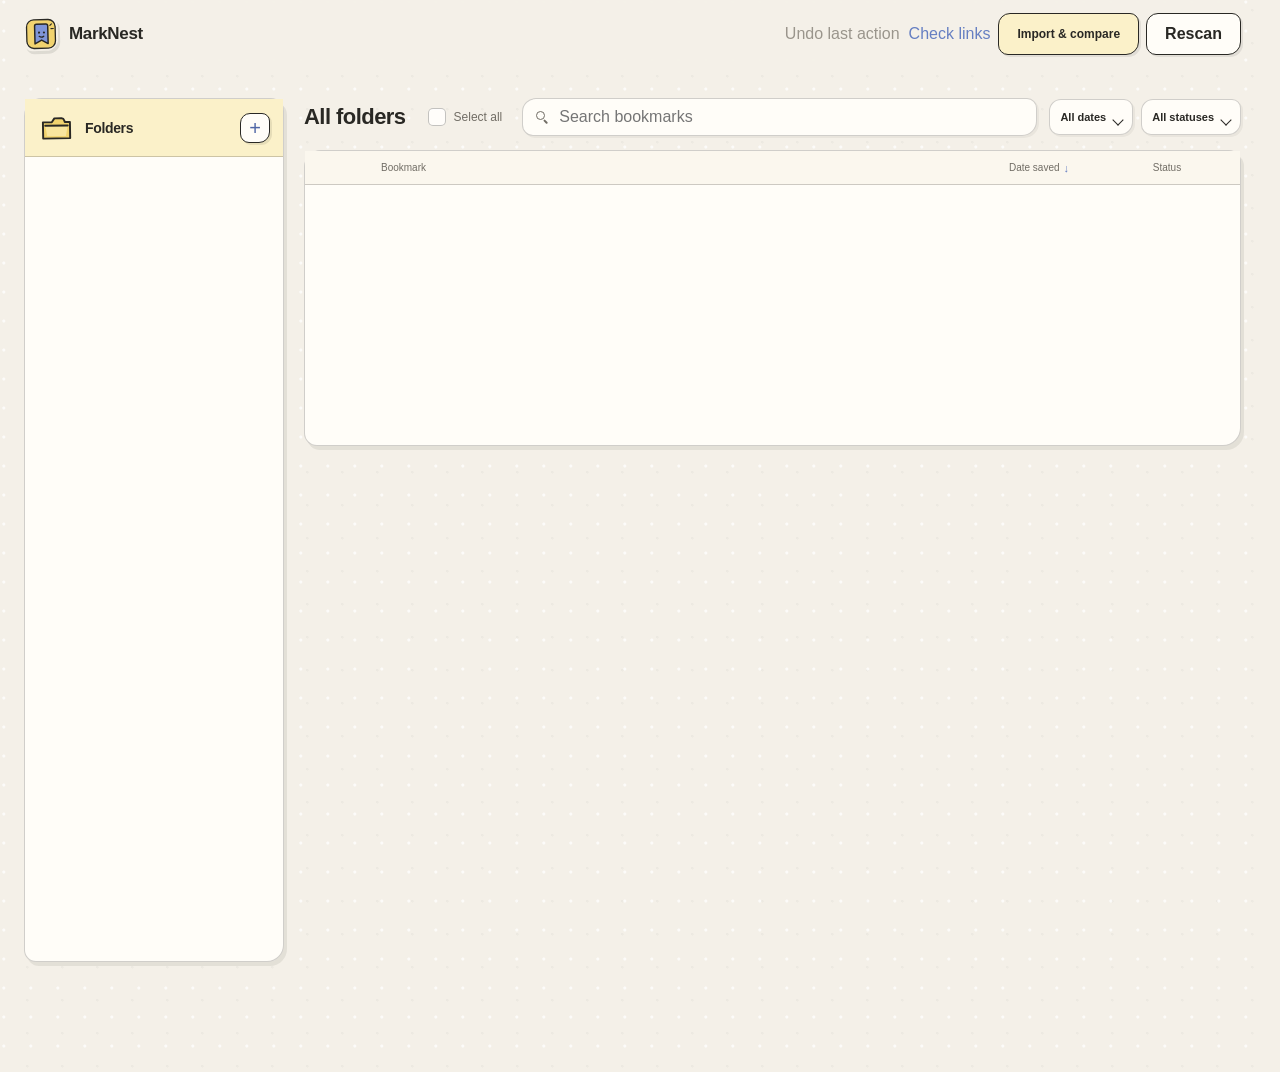
<file: index.html>
<!DOCTYPE html>
<html lang="zh-CN">
<head>
  <meta charset="UTF-8">
  <meta name="viewport" content="width=device-width, initial-scale=1.0">
  <title>MarkNest</title>
  <link rel="stylesheet" href="styles/style.css">
</head>
<body>
  <main class="app">
    <header class="header">
      <a class="brand" href="#" aria-label="收藏夹整理首页">
        <img class="brand-mark" src="assets/logo.svg" alt="" aria-hidden="true">
        <span>MarkNest</span>
      </a>
      <div class="header-actions">
        <button class="text-button" id="restoreBtn" disabled>撤销上次操作</button>
        <button class="text-button" id="checkLinksBtn">检查链接</button>
        <button class="compare-entry-button" id="compareBtn">导入并比对</button>
        <button class="secondary-button" id="scanBtn">重新扫描</button>
      </div>
    </header>

    <section class="workspace" id="workspace">
      <div class="workspace-heading" hidden>
        <div>
          <h1>收藏夹整理</h1>
          <p id="scanSummary">正在读取收藏夹…</p>
        </div>
        <div class="progress-copy" hidden><strong id="visibleCount">0</strong><span>当前列表</span></div>
      </div>

      <div class="bookmark-browser">
        <aside class="folder-sidebar" aria-label="原收藏文件夹">
          <div class="folder-sidebar-heading">
            <span class="folder-sidebar-icon" aria-hidden="true">
              <svg viewBox="0 0 28 24">
                <path class="folder-shape" d="M3.2 7.3h7.1l2.1-3h5.7c1.1 0 1.8.5 2.1 1.5l.5 1.5h4.1v13H3.2v-13Z"/>
                <path class="folder-face" d="M5 10.1h18l-1.6 8.4H6.5L5 10.1Z"/>
                <path class="folder-opening" d="M5 10.1h18"/>
              </svg>
            </span>
            <div><strong>文件夹</strong><small id="folderTreeScope">按文件夹查看</small></div>
            <button class="new-folder-trigger" id="newFolderBtn" aria-label="新建文件夹" title="新建文件夹">+</button>
          </div>
          <div class="new-folder-popover" id="newFolderDialog" role="dialog" aria-labelledby="newFolderTitle" hidden>
            <strong id="newFolderTitle">新建文件夹</strong>
            <input id="newFolderName" type="text" maxlength="60" placeholder="文件夹名称" autocomplete="off" aria-label="文件夹名称">
            <select id="newFolderParent" aria-label="新建到"></select>
            <div class="new-folder-actions">
              <button class="text-button" id="cancelNewFolderBtn">取消</button>
              <button class="primary-button" id="confirmNewFolderBtn">创建</button>
            </div>
          </div>
          <nav class="folder-tree" id="folderTree"></nav>
          <footer class="folder-sidebar-footer" hidden>
            <label class="language-picker" title="界面语言">
              <span class="language-globe" aria-hidden="true"></span>
              <span class="language-label">语言</span>
              <select id="languageSelect" aria-label="界面语言">
                <option value="zh-CN">中文</option>
                <option value="en">English</option>
                <option value="ja">日本語</option>
                <option value="fr">Français</option>
                <option value="de">Deutsch</option>
              </select>
            </label>
          </footer>
        </aside>

        <div class="bookmark-content">
          <div class="list-toolbar">
            <div class="toolbar-primary">
              <div class="toolbar-context">
                <strong id="activeFolderName">全部文件夹</strong>
                <span id="activeFolderHint" hidden></span>
              </div>
              <button class="delete-folder-button" id="deleteFolderBtn" hidden>删除文件夹</button>
            </div>
            <div class="select-all" id="selectAllControl" role="button" tabindex="0" aria-label="全选">
              <input type="checkbox" id="selectAll">
              <span id="selectAllText">全选</span>
            </div>
            <label class="search-box">
              <span class="search-icon" aria-hidden="true"></span>
              <input id="searchInput" type="search" placeholder="搜索收藏">
            </label>
            <div class="toolbar-filters" aria-label="列表筛选">
              <label class="status-filter toolbar-filter date-filter">
                <select id="dateFilter" aria-label="按收藏年份筛选">
                  <option value="all">全部时间</option>
                </select>
              </label>
              <label class="status-filter toolbar-filter">
                <select id="statusFilter" aria-label="按状态筛选">
                  <option value="all">全部状态</option>
                  <option value="duplicates">同站页面</option>
                  <option value="ancient">一年未打开</option>
                  <option value="broken">失效链接</option>
                </select>
              </label>
            </div>
          </div>
          <nav class="folder-quick-filters" id="folderQuickFilters" aria-label="当前文件夹筛选">
            <button data-folder-issue="all">全部 <b id="quickCountAll">0</b></button>
            <button data-folder-issue="duplicates">同站页面 <b id="quickCountDuplicates">0</b></button>
            <button data-folder-issue="ancient">一年未打开 <b id="quickCountAncient">0</b></button>
          </nav>
          <section class="bookmark-panel" id="bookmarkPanel" aria-live="polite">
            <div class="bookmark-columns-header">
              <span></span><span>收藏名称</span>
              <button class="date-sort-button" id="dateSortBtn" type="button" aria-label="按收藏时间从新到旧排序">收藏时间 <span id="dateSortIcon">↓</span></button>
              <span>状态</span>
            </div>
            <div id="bookmarkList" class="bookmark-list"></div>
          </section>
        </div>
      </div>
    </section>
  </main>

  <aside class="action-bar" id="actionBar" aria-live="polite">
    <div class="selection-meta">
      <div class="selection-count"><strong id="selectedCount">0</strong><span>已选</span></div>
    </div>
    <div class="action-controls">
      <span class="drag-hint">拖到左侧文件夹移动</span>
      <label class="folder-select" hidden>
        <span>移动到</span>
        <select id="targetFolder" aria-label="选择目标文件夹"></select>
      </label>
      <button class="move-button" id="moveBtn" disabled hidden>移动</button>
      <button class="export-button" id="exportBtn" disabled>导出</button>
      <span class="action-divider"></span>
      <button class="delete-button" id="deleteBtn" disabled>删除</button>
    </div>
  </aside>

  <div class="confirm-dialog" id="confirmDialog" role="dialog" aria-modal="true" aria-labelledby="confirmTitle" hidden>
    <div class="dialog-card">
      <span class="dialog-icon" aria-hidden="true">!</span>
      <h2 id="confirmTitle">确认删除这些收藏？</h2>
      <p id="confirmText">可通过右上角撤销恢复。</p>
      <div class="dialog-actions">
        <button class="secondary-button" id="cancelDeleteBtn">取消</button>
        <button class="delete-button" id="confirmDeleteBtn">确认删除</button>
      </div>
    </div>
  </div>

  <div class="confirm-dialog" id="linkPermissionDialog" role="dialog" aria-modal="true" aria-labelledby="linkPermissionTitle" hidden>
    <div class="dialog-card permission-dialog-card">
      <span class="permission-mark" aria-hidden="true">✓</span>
      <h2 id="linkPermissionTitle">允许检查收藏链接？</h2>
      <p id="linkPermissionText">需要访问收藏中的网站，才能判断链接是否仍可打开。仅检查响应状态，不保存页面内容。</p>
      <div class="permission-note"><strong>仅在你点击检查时使用</strong><span>授权一次，后续无需重复确认</span></div>
      <div class="dialog-actions">
        <button class="secondary-button" id="cancelLinkPermissionBtn">暂不检查</button>
        <button class="primary-button" id="grantLinkPermissionBtn">允许并检查</button>
      </div>
      <button class="permission-settings-button" id="openExtensionSettingsBtn" hidden>打开扩展设置</button>
    </div>
  </div>

  <div class="confirm-dialog compare-dialog" id="compareDialog" role="dialog" aria-modal="true" aria-labelledby="compareTitle" hidden>
    <div class="dialog-card compare-dialog-card">
      <header class="compare-heading">
        <div>
          <span class="compare-kicker">跨浏览器迁移</span>
          <h2 id="compareTitle">导入并比对书签</h2>
          <p>选择任意浏览器导出的 HTML 文件。文件只在本地解析，不会上传。</p>
        </div>
        <button class="dialog-close" id="closeCompareBtn" aria-label="关闭">×</button>
      </header>

      <section class="compare-upload" id="compareUpload">
        <span class="compare-upload-illustration" aria-hidden="true"><i></i><b>＋</b></span>
        <div><strong>选择书签 HTML 文件</strong><span>支持 Chrome、Edge、Firefox、Safari、Atlas 等标准导出文件</span></div>
        <button class="primary-button" id="chooseCompareFileBtn">选择文件</button>
        <input id="compareFileInput" type="file" accept=".html,.htm,text/html" hidden>
      </section>

      <section class="compare-results" id="compareResults" hidden>
        <div class="compare-file-bar">
          <div><strong id="compareFileName">书签文件</strong><span id="compareFileMeta">已完成比对</span></div>
          <button class="text-button" id="replaceCompareFileBtn">更换文件</button>
        </div>
        <nav class="compare-tabs" id="compareTabs" aria-label="比对结果">
          <button class="active" data-compare-tab="missing"><strong id="compareMissingCount">0</strong><span>文件独有</span></button>
          <button data-compare-tab="changed"><strong id="compareChangedCount">0</strong><span>信息不同</span></button>
          <button data-compare-tab="shared"><strong id="compareSharedCount">0</strong><span>两边都有</span></button>
          <button data-compare-tab="extra"><strong id="compareExtraCount">0</strong><span>Chrome 独有</span></button>
        </nav>
        <div class="compare-list-toolbar">
          <label id="compareSelectAllLabel"><input type="checkbox" id="compareSelectAll"><span>全选文件独有项</span></label>
          <span id="compareListHint">可选择导入到 Chrome</span>
        </div>
        <div class="compare-list" id="compareList"></div>
        <footer class="compare-actions">
          <label><span>导入到</span><select id="compareTargetFolder" aria-label="选择导入目标文件夹"></select></label>
          <label class="preserve-folders"><input type="checkbox" id="preserveCompareFolders" checked><span>保留原文件夹结构</span></label>
          <button class="primary-button" id="importComparedBtn" disabled>导入所选</button>
        </footer>
      </section>
    </div>
  </div>

  <div class="toast" id="toast"></div>
  <script src="scripts/i18n.js"></script>
  <script src="scripts/app.js"></script>
</body>
</html>
</file>
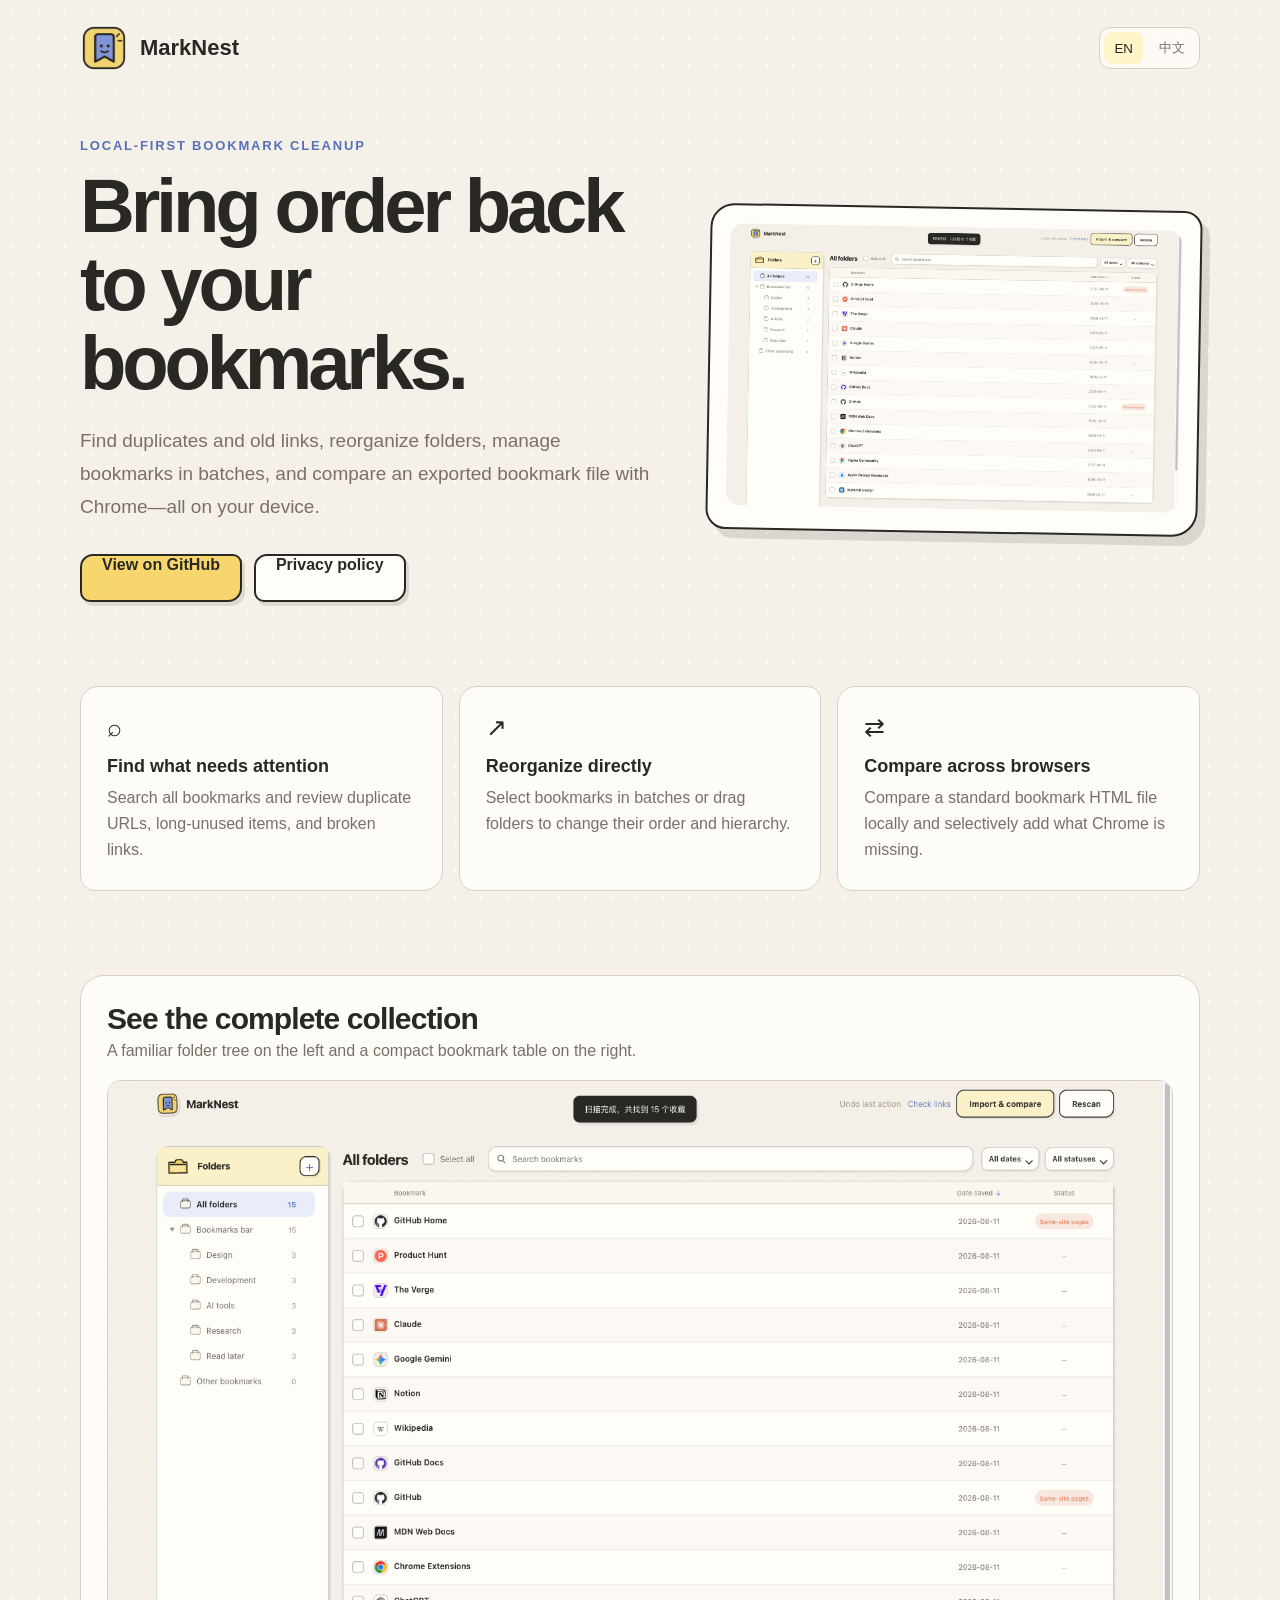
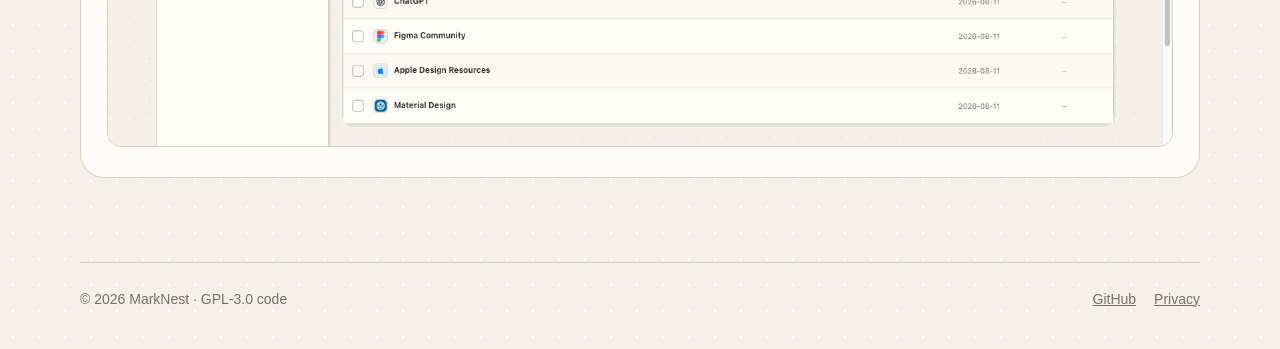
<file: docs/index.html>
<!doctype html>
<html lang="en">
<head>
  <meta charset="utf-8">
  <meta name="viewport" content="width=device-width, initial-scale=1">
  <meta name="description" content="MarkNest is a local-first Chrome extension for organizing and comparing browser bookmarks.">
  <title>MarkNest · Browser bookmark organizer</title>
  <style>
    :root{color-scheme:light;--ink:#292824;--muted:#777167;--paper:#f5f1e8;--card:#fffdf9;--yellow:#f7d76d;--yellow-soft:#fff5c8;--blue:#6c86c9;--line:#d7d1c5}
    *{box-sizing:border-box}html{scroll-behavior:smooth}body{margin:0;color:var(--ink);background-color:var(--paper);background-image:radial-gradient(#fff 1.2px,transparent 1.2px);background-size:26px 26px;font-family:-apple-system,BlinkMacSystemFont,"Segoe UI","Noto Sans SC",sans-serif}
    a{color:inherit}header,main,footer{width:min(1120px,calc(100% - 40px));margin:auto}.topbar{display:flex;align-items:center;justify-content:space-between;padding:24px 0}.brand{display:flex;align-items:center;gap:12px;text-decoration:none}.brand img{width:48px;height:48px}.brand strong{font-size:22px}.lang{display:flex;gap:6px;padding:4px;background:rgba(255,253,249,.8);border:1px solid var(--line);border-radius:12px}.lang button{padding:7px 10px;color:var(--muted);background:transparent;border:0;border-radius:8px;cursor:pointer}.lang button.active{color:var(--ink);background:var(--yellow-soft)}
    main{padding:42px 0 84px}.hero{display:grid;grid-template-columns:minmax(0,1fr) minmax(360px,.86fr);align-items:center;gap:56px}.eyebrow{color:#5671b5;font-size:13px;font-weight:800;letter-spacing:.14em;text-transform:uppercase}.hero h1{max-width:720px;margin:14px 0 22px;font-size:clamp(44px,7vw,76px);line-height:1.03;letter-spacing:-.055em}.hero p{max-width:670px;margin:0;color:var(--muted);font-size:19px;line-height:1.75}.actions{display:flex;flex-wrap:wrap;gap:12px;margin-top:30px}.button{display:inline-flex;align-items:center;min-height:48px;padding:0 20px;text-decoration:none;font-weight:750;border:2px solid var(--ink);border-radius:13px 9px 14px 10px;background:var(--yellow);box-shadow:3px 4px 0 rgba(41,40,36,.12)}.button.secondary{background:var(--card)}.hero-art{max-height:660px;padding:18px;overflow:hidden;border:2px solid var(--ink);border-radius:24px 18px 26px 20px;background:var(--card);box-shadow:8px 9px 0 rgba(41,40,36,.13);transform:rotate(1deg)}.hero-art img{display:block;width:100%;border-radius:14px}
    .features{display:grid;grid-template-columns:repeat(3,1fr);gap:16px;margin:84px 0}.feature{padding:26px;border:1.5px solid var(--line);border-radius:18px 13px 20px 15px;background:rgba(255,253,249,.94)}.feature span{font-size:25px}.feature h2{margin:14px 0 8px;font-size:18px}.feature p{margin:0;color:var(--muted);line-height:1.65}.preview{padding:26px;border:1.5px solid var(--line);border-radius:24px;background:rgba(255,253,249,.94)}.preview-head{display:flex;align-items:end;justify-content:space-between;gap:16px;margin-bottom:20px}.preview h2{margin:0;font-size:30px;letter-spacing:-.03em}.preview p{margin:6px 0 0;color:var(--muted)}.preview img{display:block;width:100%;border:1px solid var(--line);border-radius:14px}
    footer{display:flex;justify-content:space-between;gap:18px;padding:28px 0 42px;color:var(--muted);font-size:14px;border-top:1px solid var(--line)}footer nav{display:flex;gap:18px}
    [data-lang]{display:none!important}html[data-locale="en"] [data-lang="en"],html[data-locale="zh"] [data-lang="zh"]{display:revert!important}
    @media(max-width:820px){.hero{grid-template-columns:1fr}.hero-art{transform:none}.features{grid-template-columns:1fr}.preview{padding:14px}.preview-head,footer{align-items:flex-start;flex-direction:column}}
  </style>
</head>
<body>
  <header>
    <div class="topbar">
      <a class="brand" href="./"><img src="./icon128.png" alt=""><strong>MarkNest</strong></a>
      <div class="lang" aria-label="Language"><button data-set-lang="en">EN</button><button data-set-lang="zh">中文</button></div>
    </div>
  </header>
  <main>
    <section class="hero">
      <div>
        <div class="eyebrow" data-lang="en">Local-first bookmark cleanup</div><div class="eyebrow" data-lang="zh">本地优先的收藏整理</div>
        <h1 data-lang="en">Bring order back to your bookmarks.</h1><h1 data-lang="zh">让浏览器收藏，重新变得清楚。</h1>
        <p data-lang="en">Find duplicates and old links, reorganize folders, manage bookmarks in batches, and compare an exported bookmark file with Chrome—all on your device.</p>
        <p data-lang="zh">查找重复与长期未用的收藏，整理文件夹、批量移动和删除，并将其他浏览器导出的书签文件与 Chrome 本地比对。</p>
        <div class="actions"><a class="button" href="https://github.com/tinxixii/MarkNest" data-lang="en">View on GitHub</a><a class="button" href="https://github.com/tinxixii/MarkNest" data-lang="zh">前往 GitHub</a><a class="button secondary" href="./privacy/" data-lang="en">Privacy policy</a><a class="button secondary" href="./privacy/" data-lang="zh">隐私政策</a></div>
      </div>
      <div class="hero-art"><img data-lang="en" src="./images/screenshots/en/organizer.png" alt="MarkNest organizer"><img data-lang="zh" src="./images/screenshots/zh-CN/organizer.png" alt="MarkNest 深度整理界面"></div>
    </section>
    <section class="features">
      <article class="feature"><span>⌕</span><h2 data-lang="en">Find what needs attention</h2><h2 data-lang="zh">先找到需要整理的内容</h2><p data-lang="en">Search all bookmarks and review duplicate URLs, long-unused items, and broken links.</p><p data-lang="zh">搜索全部收藏，集中查看重复网址、长期未打开和失效链接。</p></article>
      <article class="feature"><span>↗</span><h2 data-lang="en">Reorganize directly</h2><h2 data-lang="zh">直接完成重新分类</h2><p data-lang="en">Select bookmarks in batches or drag folders to change their order and hierarchy.</p><p data-lang="zh">批量选择收藏进行移动和删除，也可以拖拽文件夹调整顺序与层级。</p></article>
      <article class="feature"><span>⇄</span><h2 data-lang="en">Compare across browsers</h2><h2 data-lang="zh">跨浏览器书签比对</h2><p data-lang="en">Compare a standard bookmark HTML file locally and selectively add what Chrome is missing.</p><p data-lang="zh">在本地比对标准书签 HTML 文件，选择性补充 Chrome 中缺少的内容。</p></article>
    </section>
    <section class="preview"><div class="preview-head"><div><h2 data-lang="en">See the complete collection</h2><h2 data-lang="zh">首屏查看收藏全貌</h2><p data-lang="en">A familiar folder tree on the left and a compact bookmark table on the right.</p><p data-lang="zh">左侧保留熟悉的文件夹树，右侧紧凑展示收藏内容。</p></div></div><img data-lang="en" src="./images/screenshots/en/organizer.png" alt="MarkNest organizer"><img data-lang="zh" src="./images/screenshots/zh-CN/organizer.png" alt="MarkNest 深度整理界面"></section>
  </main>
  <footer><span>© 2026 MarkNest · GPL-3.0 code</span><nav><a href="https://github.com/tinxixii/MarkNest">GitHub</a><a href="./privacy/" data-lang="en">Privacy</a><a href="./privacy/" data-lang="zh">隐私</a></nav></footer>
  <script>
    (()=>{const saved=localStorage.getItem('marknest-site-language');const initial=saved||((navigator.language||'en').toLowerCase().startsWith('zh')?'zh':'en');function set(locale){document.documentElement.dataset.locale=locale;document.documentElement.lang=locale==='zh'?'zh-CN':'en';document.title=locale==='zh'?'MarkNest · 浏览器收藏整理':'MarkNest · Browser bookmark organizer';document.querySelectorAll('[data-set-lang]').forEach(button=>button.classList.toggle('active',button.dataset.setLang===locale));localStorage.setItem('marknest-site-language',locale)}document.querySelectorAll('[data-set-lang]').forEach(button=>button.addEventListener('click',()=>set(button.dataset.setLang)));set(initial)})();
  </script>
</body>
</html>
</file>
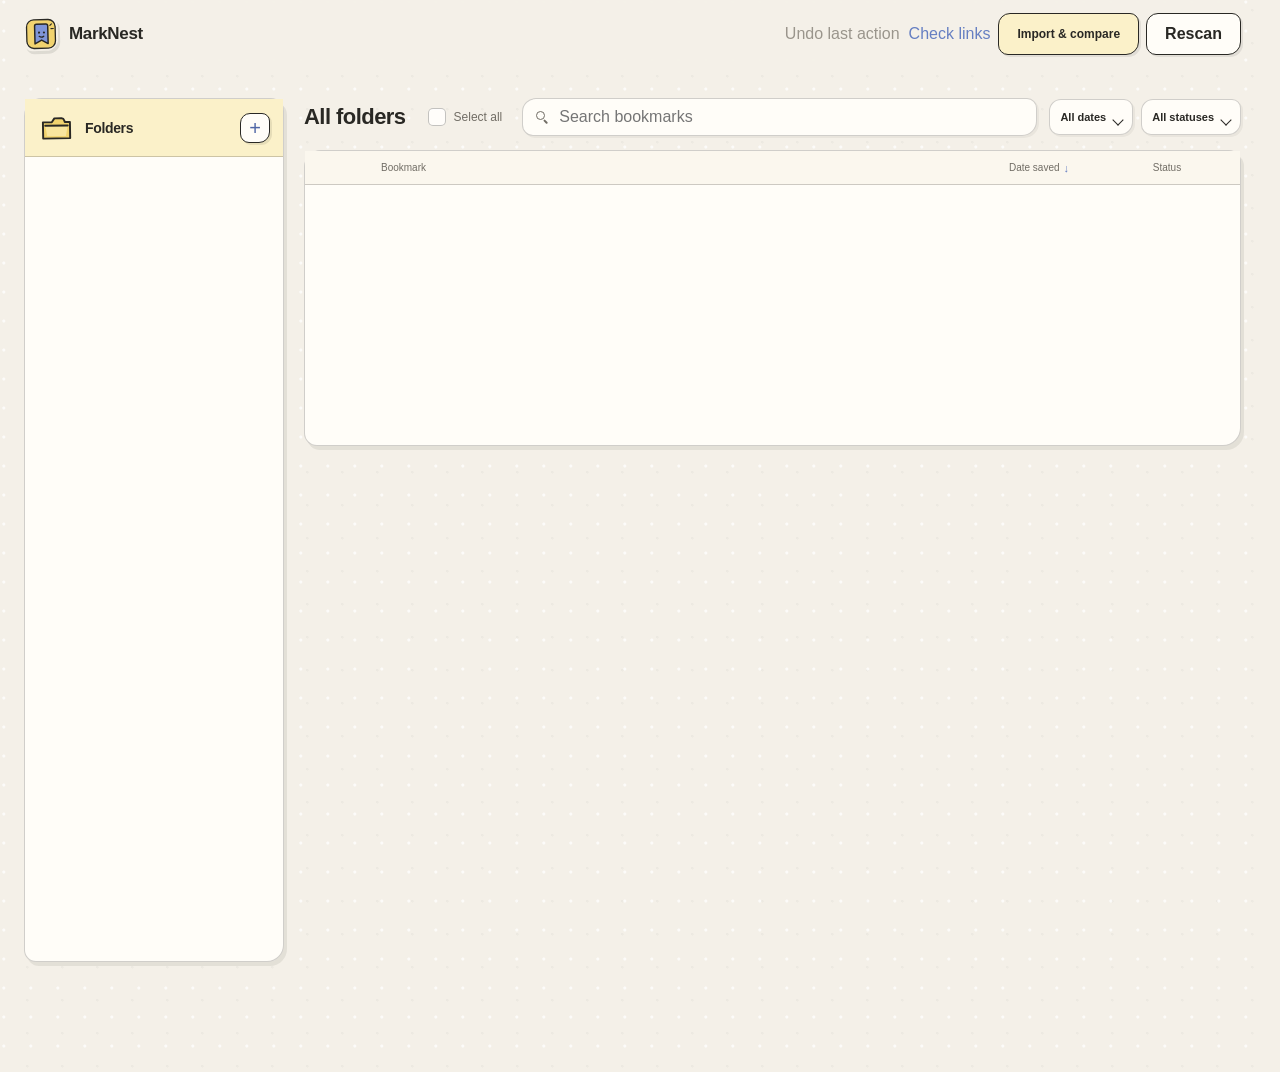
<file: extension/index.html>
<!DOCTYPE html>
<html lang="zh-CN">
<head>
  <meta charset="UTF-8">
  <meta name="viewport" content="width=device-width, initial-scale=1.0">
  <title>MarkNest</title>
  <link rel="stylesheet" href="styles/style.css">
</head>
<body>
  <main class="app">
    <header class="header">
      <a class="brand" href="#" aria-label="收藏夹整理首页">
        <img class="brand-mark" src="assets/logo.svg" alt="" aria-hidden="true">
        <span>MarkNest</span>
      </a>
      <div class="header-actions">
        <button class="text-button" id="restoreBtn" disabled>撤销上次操作</button>
        <button class="text-button" id="checkLinksBtn">检查链接</button>
        <button class="compare-entry-button" id="compareBtn">导入并比对</button>
        <button class="secondary-button" id="scanBtn">重新扫描</button>
      </div>
    </header>

    <section class="workspace" id="workspace">
      <div class="workspace-heading" hidden>
        <div>
          <h1>收藏夹整理</h1>
          <p id="scanSummary">正在读取收藏夹…</p>
        </div>
        <div class="progress-copy" hidden><strong id="visibleCount">0</strong><span>当前列表</span></div>
      </div>

      <div class="bookmark-browser">
        <aside class="folder-sidebar" aria-label="原收藏文件夹">
          <div class="folder-sidebar-heading">
            <span class="folder-sidebar-icon" aria-hidden="true">
              <svg viewBox="0 0 28 24">
                <path class="folder-shape" d="M3.2 7.3h7.1l2.1-3h5.7c1.1 0 1.8.5 2.1 1.5l.5 1.5h4.1v13H3.2v-13Z"/>
                <path class="folder-face" d="M5 10.1h18l-1.6 8.4H6.5L5 10.1Z"/>
                <path class="folder-opening" d="M5 10.1h18"/>
              </svg>
            </span>
            <div><strong>文件夹</strong><small id="folderTreeScope">按文件夹查看</small></div>
            <button class="new-folder-trigger" id="newFolderBtn" aria-label="新建文件夹" title="新建文件夹">+</button>
          </div>
          <div class="new-folder-popover" id="newFolderDialog" role="dialog" aria-labelledby="newFolderTitle" hidden>
            <strong id="newFolderTitle">新建文件夹</strong>
            <input id="newFolderName" type="text" maxlength="60" placeholder="文件夹名称" autocomplete="off" aria-label="文件夹名称">
            <select id="newFolderParent" aria-label="新建到"></select>
            <div class="new-folder-actions">
              <button class="text-button" id="cancelNewFolderBtn">取消</button>
              <button class="primary-button" id="confirmNewFolderBtn">创建</button>
            </div>
          </div>
          <nav class="folder-tree" id="folderTree"></nav>
          <footer class="folder-sidebar-footer" hidden>
            <label class="language-picker" title="界面语言">
              <span class="language-globe" aria-hidden="true"></span>
              <span class="language-label">语言</span>
              <select id="languageSelect" aria-label="界面语言">
                <option value="zh-CN">中文</option>
                <option value="en">English</option>
                <option value="ja">日本語</option>
                <option value="fr">Français</option>
                <option value="de">Deutsch</option>
              </select>
            </label>
          </footer>
        </aside>

        <div class="bookmark-content">
          <div class="list-toolbar">
            <div class="toolbar-primary">
              <div class="toolbar-context">
                <strong id="activeFolderName">全部文件夹</strong>
                <span id="activeFolderHint" hidden></span>
              </div>
              <button class="delete-folder-button" id="deleteFolderBtn" hidden>删除文件夹</button>
            </div>
            <div class="select-all" id="selectAllControl" role="button" tabindex="0" aria-label="全选">
              <input type="checkbox" id="selectAll">
              <span id="selectAllText">全选</span>
            </div>
            <label class="search-box">
              <span class="search-icon" aria-hidden="true"></span>
              <input id="searchInput" type="search" placeholder="搜索收藏">
            </label>
            <div class="toolbar-filters" aria-label="列表筛选">
              <label class="status-filter toolbar-filter date-filter">
                <select id="dateFilter" aria-label="按收藏年份筛选">
                  <option value="all">全部时间</option>
                </select>
              </label>
              <label class="status-filter toolbar-filter">
                <select id="statusFilter" aria-label="按状态筛选">
                  <option value="all">全部状态</option>
                  <option value="duplicates">同站页面</option>
                  <option value="ancient">一年未打开</option>
                  <option value="broken">失效链接</option>
                </select>
              </label>
            </div>
          </div>
          <nav class="folder-quick-filters" id="folderQuickFilters" aria-label="当前文件夹筛选">
            <button data-folder-issue="all">全部 <b id="quickCountAll">0</b></button>
            <button data-folder-issue="duplicates">同站页面 <b id="quickCountDuplicates">0</b></button>
            <button data-folder-issue="ancient">一年未打开 <b id="quickCountAncient">0</b></button>
          </nav>
          <section class="bookmark-panel" id="bookmarkPanel" aria-live="polite">
            <div class="bookmark-columns-header">
              <span></span><span>收藏名称</span>
              <button class="date-sort-button" id="dateSortBtn" type="button" aria-label="按收藏时间从新到旧排序">收藏时间 <span id="dateSortIcon">↓</span></button>
              <span>状态</span>
            </div>
            <div id="bookmarkList" class="bookmark-list"></div>
          </section>
        </div>
      </div>
    </section>
  </main>

  <aside class="action-bar" id="actionBar" aria-live="polite">
    <div class="selection-meta">
      <div class="selection-count"><strong id="selectedCount">0</strong><span>已选</span></div>
    </div>
    <div class="action-controls">
      <span class="drag-hint">拖到左侧文件夹移动</span>
      <label class="folder-select" hidden>
        <span>移动到</span>
        <select id="targetFolder" aria-label="选择目标文件夹"></select>
      </label>
      <button class="move-button" id="moveBtn" disabled hidden>移动</button>
      <button class="export-button" id="exportBtn" disabled>导出</button>
      <span class="action-divider"></span>
      <button class="delete-button" id="deleteBtn" disabled>删除</button>
    </div>
  </aside>

  <div class="confirm-dialog" id="confirmDialog" role="dialog" aria-modal="true" aria-labelledby="confirmTitle" hidden>
    <div class="dialog-card">
      <span class="dialog-icon" aria-hidden="true">!</span>
      <h2 id="confirmTitle">确认删除这些收藏？</h2>
      <p id="confirmText">可通过右上角撤销恢复。</p>
      <div class="dialog-actions">
        <button class="secondary-button" id="cancelDeleteBtn">取消</button>
        <button class="delete-button" id="confirmDeleteBtn">确认删除</button>
      </div>
    </div>
  </div>

  <div class="confirm-dialog" id="linkPermissionDialog" role="dialog" aria-modal="true" aria-labelledby="linkPermissionTitle" hidden>
    <div class="dialog-card permission-dialog-card">
      <span class="permission-mark" aria-hidden="true">✓</span>
      <h2 id="linkPermissionTitle">允许检查收藏链接？</h2>
      <p id="linkPermissionText">需要访问收藏中的网站，才能判断链接是否仍可打开。仅检查响应状态，不保存页面内容。</p>
      <div class="permission-note"><strong>仅在你点击检查时使用</strong><span>授权一次，后续无需重复确认</span></div>
      <div class="dialog-actions">
        <button class="secondary-button" id="cancelLinkPermissionBtn">暂不检查</button>
        <button class="primary-button" id="grantLinkPermissionBtn">允许并检查</button>
      </div>
      <button class="permission-settings-button" id="openExtensionSettingsBtn" hidden>打开扩展设置</button>
    </div>
  </div>

  <div class="confirm-dialog compare-dialog" id="compareDialog" role="dialog" aria-modal="true" aria-labelledby="compareTitle" hidden>
    <div class="dialog-card compare-dialog-card">
      <header class="compare-heading">
        <div>
          <span class="compare-kicker">跨浏览器迁移</span>
          <h2 id="compareTitle">导入并比对书签</h2>
          <p>选择任意浏览器导出的 HTML 文件。文件只在本地解析，不会上传。</p>
        </div>
        <button class="dialog-close" id="closeCompareBtn" aria-label="关闭">×</button>
      </header>

      <section class="compare-upload" id="compareUpload">
        <span class="compare-upload-illustration" aria-hidden="true"><i></i><b>＋</b></span>
        <div><strong>选择书签 HTML 文件</strong><span>支持 Chrome、Edge、Firefox、Safari、Atlas 等标准导出文件</span></div>
        <button class="primary-button" id="chooseCompareFileBtn">选择文件</button>
        <input id="compareFileInput" type="file" accept=".html,.htm,text/html" hidden>
      </section>

      <section class="compare-results" id="compareResults" hidden>
        <div class="compare-file-bar">
          <div><strong id="compareFileName">书签文件</strong><span id="compareFileMeta">已完成比对</span></div>
          <button class="text-button" id="replaceCompareFileBtn">更换文件</button>
        </div>
        <nav class="compare-tabs" id="compareTabs" aria-label="比对结果">
          <button class="active" data-compare-tab="missing"><strong id="compareMissingCount">0</strong><span>文件独有</span></button>
          <button data-compare-tab="changed"><strong id="compareChangedCount">0</strong><span>信息不同</span></button>
          <button data-compare-tab="shared"><strong id="compareSharedCount">0</strong><span>两边都有</span></button>
          <button data-compare-tab="extra"><strong id="compareExtraCount">0</strong><span>Chrome 独有</span></button>
        </nav>
        <div class="compare-list-toolbar">
          <label id="compareSelectAllLabel"><input type="checkbox" id="compareSelectAll"><span>全选文件独有项</span></label>
          <span id="compareListHint">可选择导入到 Chrome</span>
        </div>
        <div class="compare-list" id="compareList"></div>
        <footer class="compare-actions">
          <label><span>导入到</span><select id="compareTargetFolder" aria-label="选择导入目标文件夹"></select></label>
          <label class="preserve-folders"><input type="checkbox" id="preserveCompareFolders" checked><span>保留原文件夹结构</span></label>
          <button class="primary-button" id="importComparedBtn" disabled>导入所选</button>
        </footer>
      </section>
    </div>
  </div>

  <div class="toast" id="toast"></div>
  <script src="scripts/i18n.js"></script>
  <script src="scripts/bookmark-service.js"></script>
  <script src="scripts/app.js"></script>
</body>
</html>
</file>
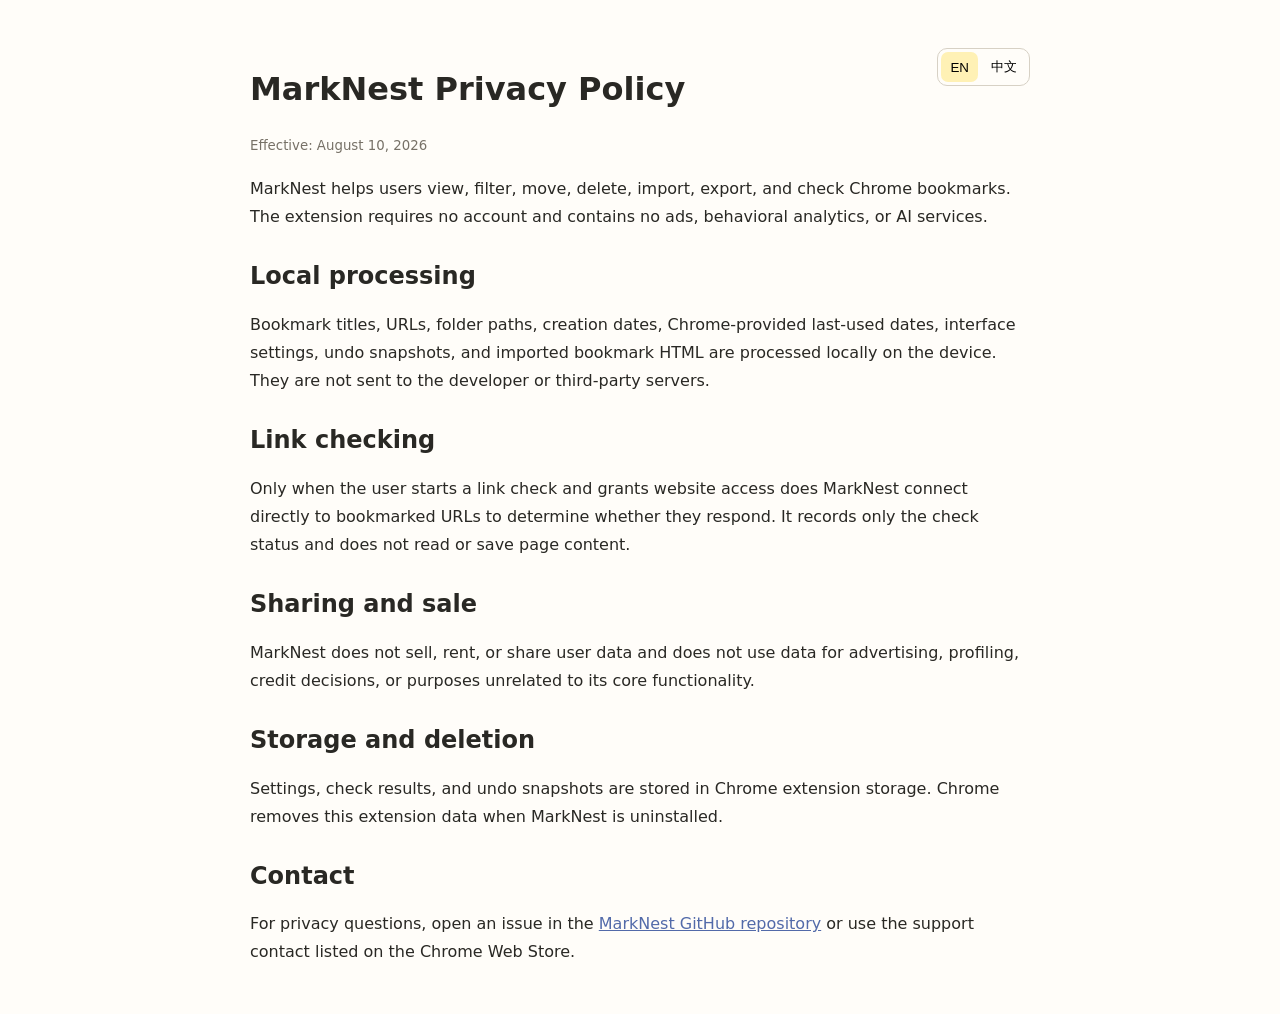
<file: docs/privacy/index.html>
<!doctype html>
<html lang="en">
<head>
  <meta charset="utf-8">
  <meta name="viewport" content="width=device-width,initial-scale=1">
  <title>MarkNest Privacy Policy</title>
  <style>body{max-width:780px;margin:48px auto;padding:0 24px;color:#292824;background:#fffdf9;font:16px/1.75 system-ui,-apple-system,sans-serif}header{display:flex;align-items:start;justify-content:space-between;gap:20px}h1,h2{line-height:1.25}h2{margin-top:30px}small{color:#777167}.lang{display:flex;gap:4px;padding:3px;border:1px solid #d7d1c5;border-radius:10px}.lang button{padding:6px 9px;border:0;border-radius:7px;background:transparent;cursor:pointer}.lang button.active{background:#fff1b5}[data-lang]{display:none}html[data-locale="en"] [data-lang="en"],html[data-locale="zh"] [data-lang="zh"]{display:revert}a{color:#526aa9}</style>
</head>
<body>
  <header><div><h1 data-lang="en">MarkNest Privacy Policy</h1><h1 data-lang="zh">MarkNest 隐私政策</h1><small data-lang="en">Effective: August 10, 2026</small><small data-lang="zh">生效日期：2026 年 8 月 10 日</small></div><div class="lang"><button data-set-lang="en">EN</button><button data-set-lang="zh">中文</button></div></header>
  <p data-lang="en">MarkNest helps users view, filter, move, delete, import, export, and check Chrome bookmarks. The extension requires no account and contains no ads, behavioral analytics, or AI services.</p>
  <p data-lang="zh">MarkNest 用于帮助用户查看、筛选、移动、删除、导入、导出和检查 Chrome 收藏。扩展不要求账号，不包含广告、行为分析或 AI 服务。</p>
  <h2 data-lang="en">Local processing</h2><h2 data-lang="zh">本地处理</h2>
  <p data-lang="en">Bookmark titles, URLs, folder paths, creation dates, Chrome-provided last-used dates, interface settings, undo snapshots, and imported bookmark HTML are processed locally on the device. They are not sent to the developer or third-party servers.</p>
  <p data-lang="zh">收藏标题、网址、文件夹路径、创建时间、Chrome 提供的最近使用时间、界面设置、撤销快照和导入的书签 HTML 均在设备本地处理，不会发送给开发者或第三方服务器。</p>
  <h2 data-lang="en">Link checking</h2><h2 data-lang="zh">链接检查</h2>
  <p data-lang="en">Only when the user starts a link check and grants website access does MarkNest connect directly to bookmarked URLs to determine whether they respond. It records only the check status and does not read or save page content.</p>
  <p data-lang="zh">只有当用户主动运行链接检查并授权网站访问后，扩展才会直接访问相应收藏网址，以判断其是否可连接。扩展只记录检查状态，不读取或保存页面正文。</p>
  <h2 data-lang="en">Sharing and sale</h2><h2 data-lang="zh">共享与出售</h2>
  <p data-lang="en">MarkNest does not sell, rent, or share user data and does not use data for advertising, profiling, credit decisions, or purposes unrelated to its core functionality.</p>
  <p data-lang="zh">MarkNest 不出售、出租或共享用户数据，也不将数据用于广告、画像、信用或与扩展核心用途无关的目的。</p>
  <h2 data-lang="en">Storage and deletion</h2><h2 data-lang="zh">保存和删除</h2>
  <p data-lang="en">Settings, check results, and undo snapshots are stored in Chrome extension storage. Chrome removes this extension data when MarkNest is uninstalled.</p>
  <p data-lang="zh">设置、检查结果和撤销快照保存在 Chrome 扩展存储中。卸载扩展后，Chrome 会清除这些扩展数据。</p>
  <h2 data-lang="en">Contact</h2><h2 data-lang="zh">联系</h2>
  <p data-lang="en">For privacy questions, open an issue in the <a href="https://github.com/tinxixii/MarkNest/issues">MarkNest GitHub repository</a> or use the support contact listed on the Chrome Web Store.</p>
  <p data-lang="zh">如有隐私问题，请在 <a href="https://github.com/tinxixii/MarkNest/issues">MarkNest GitHub 仓库</a>提交 Issue，或使用 Chrome 网上应用店中列出的支持联系方式。</p>
  <script>(()=>{const initial=(navigator.language||'en').toLowerCase().startsWith('zh')?'zh':'en';function set(locale){document.documentElement.dataset.locale=locale;document.documentElement.lang=locale==='zh'?'zh-CN':'en';document.title=locale==='zh'?'MarkNest 隐私政策':'MarkNest Privacy Policy';document.querySelectorAll('[data-set-lang]').forEach(button=>button.classList.toggle('active',button.dataset.setLang===locale))}document.querySelectorAll('[data-set-lang]').forEach(button=>button.addEventListener('click',()=>set(button.dataset.setLang)));set(initial)})();</script>
</body>
</html>
</file>
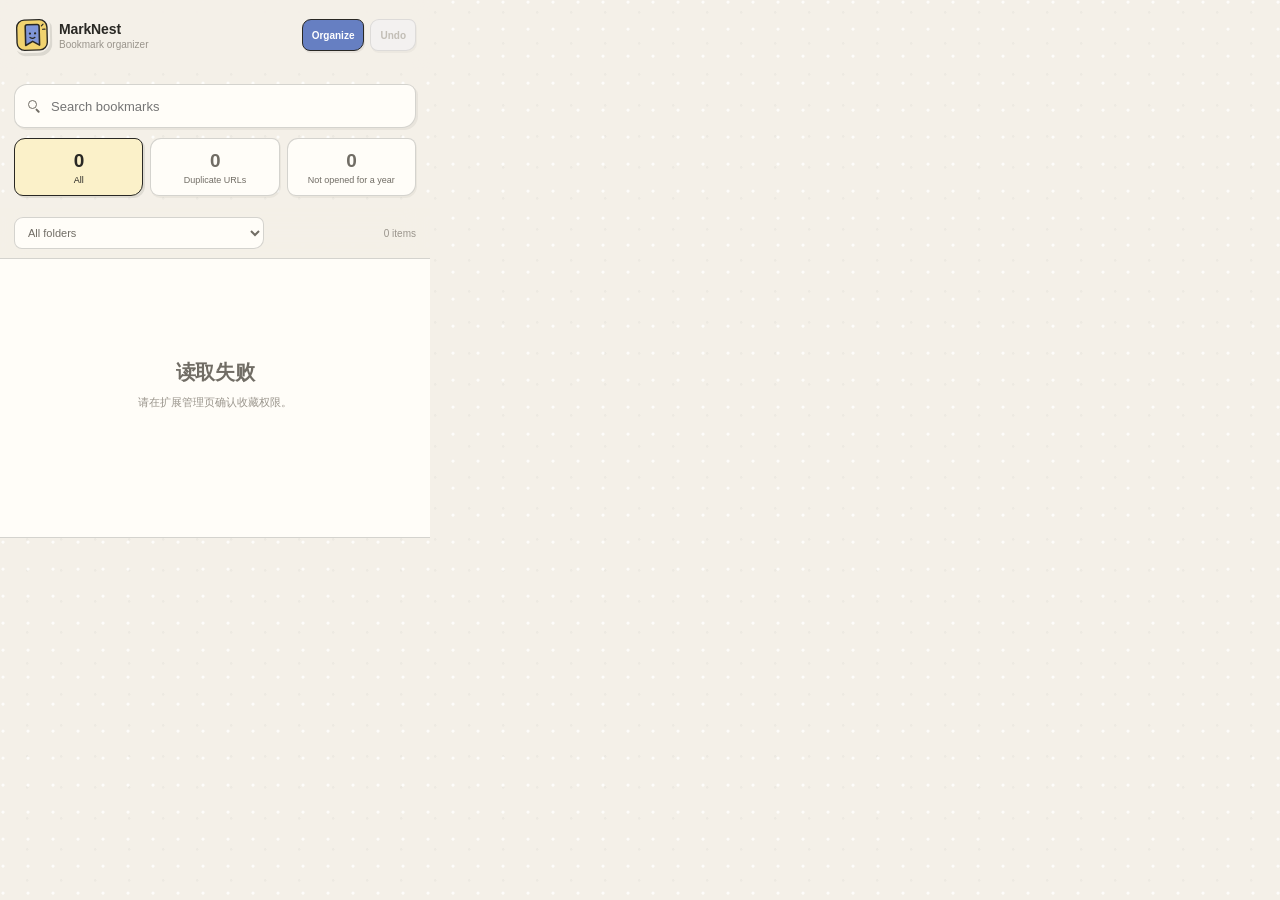
<file: popup.html>
<!DOCTYPE html>
<html lang="zh-CN">
<head>
  <meta charset="UTF-8">
  <meta name="viewport" content="width=device-width, initial-scale=1.0">
  <title>MarkNest</title>
  <link rel="stylesheet" href="styles/popup.css">
</head>
<body>
  <main class="popup-shell">
    <header class="popup-header">
      <div class="popup-brand"><img src="assets/logo.svg" alt="" aria-hidden="true"><div><strong>MarkNest</strong><small>收藏夹整理</small></div></div>
      <div class="header-actions"><button class="header-button workspace-entry" id="openWorkspaceBtn">深度整理</button><button class="header-button" id="undoBtn" disabled>撤销</button></div>
    </header>

    <label class="popup-search">
      <span class="popup-search-icon" aria-hidden="true"></span>
      <input id="searchInput" type="search" placeholder="搜索收藏" autofocus>
    </label>

    <section class="popup-summary" aria-label="收藏概况">
      <button data-filter="all" class="active"><strong id="totalCount">0</strong><span>全部</span></button>
      <button data-filter="duplicates"><strong id="duplicateCount">0</strong><span>重复网址</span></button>
      <button data-filter="ancient"><strong id="ancientCount">0</strong><span>一年未打开</span></button>
    </section>

    <div class="popup-tools">
      <select id="folderFilter" aria-label="筛选文件夹"><option value="">所有文件夹</option></select>
      <span id="resultCount">0 项</span>
    </div>

    <section class="popup-list" id="bookmarkList" aria-live="polite"></section>

    <footer class="popup-actions" id="selectionBar" hidden>
      <span><b id="selectedCount">0</b> 项</span>
      <button id="movePickerBtn" type="button">移动到…</button>
      <button class="danger" id="deleteBtn">删除</button>
    </footer>
  </main>

  <div class="popup-confirm" id="confirmDialog" hidden>
    <div><strong>删除所选收藏？</strong><p id="confirmText">删除后可通过顶部“撤销”恢复。</p><footer><button id="cancelDeleteBtn">取消</button><button class="danger" id="confirmDeleteBtn">确认删除</button></footer></div>
  </div>

  <script src="scripts/i18n.js"></script>
  <script src="scripts/popup.js"></script>
</body>
</html>
</file>
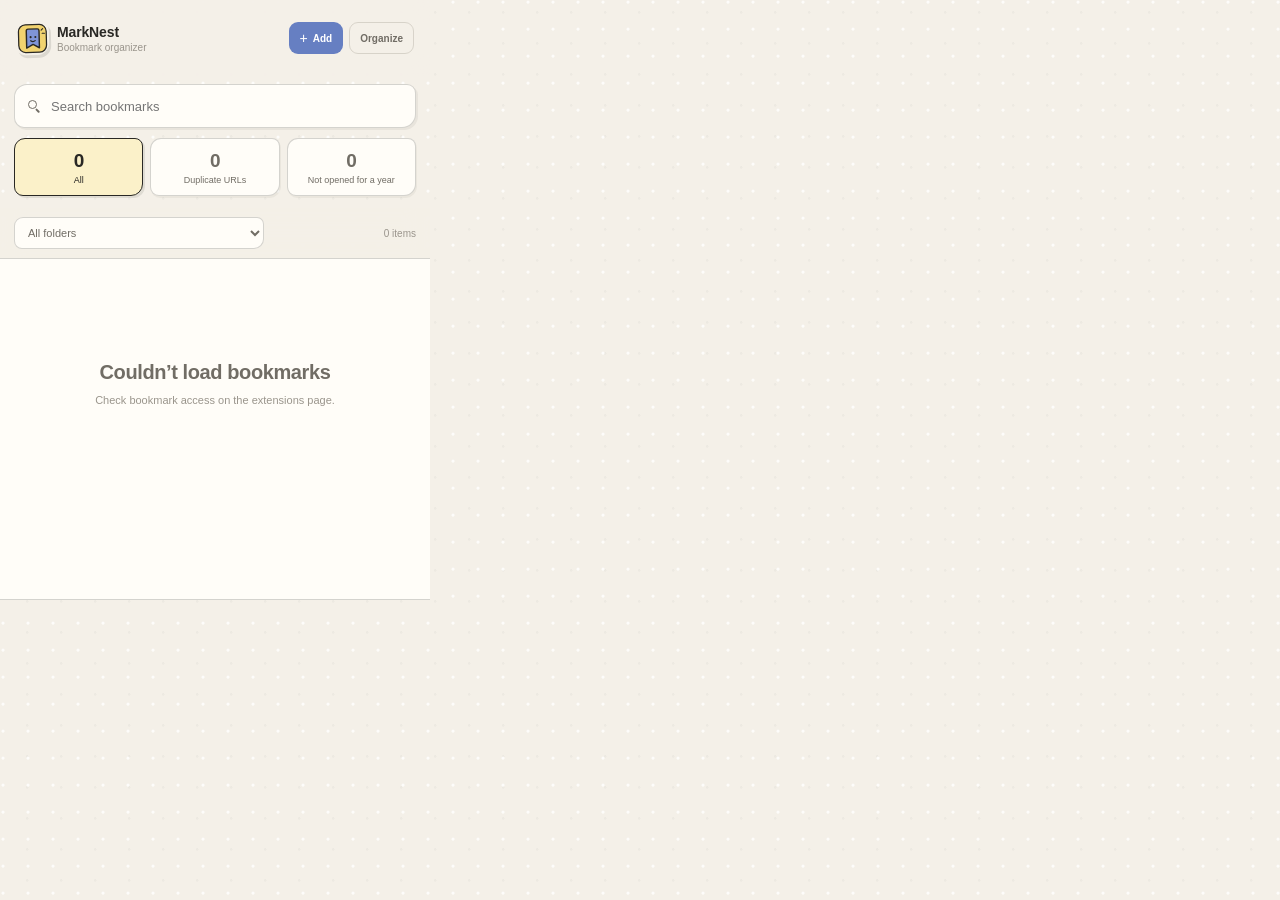
<file: extension/popup.html>
<!DOCTYPE html>
<html lang="zh-CN">
<head>
  <meta charset="UTF-8">
  <meta name="viewport" content="width=device-width, initial-scale=1.0">
  <title>MarkNest</title>
  <link rel="stylesheet" href="styles/popup.css">
  <link rel="stylesheet" href="styles/editor.css">
</head>
<body>
  <main class="popup-shell">
    <header class="popup-header">
      <div class="popup-brand"><img src="assets/logo.svg" alt="" aria-hidden="true"><div><strong>MarkNest</strong><small>收藏夹整理</small></div></div>
      <div class="header-actions"><button class="header-button add-entry" id="addBookmarkBtn">添加</button><button class="header-button workspace-entry" id="openWorkspaceBtn">深度整理</button><button class="header-button" id="undoBtn" title="撤销上一步" aria-label="撤销上一步" disabled hidden>撤销</button></div>
    </header>

    <label class="popup-search">
      <span class="popup-search-icon" aria-hidden="true"></span>
      <input id="searchInput" type="search" placeholder="搜索收藏" autofocus>
    </label>

    <section class="popup-summary" aria-label="收藏概况">
      <button data-filter="all" class="active"><strong id="totalCount">0</strong><span>全部</span></button>
      <button data-filter="duplicates"><strong id="duplicateCount">0</strong><span>重复网址</span></button>
      <button data-filter="ancient"><strong id="ancientCount">0</strong><span>一年未打开</span></button>
    </section>

    <div class="popup-tools">
      <select id="folderFilter" aria-label="筛选文件夹"><option value="">所有文件夹</option></select>
      <span id="resultCount">0 项</span>
    </div>

    <section class="popup-list" id="bookmarkList" aria-live="polite"></section>

    <footer class="popup-actions" id="selectionBar" hidden>
      <span><b id="selectedCount">0</b> 项</span>
      <button id="movePickerBtn" type="button">移动到…</button>
      <button class="danger" id="deleteBtn">删除</button>
    </footer>
  </main>

  <div class="popup-confirm" id="confirmDialog" hidden>
    <div><strong>删除所选收藏？</strong><p id="confirmText">删除后可通过顶部“撤销”恢复。</p><footer><button id="cancelDeleteBtn">取消</button><button class="danger" id="confirmDeleteBtn">确认删除</button></footer></div>
  </div>

  <div class="popup-toast" id="popupToast" role="status" aria-live="polite" hidden>
    <span id="popupToastText"></span>
    <button id="editAddedBtn" type="button" hidden>编辑</button>
    <button id="undoToastBtn" type="button" hidden>撤销</button>
  </div>

  <dialog class="bookmark-editor" id="bookmarkEditor" aria-labelledby="editorHeading" aria-describedby="editorHint">
    <form id="bookmarkForm" novalidate>
      <fieldset id="editorFields">
        <div class="editor-top">
          <header class="editor-header">
            <div class="editor-heading-group">
              <span class="editor-bookmark-mark" aria-hidden="true"><svg viewBox="0 0 20 24" fill="none"><path d="M4 3h12v18l-6-4-6 4V3Z"/></svg></span>
              <h2 id="editorHeading">添加书签</h2>
            </div>
            <button class="editor-close" id="closeEditorBtn" type="button" aria-label="关闭编辑" title="关闭编辑"><svg viewBox="0 0 20 20" aria-hidden="true"><path d="m5 5 10 10M15 5 5 15"/></svg></button>
          </header>
          <p class="editor-hint" id="editorHint">给它一个好名字，放在顺手的位置。</p>
          <div class="editor-source" translate="no">
            <span class="editor-source-icon"><img id="editorFavicon" alt=""></span>
            <span class="editor-source-copy"><span id="editorDomain"></span><span id="editorUrl"></span></span>
          </div>
        </div>

        <div class="editor-content">
          <div class="editor-field editor-name-field">
            <label for="bookmarkTitle">名称</label>
            <input id="bookmarkTitle" type="text" required maxlength="1000" autocomplete="off" spellcheck="false" aria-describedby="editorError" translate="no">
          </div>
          <div class="editor-field editor-destination-field">
            <label for="chooseFolderBtn">保存位置</label>
            <button class="chosen-folder" id="chooseFolderBtn" data-user-title type="button" aria-expanded="false" aria-controls="editorFolderPanel">
              <span class="chosen-folder-icon" aria-hidden="true"><svg viewBox="0 0 24 22"><path d="M3 6V4.5A1.5 1.5 0 0 1 4.5 3H9l2.5 3H19a2 2 0 0 1 2 2v10a2 2 0 0 1-2 2H5a2 2 0 0 1-2-2V6Z"/></svg></span>
              <span class="chosen-folder-copy"><span id="chosenFolderName"></span><small id="chosenFolderPath"></small></span>
              <svg class="chosen-folder-chevron" viewBox="0 0 16 16" aria-hidden="true"><path d="m5 6 3 3 3-3"/></svg>
            </button>
          </div>

          <section class="editor-folder-panel" id="editorFolderPanel" aria-label="选择文件夹" hidden>
            <label class="editor-folder-search">
              <span class="popup-search-icon" aria-hidden="true"></span>
              <input id="editorFolderSearch" type="search" placeholder="搜索文件夹" aria-label="搜索文件夹" autocomplete="off">
            </label>
            <nav class="editor-breadcrumbs" id="editorBreadcrumbs" aria-label="文件夹路径"></nav>
            <div class="editor-folder-results" id="editorFolderResults"></div>
            <div class="editor-folder-footer"><button id="closeFolderPickerBtn" type="button">收起目录<svg viewBox="0 0 16 16" aria-hidden="true"><path d="m5 9 3-3 3 3"/></svg></button></div>
          </section>
          <p class="editor-error" id="editorError" role="alert" hidden></p>
        </div>

        <footer class="editor-footer">
          <span class="editor-shortcut" id="editorShortcut">Enter 保存 · Esc 返回</span>
          <div class="editor-footer-actions">
            <button class="editor-cancel" id="cancelEditorBtn" type="button">取消</button>
            <button class="editor-save primary" id="saveBookmarkBtn" type="submit">保存书签</button>
          </div>
        </footer>
      </fieldset>
    </form>
  </dialog>

  <script src="scripts/i18n.js"></script>
  <script src="scripts/bookmark-service.js"></script>
  <script src="scripts/popup.js"></script>
  <script src="scripts/bookmark-editor.js"></script>
</body>
</html>
</file>
<file: styles/style.css>
:root {
  --ink: #1d1d1f;
  --muted: #6e6e73;
  --quiet: #9a9a9f;
  --paper: #f5f5f7;
  --panel: #ffffff;
  --line: rgba(0, 0, 0, .09);
  --green: #0071e3;
  --green-hover: #0077ed;
  --green-soft: #eaf3ff;
  --mint: #dcecff;
  --orange: #e17044;
  --orange-soft: #f8e7de;
  --red: #b54638;
  --shadow: 0 10px 32px rgba(0, 0, 0, .055);
}

* { box-sizing: border-box; }

[hidden] { display: none !important; }

body {
  margin: 0;
  min-width: 320px;
  min-height: 100vh;
  color: var(--ink);
  background: var(--paper);
  font-family: -apple-system, BlinkMacSystemFont, "SF Pro Text", "SF Pro Display", "Helvetica Neue", "PingFang SC", sans-serif;
  -webkit-font-smoothing: antialiased;
}

button, input, select { font: inherit; }
button { border: 0; cursor: pointer; }

.app {
  width: min(1440px, calc(100% - 48px));
  margin: 0 auto;
}

.header {
  display: flex;
  align-items: center;
  justify-content: space-between;
  min-height: 78px;
  border-bottom: 1px solid var(--line);
}

.brand {
  display: inline-flex;
  align-items: center;
  gap: 11px;
  color: var(--ink);
  font-size: 17px;
  font-weight: 700;
  text-decoration: none;
}

.brand-mark {
  width: 34px;
  height: 34px;
  border-radius: 10px;
}

.header-actions,
.action-controls,
.welcome-trust {
  display: flex;
  align-items: center;
}

.header-actions { gap: 18px; }
.language-picker {
  display: inline-flex;
  align-items: center;
  gap: 6px;
  min-height: 36px;
  padding: 0 9px;
  color: var(--muted);
  background: var(--panel);
  border: 1.5px solid var(--line);
  border-radius: 11px 8px 12px 9px;
  box-shadow: 1px 2px 0 rgba(41,40,36,.06);
}
.language-picker:focus-within { border-color: var(--green); }
.language-picker select { max-width: 84px; color: inherit; background: transparent; border: 0; outline: 0; cursor: pointer; font-size: 11px; font-weight: 650; }
.language-globe { position: relative; width: 15px; height: 15px; border: 1.4px solid currentColor; border-radius: 50%; }
.language-globe::before { position: absolute; inset: 2px 5px; border-right: 1px solid currentColor; border-left: 1px solid currentColor; border-radius: 50%; content: ""; }
.language-globe::after { position: absolute; top: 6px; left: 1px; width: 11px; border-top: 1px solid currentColor; content: ""; }
.privacy-note { color: var(--quiet); font-size: 12px; }

.text-button {
  padding: 9px 0;
  color: var(--green);
  background: transparent;
}

.text-button:disabled { color: var(--quiet); cursor: not-allowed; }

.primary-button,
.secondary-button,
.move-button,
.export-button,
.delete-button {
  min-height: 42px;
  padding: 0 18px;
  border-radius: 10px;
  font-weight: 650;
  transition: transform .18s ease, background .18s ease, box-shadow .18s ease;
}

.primary-button,
.move-button {
  color: #fff;
  background: var(--green);
}

.primary-button:hover,
.move-button:hover {
  background: var(--green-hover);
  transform: translateY(-1px);
}

.secondary-button {
  color: var(--green);
  background: var(--panel);
  border: 1px solid var(--line);
}

.secondary-button:hover { border-color: var(--green); }
.secondary-button:disabled { opacity: .48; cursor: not-allowed; }
.export-button { color: var(--green); background: var(--green-soft); }
.export-button:hover { background: #dcecff; }
.export-button:disabled { color: var(--quiet); background: #f2f2f7; cursor: not-allowed; opacity: .65; }

.welcome {
  display: grid;
  grid-template-columns: minmax(0, 1fr) minmax(360px, .8fr);
  align-items: center;
  min-height: calc(100vh - 79px);
  padding: 64px 5vw 90px;
  overflow: hidden;
}

.welcome-copy { max-width: 610px; }

.step-label {
  display: inline-flex;
  align-items: center;
  gap: 8px;
  margin-bottom: 17px;
  color: var(--orange);
  font-size: 12px;
  font-weight: 750;
  letter-spacing: .08em;
}

.step-label::before {
  width: 18px;
  height: 2px;
  background: currentColor;
  content: "";
}

.welcome h1,
.workspace-heading h1 {
  margin: 0;
  font-family: -apple-system, BlinkMacSystemFont, "SF Pro Display", "Helvetica Neue", "PingFang SC", sans-serif;
  font-weight: 720;
  letter-spacing: -.045em;
}

.welcome h1 {
  font-size: clamp(48px, 6vw, 76px);
  line-height: 1.12;
}

.welcome-copy > p {
  max-width: 520px;
  margin: 28px 0 30px;
  color: var(--muted);
  font-size: 16px;
  line-height: 1.9;
}

.welcome .primary-button {
  display: inline-flex;
  align-items: center;
  gap: 30px;
  min-height: 54px;
  padding: 0 24px;
  box-shadow: 0 12px 26px rgba(23, 79, 69, .2);
}

.welcome-trust { gap: 22px; margin-top: 20px; color: var(--quiet); font-size: 12px; }

.welcome-visual {
  position: relative;
  min-height: 420px;
  transform: rotate(1.5deg);
}

.welcome-visual::before {
  position: absolute;
  top: 10%;
  right: -8%;
  width: 380px;
  height: 380px;
  background: var(--mint);
  border-radius: 48% 52% 64% 36% / 48% 37% 63% 52%;
  content: "";
  opacity: .65;
}

.folder {
  position: absolute;
  right: 7%;
  bottom: 8%;
  width: 360px;
  height: 245px;
  border-radius: 18px 18px 34px 34px;
}

.folder::before {
  position: absolute;
  top: -36px;
  left: 0;
  width: 145px;
  height: 55px;
  border-radius: 14px 18px 0 0;
  content: "";
}

.folder-back { right: 3%; bottom: 12%; background: #d1d8d1; transform: rotate(7deg); }
.folder-back::before { background: #d1d8d1; }
.folder-front { background: var(--green); box-shadow: var(--shadow); }
.folder-front::before { background: var(--green); }
.folder-front strong { position: absolute; right: 28px; bottom: 25px; color: rgba(255,255,255,.75); font-family: STKaiti, KaiTi, serif; font-size: 22px; }

.paper {
  position: absolute;
  left: 34px;
  width: 292px;
  height: 180px;
  background: var(--panel);
  border: 1px solid var(--line);
  border-radius: 9px;
  box-shadow: 0 8px 24px rgba(23, 35, 33, .1);
}

.paper::before,
.paper::after {
  position: absolute;
  left: 24px;
  height: 7px;
  background: #d9ded9;
  border-radius: 8px;
  content: "";
}

.paper::before { top: 32px; width: 64%; }
.paper::after { top: 53px; width: 42%; }
.paper-one { top: -82px; transform: rotate(-9deg); }
.paper-two { top: -63px; transform: rotate(5deg); }
.paper-three { top: -43px; transform: rotate(-1deg); }

.workspace { padding: 58px 0 120px; animation: reveal .35s ease both; }

@keyframes reveal {
  from { opacity: 0; transform: translateY(10px); }
  to { opacity: 1; transform: translateY(0); }
}

.workspace-heading {
  display: flex;
  align-items: flex-end;
  justify-content: space-between;
  gap: 24px;
  margin-bottom: 32px;
}

.workspace-heading h1 { font-size: clamp(32px, 3.2vw, 42px); }
.workspace-heading p { margin: 12px 0 0; color: var(--muted); }
.progress-copy { display: flex; align-items: baseline; gap: 8px; color: var(--muted); }
.progress-copy strong { color: var(--green); font-family: Georgia, serif; font-size: 40px; }
.progress-copy span { font-size: 12px; }

.ai-organizer {
  display: grid;
  grid-template-columns: 48px minmax(0, 1fr) auto auto;
  align-items: center;
  gap: 16px;
  margin-bottom: 22px;
  padding: 18px 20px;
  color: #fff;
  background: var(--green);
  border-radius: 16px;
  box-shadow: 0 16px 36px rgba(23, 79, 69, .16);
}

.ai-organizer.plan-ready { background: #203b35; }
.ai-symbol { display: grid; place-items: center; width: 46px; height: 46px; color: var(--green); background: #d8ebe3; border-radius: 13px; font-size: 21px; }
.ai-copy { min-width: 0; }
.ai-copy strong { font-size: 15px; }
.ai-copy p { margin: 5px 0 0; overflow: hidden; color: rgba(255,255,255,.66); font-size: 12px; text-overflow: ellipsis; white-space: nowrap; }
.ai-status { padding: 6px 10px; color: rgba(255,255,255,.72); background: rgba(255,255,255,.1); border-radius: 999px; font-size: 11px; white-space: nowrap; }
.ai-organizer .primary-button { color: var(--green); background: #fff; }
.ai-organizer .primary-button:hover { color: #fff; background: var(--orange); }

.issue-tabs {
  display: grid;
  grid-template-columns: repeat(3, minmax(0, 1fr)) minmax(150px, .62fr);
  gap: 12px;
  margin-bottom: 22px;
}

.issue-tab {
  display: grid;
  grid-template-columns: 40px 1fr auto;
  align-items: center;
  gap: 12px;
  min-width: 0;
  padding: 17px;
  color: var(--ink);
  background: rgba(255, 254, 250, .62);
  border: 1px solid var(--line);
  border-radius: 14px;
  text-align: left;
  transition: background .18s ease, border .18s ease, transform .18s ease;
}

.issue-tab:hover { transform: translateY(-2px); border-color: #b9c5c0; }
.issue-tab.active { background: var(--green); border-color: var(--green); color: #fff; box-shadow: 0 12px 30px rgba(23, 79, 69, .13); }
.issue-tab > span:nth-child(2) { min-width: 0; }
.issue-tab strong, .issue-tab small { display: block; }
.issue-tab strong { overflow: hidden; font-size: 14px; text-overflow: ellipsis; white-space: nowrap; }
.issue-tab small { margin-top: 4px; color: var(--quiet); font-size: 11px; }
.issue-tab.active small { color: rgba(255,255,255,.66); }
.issue-tab b { font-family: Georgia, serif; font-size: 23px; font-weight: 500; }
.issue-icon { display: grid; place-items: center; width: 38px; height: 38px; color: var(--green); background: var(--green-soft); border-radius: 10px; }
.issue-tab.active .issue-icon { color: #fff; background: rgba(255,255,255,.14); }
.all-tab { grid-template-columns: 1fr auto; }

.bookmark-browser {
  display: grid;
  grid-template-columns: 260px minmax(0, 1fr);
  align-items: start;
  gap: 18px;
}

.folder-sidebar {
  position: sticky;
  top: 18px;
  overflow: hidden;
  background: rgba(255, 254, 250, .72);
  border: 1px solid var(--line);
  border-radius: 16px;
  box-shadow: 0 14px 38px rgba(33, 48, 44, .06);
}

.folder-sidebar-heading {
  display: flex;
  align-items: center;
  gap: 11px;
  min-height: 70px;
  padding: 14px 16px;
  background: #edf2ee;
  border-bottom: 1px solid var(--line);
}
.folder-sidebar-icon { display: grid; place-items: center; width: 36px; height: 36px; color: #fff; background: var(--green); border-radius: 10px 10px 10px 3px; font-size: 18px; }
.folder-sidebar-heading strong, .folder-sidebar-heading small { display: block; }
.folder-sidebar-heading strong { font-size: 14px; }
.folder-sidebar-heading small { margin-top: 3px; color: var(--muted); font-size: 10px; }

.folder-tree { height: 100%; max-height: none; overflow: auto; padding: 9px; scrollbar-color: #c5ccc8 transparent; scrollbar-width: thin; }
.folder-tree-button {
  display: grid;
  grid-template-columns: 18px minmax(0, 1fr) auto;
  align-items: center;
  gap: 8px;
  width: 100%;
  min-height: 38px;
  padding: 6px 9px 6px calc(9px + var(--depth, 0) * 15px);
  color: var(--muted);
  background: transparent;
  border-radius: 9px;
  text-align: left;
}
.folder-tree-button:hover { color: var(--ink); background: #f1f4f1; }
.folder-tree-button.active { color: var(--green); background: var(--green-soft); font-weight: 700; }
.folder-tree-button .tree-folder { position: relative; width: 15px; height: 12px; border: 1.5px solid currentColor; border-radius: 2px; opacity: .8; }
.folder-tree-button .tree-folder::before { position: absolute; top: -4px; left: 1px; width: 7px; height: 4px; border: 1.5px solid currentColor; border-bottom: 0; border-radius: 2px 2px 0 0; content: ""; }
.folder-tree-button .tree-bookmark { width: 13px; height: 16px; background: currentColor; border-radius: 2px 2px 0 0; clip-path: polygon(0 0, 100% 0, 100% 100%, 50% 72%, 0 100%); opacity: .72; }
.folder-tree-button .tree-name { overflow: hidden; font-size: 12px; text-overflow: ellipsis; white-space: nowrap; }
.folder-tree-button .tree-count { min-width: 22px; color: var(--quiet); font-family: Georgia, serif; font-size: 11px; text-align: right; }
.folder-tree-button.active .tree-count { color: var(--green); }

.bookmark-content { width: 100%; min-width: 0; }
.list-toolbar {
  display: grid;
  grid-template-columns: minmax(180px, 1fr) auto minmax(220px, 320px) auto;
  align-items: center;
  gap: 12px;
  min-height: 52px;
  margin-bottom: 8px;
}
.toolbar-filters {
  display: flex;
  align-items: center;
  gap: 8px;
  flex: 0 0 auto;
}
.toolbar-filter { min-width: 106px; }

.toolbar-context strong, .toolbar-context span { display: block; }
.toolbar-context strong { font-family: STKaiti, KaiTi, serif; font-size: 20px; }
.toolbar-context span { margin-top: 3px; color: var(--quiet); font-size: 10px; }
.delete-folder-button { min-height: 34px; padding: 0 11px; color: var(--red); background: #f8e8e3; border-radius: 8px; font-size: 11px; font-weight: 700; }
.delete-folder-button:hover { color: #fff; background: var(--red); }

.folder-quick-filters { display: flex; align-items: center; gap: 6px; margin: 2px 0 7px; overflow-x: auto; padding: 2px 4px 7px; scrollbar-width: none; }
.folder-quick-filters::-webkit-scrollbar { display: none; }
.folder-quick-filters > span { margin-right: 3px; color: var(--quiet); font-size: 10px; white-space: nowrap; }
.folder-quick-filters button { min-height: 31px; padding: 0 10px; color: var(--muted); background: #ebece7; border-radius: 8px; font-size: 11px; white-space: nowrap; }
.folder-quick-filters button:hover { color: var(--green); background: var(--green-soft); }
.folder-quick-filters button.active { color: #fff; background: var(--green); }
.folder-quick-filters b { margin-left: 4px; font-family: Georgia, serif; font-weight: 500; }

.select-all {
  display: inline-flex;
  align-items: center;
  gap: 8px;
  min-height: 36px;
  padding: 0 8px;
  color: var(--muted);
  font-size: 12px;
  cursor: pointer;
  width: auto;
  white-space: nowrap;
  border-radius: 999px;
  transition: background .16s ease, color .16s ease, box-shadow .16s ease;
}
.select-all:hover {
  color: var(--ink);
  background: rgba(241,211,111,.2);
}
.select-all:focus-visible {
  outline: 3px solid rgba(102,127,194,.2);
  outline-offset: 2px;
}
.select-all.has-selection {
  color: var(--ink);
  background: rgba(241,211,111,.22);
}
.select-all span { cursor: pointer; user-select: none; }
input[type="checkbox"] { width: 18px; height: 18px; accent-color: var(--green); cursor: pointer; }

.search-box {
  display: flex;
  align-items: center;
  gap: 8px;
  width: 100%;
  min-width: 180px;
  max-width: 320px;
  min-height: 40px;
  padding: 0 12px;
  color: var(--quiet);
  background: var(--panel);
  border: 1px solid var(--line);
  border-radius: 10px;
}

.search-box:focus-within { border-color: var(--green); box-shadow: 0 0 0 3px rgba(23,79,69,.08); }
.search-box input {
  width: 100%;
  min-width: 0;
  border: 0;
  outline: 0;
  background: transparent;
  color: var(--ink);
}

.bookmark-panel {
  overflow: hidden;
  background: var(--panel);
  border: 1px solid var(--line);
  border-radius: 16px;
  box-shadow: var(--shadow);
}

.bookmark-list {
  min-height: 260px;
  overflow: visible;
}

.domain-group + .domain-group { border-top: 8px solid var(--paper); }

.domain-header {
  display: flex;
  align-items: center;
  gap: 12px;
  min-height: 82px;
  padding: 12px 18px;
  background: #f7f8f4;
  border-bottom: 1px solid var(--line);
}

.domain-toggle {
  display: flex;
  align-items: center;
  gap: 13px;
  min-width: 0;
  flex: 1;
  min-height: 58px;
  padding: 6px;
  color: var(--ink);
  background: transparent;
  border-radius: 10px;
  text-align: left;
}

.domain-toggle:hover { background: rgba(23, 79, 69, .05); }

.domain-avatar {
  display: grid;
  flex: 0 0 auto;
  place-items: center;
  width: 42px;
  height: 42px;
  color: #fff;
  background: var(--green);
  border-radius: 12px;
  font-family: Georgia, serif;
  font-size: 18px;
}

.domain-name {
  min-width: 0;
  flex: 1;
  overflow: hidden;
  text-overflow: ellipsis;
  white-space: nowrap;
  font-size: 15px;
}
.domain-name small {
  margin-left: 6px;
  color: var(--muted);
  font-size: 11px;
  font-weight: 400;
}

.domain-chevron {
  flex: 0 0 auto;
  display: inline-block;
  width: 20px;
  height: 12px;
  position: relative;
  color: transparent;
  background: transparent;
}
.domain-chevron::before,
.domain-chevron::after {
  content: "";
  position: absolute;
  top: 1px;
  width: 10px;
  height: 2px;
  background: var(--muted);
  border-radius: 999px;
  transition: transform .2s ease, background .18s ease;
}
.domain-chevron::before {
  left: 3px;
  transform: rotate(45deg);
}
.domain-chevron::after {
  right: 3px;
  transform: rotate(-45deg);
}
.domain-group:not(.collapsed) .domain-chevron::before {
  transform: rotate(-45deg);
}
.domain-group:not(.collapsed) .domain-chevron::after {
  transform: rotate(45deg);
}
.domain-toggle:hover .domain-chevron::before,
.domain-toggle:hover .domain-chevron::after {
  background: var(--ink);
}

.domain-group.collapsed .domain-items { display: none; }

.select-group-button {
  flex: 0 0 auto;
  min-width: 72px;
  min-height: 38px;
  padding: 0 14px;
  color: var(--green);
  background: var(--green-soft);
  border: 1px solid rgba(23,79,69,.12);
  border-radius: 9px;
  font-size: 12px;
  font-weight: 700;
  white-space: nowrap;
  text-align: center;
}

.select-group-button:hover { color: #fff; background: var(--green); }

.bookmark-row {
  display: grid;
  grid-template-columns: 28px minmax(230px, 1.25fr) minmax(260px, 1fr) minmax(105px, .34fr);
  align-items: center;
  gap: 16px;
  min-height: 88px;
  padding: 14px 20px;
  border-bottom: 1px solid #ebe9e2;
  transition: background .15s ease;
}

.bookmark-row:last-child { border-bottom: 0; }
.bookmark-row:hover, .bookmark-row.selected { background: #f3f7f4; }
.bookmark-copy { min-width: 0; }
.bookmark-title { display: block; overflow: hidden; color: var(--ink); font-weight: 650; text-decoration: none; text-overflow: ellipsis; white-space: nowrap; }
.bookmark-title:hover { color: var(--green); text-decoration: underline; text-underline-offset: 3px; }
.bookmark-url { margin-top: 5px; overflow: hidden; color: var(--quiet); font-size: 12px; text-overflow: ellipsis; white-space: nowrap; }
.bookmark-location { min-width: 0; }
.location-line { display: flex; align-items: center; gap: 8px; min-width: 0; }
.location-line + .location-line { margin-top: 7px; }
.location-label { flex: 0 0 auto; color: var(--quiet); font-size: 9px; font-weight: 700; letter-spacing: .05em; }
.folder-breadcrumb, .suggestion-breadcrumb {
  display: flex;
  align-items: center;
  min-width: 0;
  padding: 5px 8px;
  color: #3d5e57;
  background: #eef3f0;
  border-radius: 7px;
  font-size: 11px;
  text-align: left;
}
.folder-breadcrumb:hover { color: #fff; background: var(--green); }
.folder-glyph { position: relative; flex: 0 0 auto; width: 13px; height: 10px; margin-right: 7px; border: 1.4px solid currentColor; border-radius: 2px; }
.folder-glyph::before { position: absolute; top: -4px; left: 1px; width: 6px; height: 4px; border: 1.4px solid currentColor; border-bottom: 0; border-radius: 2px 2px 0 0; content: ""; }
.breadcrumb-copy { overflow: hidden; text-overflow: ellipsis; white-space: nowrap; }
.breadcrumb-separator { padding: 0 4px; color: var(--quiet); }
.suggestion-breadcrumb { color: #8b5f1d; background: #f8eedb; }
.suggestion-arrow { margin-right: 6px; font-size: 12px; }
.reason { justify-self: end; padding: 6px 10px; color: var(--muted); background: #f1f0eb; border-radius: 999px; font-size: 11px; white-space: nowrap; }
.reason.duplicate { color: var(--orange); background: var(--orange-soft); }
.reason.ai-high { color: var(--green); background: var(--green-soft); }
.reason.ai-medium { color: #89621f; background: #f7edd7; }
.reason.ai-low { color: var(--muted); background: #efeee9; }

.suggestion-group + .suggestion-group { border-top: 8px solid var(--paper); }
.suggestion-group .domain-avatar { color: var(--green); background: var(--green-soft); }
.suggestion-group .domain-items { display: block; }
.suggestion-group.collapsed .domain-items { display: none; }
.suggestion-group.collapsed .domain-chevron { transform: rotate(0); }
.apply-group-button {
  min-height: 38px;
  padding: 0 14px;
  color: #fff;
  background: var(--green);
  border-radius: 9px;
  font-size: 12px;
  font-weight: 700;
  white-space: nowrap;
}
.apply-group-button:hover { background: var(--green-hover); }

.empty-state { display: grid; place-items: center; min-height: 280px; padding: 48px; text-align: center; }
.empty-state-mark { display: grid; place-items: center; width: 52px; height: 52px; margin: 0 auto 14px; color: var(--green); background: var(--green-soft); border-radius: 50%; font-size: 24px; }
.empty-state h2 { margin: 0 0 8px; font-family: STKaiti, KaiTi, serif; font-size: 25px; }
.empty-state p { margin: 0; color: var(--muted); font-size: 13px; }

.action-bar {
  position: fixed;
  left: 50%;
  bottom: 24px;
  z-index: 10;
  display: flex;
  align-items: center;
  justify-content: space-between;
  width: min(820px, calc(100% - 32px));
  min-height: 72px;
  padding: 10px 12px 10px 22px;
  color: #fff;
  background: #1e2927;
  border: 1px solid rgba(255,255,255,.08);
  border-radius: 16px;
  box-shadow: 0 18px 50px rgba(20, 30, 28, .28);
  opacity: 0;
  pointer-events: none;
  transform: translate(-50%, 24px);
  transition: opacity .22s ease, transform .22s ease;
}

.action-bar.visible { opacity: 1; pointer-events: auto; transform: translate(-50%, 0); }
.selection-count { display: flex; align-items: baseline; gap: 7px; }
.selection-count strong { font-family: Georgia, serif; font-size: 28px; }
.selection-count span { color: rgba(255,255,255,.62); font-size: 12px; }
.action-controls { gap: 9px; }
.folder-select { display: flex; align-items: center; gap: 8px; color: rgba(255,255,255,.62); font-size: 12px; }
.folder-select select { width: 190px; height: 40px; padding: 0 10px; color: var(--ink); background: #fff; border: 0; border-radius: 9px; outline: none; }
.move-button, .delete-button { min-height: 40px; }
.delete-button { color: #fff; background: var(--red); }
.delete-button:hover { background: #9f392e; transform: translateY(-1px); }
.action-divider { width: 1px; height: 28px; margin: 0 4px; background: rgba(255,255,255,.15); }
.close-actions { width: 34px; height: 34px; color: rgba(255,255,255,.58); background: transparent; border-radius: 50%; font-size: 22px; }
.close-actions:hover { color: #fff; background: rgba(255,255,255,.1); }

.confirm-dialog {
  position: fixed;
  inset: 0;
  z-index: 30;
  display: grid;
  place-items: center;
  padding: 20px;
  background: rgba(22, 32, 30, .42);
  backdrop-filter: blur(5px);
}

.dialog-card { width: min(390px, 100%); padding: 34px; background: var(--panel); border-radius: 18px; box-shadow: 0 28px 80px rgba(20,30,28,.25); text-align: center; }
.dialog-icon { display: grid; place-items: center; width: 46px; height: 46px; margin: 0 auto 16px; color: var(--red); background: #f8e4df; border-radius: 50%; font-family: Georgia, serif; font-size: 24px; }
.dialog-card h2 { margin: 0; font-family: STKaiti, KaiTi, serif; font-size: 26px; }
.dialog-card p { margin: 10px 0 24px; color: var(--muted); font-size: 13px; }
.dialog-actions { display: grid; grid-template-columns: 1fr 1fr; gap: 10px; }
.dialog-close { position: absolute; top: 14px; right: 14px; width: 32px; height: 32px; color: var(--muted); background: transparent; border-radius: 50%; font-size: 21px; }
.dialog-close:hover { background: var(--paper); }

.toast {
  position: fixed;
  top: 22px;
  left: 50%;
  z-index: 40;
  max-width: calc(100% - 32px);
  padding: 12px 17px;
  color: #fff;
  background: var(--ink);
  border-radius: 10px;
  box-shadow: var(--shadow);
  opacity: 0;
  pointer-events: none;
  transform: translate(-50%, -12px);
  transition: opacity .2s ease, transform .2s ease;
}
.toast.visible { opacity: 1; transform: translate(-50%, 0); }

@media (max-width: 1150px) {
  .bookmark-browser { grid-template-columns: 220px minmax(0, 1fr); }
  .bookmark-row { grid-template-columns: 28px minmax(180px, 1fr) minmax(220px, .9fr) auto; gap: 12px; }
}

@media (max-width: 900px) {
  .privacy-note { display: none; }
  .welcome { grid-template-columns: 1fr; padding-top: 70px; }
  .welcome-visual { display: none; }
  .issue-tabs { grid-template-columns: repeat(2, minmax(0, 1fr)); }
  .bookmark-browser { grid-template-columns: 1fr; }
  .folder-sidebar { position: static; }
  .folder-tree { max-height: 230px; }
  .bookmark-row { grid-template-columns: 28px minmax(0, 1fr) auto; }
  .bookmark-location { grid-column: 2; }
  .reason { grid-column: 3; grid-row: 1; }
  .action-bar { align-items: stretch; gap: 10px; }
  .ai-organizer { grid-template-columns: 44px 1fr auto; }
  .ai-status { display: none; }
}

@media (max-width: 640px) {
  .app { width: min(100% - 28px, 1180px); }
  .header { min-height: 66px; }
  .header-actions { gap: 10px; }
  .header .secondary-button { display: none; }
  .welcome { min-height: calc(100vh - 67px); padding: 46px 6px 72px; }
  .welcome h1 { font-size: 46px; }
  .workspace { padding-top: 40px; }
  .workspace-heading { align-items: flex-start; flex-direction: column; }
  .progress-copy { display: none; }
  .issue-tabs { grid-template-columns: 1fr; }
  .ai-organizer { grid-template-columns: 40px 1fr; }
  .ai-organizer .primary-button { grid-column: 1 / -1; width: 100%; }
  .issue-tab { min-height: 72px; }
  .list-toolbar { align-items: stretch; flex-direction: column-reverse; padding: 10px 0 16px; }
  .search-box { width: 100%; }
  .bookmark-row { grid-template-columns: 24px minmax(0, 1fr); padding: 14px; }
  .bookmark-location { grid-column: 2; }
  .location-line { align-items: flex-start; flex-direction: column; gap: 4px; }
  .folder-breadcrumb, .suggestion-breadcrumb { width: 100%; }
  .reason { grid-column: 2; grid-row: auto; justify-self: start; }
  .domain-header { align-items: stretch; flex-direction: column; }
  .select-group-button { align-self: flex-end; }
  .action-bar { bottom: 10px; flex-direction: column; padding: 12px; }
  .selection-count { display: none; }
  .action-controls { width: 100%; }
  .folder-select { flex: 1; }
  .folder-select span, .action-divider { display: none; }
  .folder-select select { width: 100%; }
}

/* Apple-inspired blue visual system */
.header { border-color: var(--line); }
.brand { letter-spacing: -.02em; }
.step-label { color: var(--green); letter-spacing: .04em; }
.primary-button, .move-button { box-shadow: none; }
.secondary-button { background: rgba(255,255,255,.78); }

.welcome-copy > p { line-height: 1.65; }
.welcome-visual::before { background: #e9f3ff; opacity: 1; }
.folder-back, .folder-back::before { background: #e5e5ea; }
.folder-front { background: #fff; border: 1px solid var(--line); box-shadow: 0 18px 50px rgba(0,0,0,.08); }
.folder-front::before { background: #fff; border: 1px solid var(--line); border-bottom: 0; }
.folder-front strong { color: var(--green); }

.ai-organizer,
.ai-organizer.plan-ready {
  color: var(--ink);
  background: rgba(255,255,255,.82);
  border: 1px solid var(--line);
  box-shadow: var(--shadow);
  backdrop-filter: blur(18px);
}
.ai-symbol { color: var(--green); background: var(--green-soft); }
.ai-copy p { color: var(--muted); }
.ai-status { color: var(--muted); background: #f2f2f7; }
.ai-organizer .primary-button { color: #fff; background: var(--green); }
.ai-organizer .primary-button:hover { color: #fff; background: var(--green-hover); }

.issue-tab { background: rgba(255,255,255,.72); box-shadow: 0 2px 10px rgba(0,0,0,.025); }
.issue-tab:hover { border-color: rgba(0,113,227,.35); transform: translateY(-1px); }
.issue-tab.active { color: var(--ink); background: #f7fbff; border-color: rgba(0,113,227,.55); box-shadow: 0 0 0 1px rgba(0,113,227,.08), 0 8px 24px rgba(0,113,227,.08); }
.issue-tab.active small { color: var(--muted); }
.issue-tab.active .issue-icon { color: var(--green); background: var(--green-soft); }
.issue-tab.active b { color: var(--green); }

.folder-sidebar { background: rgba(255,255,255,.72); box-shadow: var(--shadow); backdrop-filter: blur(18px); }
.folder-sidebar-heading { background: rgba(255,255,255,.65); }
.folder-sidebar-icon { color: var(--green); background: var(--green-soft); border-radius: 10px; }
.folder-tree-button.active { color: var(--green); background: var(--green-soft); }
.folder-quick-filters button { background: #ededf0; }
.folder-quick-filters button.active { color: var(--green); background: var(--green-soft); box-shadow: inset 0 0 0 1px rgba(0,113,227,.14); }

.bookmark-panel { box-shadow: var(--shadow); }
.bookmark-row:hover, .bookmark-row.selected { background: #f7fbff; }
.domain-header { background: #fafafa; }
.folder-breadcrumb { color: #3b6d9d; background: var(--green-soft); }
.folder-breadcrumb:hover { color: #fff; background: var(--green); }
.suggestion-breadcrumb { color: #235d94; background: #edf6ff; }
.reason.ai-medium { color: #235d94; background: #edf6ff; }
.reason.ai-low { background: #f2f2f7; }

.action-bar {
  color: var(--ink);
  background: rgba(255,255,255,.92);
  border-color: var(--line);
  box-shadow: 0 18px 60px rgba(0,0,0,.16);
  backdrop-filter: blur(22px);
}
.action-bar .selection-count span, .folder-select { color: var(--muted); }
.folder-select select { border: 1px solid var(--line); }
.action-divider { background: var(--line); }
.close-actions { color: var(--muted); }
.close-actions:hover { color: var(--ink); background: #f2f2f7; }

.dialog-card { box-shadow: 0 24px 70px rgba(0,0,0,.16); }
.dialog-card h2, .empty-state h2, .toolbar-context strong { font-family: -apple-system, BlinkMacSystemFont, "SF Pro Display", "Helvetica Neue", "PingFang SC", sans-serif; letter-spacing: -.025em; }
/* Compact workspace: one control for each job, no repeated summaries */
.header { min-height: 68px; }
.workspace { padding: 30px 0 110px; }
.workspace-heading { align-items: center; margin-bottom: 18px; }
.workspace-heading h1 { font-size: clamp(28px, 2.5vw, 34px); letter-spacing: -.035em; }
.workspace-heading p { margin-top: 6px; font-size: 12px; }

.workspace-controls {
  display: grid;
  grid-template-columns: minmax(0, 1fr) auto;
  align-items: center;
  gap: 12px;
  margin-bottom: 18px;
}

.issue-tabs {
  display: flex;
  gap: 3px;
  min-width: 0;
  margin: 0;
  padding: 4px;
  background: rgba(255,255,255,.78);
  border: 1px solid var(--line);
  border-radius: 12px;
  box-shadow: none;
}
.issue-tab,
.issue-tab.all-tab {
  display: flex;
  flex: 1 1 0;
  grid-template-columns: none;
  align-items: center;
  justify-content: center;
  gap: 7px;
  min-height: 40px;
  padding: 0 12px;
  background: transparent;
  border: 0;
  border-radius: 9px;
  box-shadow: none;
  text-align: center;
}
.issue-tab:hover { background: #f2f6fb; border-color: transparent; transform: none; }
.issue-tab.active {
  color: var(--green);
  background: var(--green-soft);
  border: 0;
  box-shadow: none;
}
.issue-tab strong { font-size: 12px; font-weight: 650; }
.issue-tab b { color: var(--quiet); font-family: inherit; font-size: 11px; font-weight: 650; }
.issue-tab.active b { color: var(--green); }

.ai-organizer,
.ai-organizer.plan-ready {
  grid-template-columns: 32px minmax(100px, auto) auto auto;
  gap: 9px;
  min-height: 50px;
  margin: 0;
  padding: 4px 5px 4px 8px;
  border-radius: 12px;
  box-shadow: none;
}
.ai-symbol { width: 30px; height: 30px; border-radius: 8px; font-size: 15px; }
.ai-copy strong { font-size: 12px; white-space: nowrap; }
.ai-copy p, .ai-status { display: none; }
.ai-organizer .primary-button { min-height: 38px; padding: 0 13px; border-radius: 9px; font-size: 11px; white-space: nowrap; }
.ai-settings-button {
  min-height: 32px;
  padding: 0 7px;
  color: var(--muted);
  background: transparent;
  border-radius: 7px;
  font-size: 10px;
}
.ai-settings-button:hover { color: var(--green); background: var(--green-soft); }

.bookmark-browser { gap: 16px; }
.folder-sidebar-heading { min-height: 58px; padding: 10px 13px; }
.folder-sidebar-icon { width: 32px; height: 32px; }
.folder-sidebar-heading small, .toolbar-context span { display: none; }
.folder-tree { max-height: calc(100vh - 96px); }
.list-toolbar { min-height: 50px; margin-bottom: 2px; }
.toolbar-context strong { font-size: 18px; }
.folder-quick-filters { display: none !important; }
.select-all { min-height: 38px; }
.location-label { display: none; }
.bookmark-row { min-height: 76px; padding-top: 11px; padding-bottom: 11px; }
.search-box { min-height: 38px; }

@media (max-width: 900px) {
  .workspace-controls { grid-template-columns: 1fr; }
  .ai-organizer, .ai-organizer.plan-ready { justify-self: stretch; }
  .ai-copy { margin-right: auto; }
}

@media (max-width: 640px) {
  .workspace { padding-top: 24px; }
  .workspace-heading { margin-bottom: 14px; }
  .issue-tabs { overflow-x: auto; }
  .issue-tab, .issue-tab.all-tab { flex: 0 0 auto; min-width: 90px; }
  .ai-organizer .primary-button { grid-column: auto; width: auto; }
}

/* File-manager interactions and dense card workspace */
.text-button.checking { color: var(--red); }
.new-folder-trigger {
  display: grid;
  flex: 0 0 auto;
  place-items: center;
  width: 30px;
  height: 30px;
  margin-left: auto;
  color: var(--green);
  background: var(--green-soft);
  border-radius: 8px;
  font-size: 20px;
  line-height: 1;
}
.new-folder-trigger:hover { color: #fff; background: var(--green); }
.folder-tree-button.drop-target {
  color: var(--green);
  background: #dcecff;
  box-shadow: inset 0 0 0 1.5px rgba(0,113,227,.55);
}

.bookmark-panel { position: relative; overflow: visible; background: transparent; border: 0; border-radius: 0; box-shadow: none; }
.bookmark-list {
  display: grid;
  grid-template-columns: repeat(auto-fill, minmax(280px, 1fr));
  align-items: start;
  gap: 10px;
}
.bookmark-list.grouped-list { display: block; }
.bookmark-list > .empty-state { grid-column: 1 / -1; width: 100%; background: #fff; border: 1px solid var(--line); border-radius: 14px; }

.bookmark-row {
  display: grid;
  grid-template-columns: 20px minmax(0, 1fr) auto;
  grid-template-rows: auto auto;
  align-items: start;
  gap: 9px 10px;
  min-height: 112px;
  padding: 14px;
  background: #fff;
  border: 1px solid var(--line);
  border-radius: 12px;
  cursor: grab;
  box-shadow: 0 2px 10px rgba(0,0,0,.025);
}
.bookmark-row:last-child { border-bottom: 1px solid var(--line); }
.bookmark-row:hover { border-color: rgba(0,113,227,.28); box-shadow: 0 7px 20px rgba(0,0,0,.055); }
.bookmark-row.selected { background: #f4f8ff; border-color: rgba(0,113,227,.55); box-shadow: 0 0 0 1px rgba(0,113,227,.08); }
.bookmark-row.dragging { opacity: .45; cursor: grabbing; }
.bookmark-row .row-check { grid-column: 1; grid-row: 1; margin-top: 1px; }
.bookmark-copy { grid-column: 2; grid-row: 1; }
.bookmark-title {
  display: inline-block;
  max-width: 100%;
  line-height: 1.35;
}
.bookmark-url { margin-top: 4px; font-size: 11px; }
.bookmark-location { grid-column: 2 / -1; grid-row: 2; }
.location-line { min-width: 0; }
.folder-breadcrumb, .suggestion-breadcrumb { max-width: 100%; padding: 4px 7px; font-size: 10px; }
.reason { grid-column: 3; grid-row: 1; align-self: start; max-width: 118px; overflow: hidden; padding: 5px 8px; font-size: 9px; text-overflow: ellipsis; }
.reason.broken { color: #c9342d; background: #fff0ef; }

.domain-group, .suggestion-group { overflow: hidden; margin-bottom: 12px; background: #fff; border: 1px solid var(--line); border-radius: 14px; }
.domain-group + .domain-group, .suggestion-group + .suggestion-group { border-top: 1px solid var(--line); }
.domain-header { min-height: 66px; padding: 9px 12px; }
.domain-items, .suggestion-group .domain-items {
  display: grid;
  grid-template-columns: repeat(auto-fill, minmax(270px, 1fr));
  gap: 9px;
  padding: 9px;
  background: #f7f7f9;
}
.domain-items .bookmark-row { min-height: 106px; box-shadow: none; }

.selection-marquee {
  position: fixed;
  z-index: 50;
  pointer-events: none;
  background: rgba(0,113,227,.1);
  border: 1px solid rgba(0,113,227,.55);
  border-radius: 6px;
  box-shadow: 0 0 0 1px rgba(255,255,255,.55) inset;
}

.drag-hint { color: var(--muted); font-size: 11px; white-space: nowrap; }
.compact-dialog { text-align: left; }
.compact-dialog h2 { text-align: center; }
.folder-dialog-icon { color: var(--green); background: var(--green-soft); }
.dialog-field { display: block; margin: 15px 0 0; }
.dialog-field > span { display: block; margin-bottom: 6px; color: var(--muted); font-size: 11px; font-weight: 650; }
.dialog-field input, .dialog-field select { width: 100%; height: 42px; padding: 0 11px; color: var(--ink); background: #fff; border: 1px solid var(--line); border-radius: 9px; outline: none; }
.dialog-field input:focus, .dialog-field select:focus { border-color: var(--green); box-shadow: 0 0 0 3px rgba(0,113,227,.1); }
.compact-dialog .dialog-actions { margin-top: 22px; }

@media (max-width: 1080px) {
  .bookmark-list, .domain-items, .suggestion-group .domain-items { grid-template-columns: repeat(auto-fill, minmax(240px, 1fr)); }
}

@media (max-width: 640px) {
  .bookmark-list, .domain-items, .suggestion-group .domain-items { grid-template-columns: 1fr; }
  .drag-hint { display: none; }
}

/* v0.21: compact rows, bidirectional marquee and anchored folder creation */
.folder-sidebar { overflow: visible; z-index: 4; }
.folder-tree { overflow: auto; border-radius: 0 0 16px 16px; }
.new-folder-popover {
  position: absolute;
  z-index: 20;
  top: 54px;
  right: 10px;
  width: 230px;
  padding: 12px;
  background: rgba(255,255,255,.98);
  border: 1px solid rgba(0,0,0,.12);
  border-radius: 12px;
  box-shadow: 0 16px 44px rgba(0,0,0,.16);
  backdrop-filter: blur(18px);
}
.new-folder-popover::before {
  position: absolute;
  top: -6px;
  right: 11px;
  width: 10px;
  height: 10px;
  background: #fff;
  border-top: 1px solid rgba(0,0,0,.12);
  border-left: 1px solid rgba(0,0,0,.12);
  content: "";
  transform: rotate(45deg);
}
.new-folder-popover > strong { display: block; margin: 1px 1px 9px; font-size: 13px; }
.new-folder-popover input,
.new-folder-popover select {
  width: 100%;
  height: 36px;
  margin-top: 7px;
  padding: 0 9px;
  color: var(--ink);
  background: #fff;
  border: 1px solid var(--line);
  border-radius: 8px;
  outline: none;
  font-size: 12px;
}
.new-folder-popover input:focus,
.new-folder-popover select:focus { border-color: var(--green); box-shadow: 0 0 0 3px rgba(0,113,227,.1); }
.new-folder-actions { display: flex; align-items: center; justify-content: flex-end; gap: 10px; margin-top: 10px; }
.new-folder-actions .text-button { min-height: 32px; padding: 0 5px; font-size: 12px; }
.new-folder-actions .primary-button { min-height: 32px; padding: 0 12px; border-radius: 8px; font-size: 12px; }

.toolbar-primary { display: flex; align-items: center; gap: 10px; min-width: 0; }
.toolbar-context { min-width: 0; }
.toolbar-context strong { overflow: hidden; text-overflow: ellipsis; white-space: nowrap; }
.toolbar-primary .delete-folder-button {
  flex: 0 0 auto;
  min-height: 30px;
  padding: 0 8px;
  color: #b44a3b;
  background: transparent;
  border-radius: 7px;
  font-size: 10px;
  font-weight: 650;
}
.toolbar-primary .delete-folder-button:hover { color: var(--red); background: #fbecea; }
.search-icon {
  position: relative;
  flex: 0 0 auto;
  width: 14px;
  height: 14px;
}
.search-icon::before {
  position: absolute;
  top: 1px;
  left: 1px;
  width: 7px;
  height: 7px;
  border: 1.5px solid currentColor;
  border-radius: 50%;
  content: "";
}
.search-icon::after {
  position: absolute;
  top: 9px;
  left: 9px;
  width: 5px;
  height: 1.5px;
  background: currentColor;
  border-radius: 2px;
  content: "";
  transform: rotate(45deg);
  transform-origin: left center;
}

.bookmark-panel {
  overflow: visible;
  background: #fff;
  border: 1px solid var(--line);
  border-radius: 14px;
  box-shadow: 0 8px 24px rgba(0,0,0,.04);
}
.bookmark-columns-header,
.bookmark-row {
  display: grid;
  grid-template-columns: 20px minmax(0, 1fr) 112px 120px;
  align-items: center;
  column-gap: 12px;
}
.bookmark-columns-header {
  min-height: 34px;
  padding: 0 13px;
  color: var(--quiet);
  border-bottom: 1px solid var(--line);
  font-size: 10px;
}
.bookmark-columns-header > span:nth-child(2) { padding-left: 31px; }
.date-sort-button {
  display: inline-flex;
  align-items: center;
  justify-content: flex-start;
  gap: 4px;
  min-height: 28px;
  padding: 0 6px;
  color: var(--muted);
  background: transparent;
  border: 1px solid transparent;
  border-radius: 7px 5px 8px 6px;
  font-size: 10px;
  text-align: left;
  transition: background .16s ease, border-color .16s ease, color .16s ease;
}
.date-sort-button:hover,
.date-sort-button:focus-visible {
  color: var(--ink);
  background: var(--yellow-soft);
  border-color: rgba(41,40,36,.28);
  outline: none;
}
.date-sort-button span { color: var(--green); font-size: 11px; }
.bookmark-list,
.bookmark-list.grouped-list { display: block; min-height: 260px; }
.bookmark-panel.is-empty .bookmark-columns-header { display: none; }
.bookmark-panel.is-empty .bookmark-list { min-height: 360px; }
.bookmark-panel.is-empty .bookmark-list > .empty-state {
  min-height: 360px;
  padding: 56px 24px;
  background: transparent;
  border: 0;
  border-radius: inherit;
}
.bookmark-panel.is-empty .empty-state h2 { font-size: 22px; }
.bookmark-panel.is-empty .empty-state p { font-size: 12px; }
.bookmark-row {
  grid-template-rows: 1fr;
  min-height: 52px;
  padding: 8px 13px;
  background: #fff;
  border: 0;
  border-bottom: 1px solid var(--line);
  border-radius: 0;
  box-shadow: none;
  cursor: default;
  user-select: none;
}
.bookmark-row:last-child { border-bottom: 0; }
.bookmark-row:hover { background: #fafcff; border-color: var(--line); box-shadow: none; }
.bookmark-row.selected { background: #edf5ff; border-color: var(--line); box-shadow: inset 3px 0 0 var(--green); }
.bookmark-row.dragging { opacity: .45; }
.bookmark-row .row-check { grid-column: 1; grid-row: 1; margin: 0; }
.bookmark-copy { position: relative; display: grid; grid-template-columns: 22px minmax(0, 1fr); align-items: center; gap: 9px; grid-column: 2; grid-row: 1; min-width: 0; }
.bookmark-name-stack { position: relative; min-width: 0; }
.bookmark-favicon-shell {
  position: relative;
  display: grid;
  place-items: center;
  width: 22px;
  height: 22px;
  color: #8da0b5;
  background: #f0f3f7;
  border-radius: 6px;
  overflow: hidden;
}
.bookmark-favicon-shell::before { position: absolute; content: "●"; font-size: 8px; }
.bookmark-favicon { position: relative; z-index: 1; width: 18px; height: 18px; object-fit: contain; }
.bookmark-favicon.failed { opacity: 0; }
.bookmark-title {
  display: inline-block;
  max-width: 100%;
  line-height: 1.35;
}
.bookmark-url-tooltip {
  position: absolute;
  z-index: 30;
  top: calc(100% + 8px);
  left: 0;
  display: block;
  max-width: min(520px, 70vw);
  overflow: hidden;
  padding: 7px 9px;
  color: #fff;
  background: rgba(29,29,31,.94);
  border-radius: 7px;
  font-size: 10px;
  line-height: 1.35;
  opacity: 0;
  pointer-events: none;
  text-overflow: ellipsis;
  transform: translateY(-3px);
  transition: opacity .12s ease, transform .12s ease;
  white-space: nowrap;
}
.bookmark-copy:hover .bookmark-url-tooltip { opacity: 1; transform: translateY(0); }
.bookmark-date { grid-column: 3; grid-row: 1; color: var(--muted); font-size: 11px; white-space: nowrap; }
.bookmark-row .reason {
  grid-column: 4;
  grid-row: 1;
  justify-self: start;
  max-width: 112px;
  overflow: hidden;
  padding: 4px 7px;
  font-size: 9px;
  text-overflow: ellipsis;
}
.bookmark-row .reason.quiet { color: var(--quiet); background: transparent; }
.domain-group,
.suggestion-group { margin: 0; overflow: visible; border: 0; border-bottom: 8px solid var(--paper); border-radius: 0; }
.domain-group:last-child,
.suggestion-group:last-child { border-bottom: 0; }
.domain-group + .domain-group,
.suggestion-group + .suggestion-group { border-top: 0; }
.domain-header { min-height: 58px; padding: 7px 12px; }
.domain-items,
.suggestion-group .domain-items { display: block; padding: 0; background: #fff; }
.domain-items .bookmark-row { min-height: 52px; }

@media (max-width: 920px) {
  .bookmark-columns-header,
  .bookmark-row { grid-template-columns: 20px minmax(0, 1fr) 100px; }
  .bookmark-columns-header > span:nth-child(4),
  .bookmark-row .reason { display: none; }
  .list-toolbar {
    grid-template-columns: minmax(150px, 1fr) auto auto;
    grid-template-areas:
      "primary search search"
      "select filters filters";
  }
  .toolbar-primary { grid-area: primary; }
  .select-all { grid-area: select; }
  .search-box { grid-area: search; min-width: 0; max-width: none; }
  .toolbar-filters { grid-area: filters; justify-self: end; }
  .search-box { min-width: 0; }
}

@media (max-width: 640px) {
  .bookmark-columns-header,
  .bookmark-row { grid-template-columns: 20px minmax(0, 1fr); }
  .date-sort-button,
  .bookmark-date { display: none; }
  .list-toolbar {
    grid-template-columns: 1fr;
    grid-template-areas:
      "primary"
      "search"
      "select"
      "filters";
    gap: 10px;
  }
  .search-box { width: 100%; max-width: none; }
  .toolbar-filters { width: 100%; }
  .toolbar-filter { flex: 1 1 0; min-width: 0; }
  .toolbar-filters { justify-self: stretch; }
}

/* Explain optional site access before Chrome shows its permission prompt. */
.permission-dialog-card { width: min(410px, 100%); padding: 28px; }
.permission-mark {
  display: grid;
  place-items: center;
  width: 38px;
  height: 38px;
  margin: 0 auto 14px;
  color: var(--green);
  background: var(--green-soft);
  border-radius: 11px;
  font-size: 17px;
  font-weight: 750;
}
.permission-dialog-card h2 { font-size: 21px; }
.permission-dialog-card > p { margin: 8px auto 16px; max-width: 320px; line-height: 1.65; }
.permission-note {
  display: flex;
  align-items: center;
  justify-content: space-between;
  gap: 12px;
  margin-bottom: 18px;
  padding: 10px 11px;
  color: var(--muted);
  background: #f7f7f9;
  border-radius: 9px;
  font-size: 10px;
  text-align: left;
}
.permission-note strong { color: var(--ink); font-weight: 650; }
.permission-settings-button {
  margin-top: 12px;
  padding: 5px;
  color: var(--green);
  background: transparent;
  font-size: 11px;
}
.permission-settings-button:hover { text-decoration: underline; text-underline-offset: 3px; }

/* MarkNest 0.29 — warm paper and hand-drawn details */
:root {
  --ink: #292824;
  --muted: #716d65;
  --quiet: #9a958c;
  --paper: #f4f0e8;
  --panel: #fffdf8;
  --line: rgba(41, 40, 36, .22);
  --green: #667fc2;
  --green-dark: #4f66a5;
  --green-soft: #e8edf9;
  --blue: #667fc2;
  --blue-soft: #e8edf9;
  --yellow: #f1d36f;
  --yellow-soft: #fbf1c9;
  --moss: #617a6d;
  --red: #c96050;
  --red-soft: #fae7e1;
  --shadow: 3px 4px 0 rgba(41, 40, 36, .08);
}

body {
  background-color: var(--paper);
  background-image:
    radial-gradient(circle at 14% 7%, rgba(255,255,255,.75) 0 1px, transparent 2px),
    radial-gradient(circle at 78% 31%, rgba(41,40,36,.035) 0 1px, transparent 1.5px);
  background-size: 27px 29px, 35px 33px;
}

.header {
  background: rgba(244, 240, 232, .93);
  border-bottom: 1.5px solid var(--line);
  backdrop-filter: blur(14px);
}
.brand { gap: 11px; font-weight: 780; letter-spacing: -.02em; }
.brand-mark { border-radius: 11px 9px 12px 8px; box-shadow: 2px 3px 0 rgba(41,40,36,.11); transform: rotate(-1.5deg); }
.header-actions { gap: 7px; }
.text-button, .secondary-button, .primary-button, .export-button, .move-button {
  border: 1.5px solid var(--ink);
  border-radius: 12px 9px 13px 10px;
  box-shadow: 2px 2px 0 rgba(41,40,36,.09);
}
.text-button { border-color: transparent; box-shadow: none; }
.secondary-button { color: var(--ink); background: var(--panel); }
.secondary-button:hover { color: var(--green-dark); background: var(--yellow-soft); border-color: var(--ink); }
.primary-button, .export-button, .move-button { color: #fff; background: var(--green); }
.primary-button:hover, .export-button:hover, .move-button:hover { background: var(--green-dark); transform: translate(-1px, -1px); box-shadow: 3px 3px 0 rgba(41,40,36,.14); }

.welcome h1, .toolbar-context strong, .empty-state h2 {
  font-family: "Kaiti SC", STKaiti, KaiTi, "PingFang SC", sans-serif;
  font-weight: 700;
  letter-spacing: .01em;
}
.step-label { color: var(--green-dark); }
.step-label::before { background: var(--yellow); border: 1px solid var(--ink); border-radius: 50%; }
.welcome-visual { filter: none; }
.folder { border: 2px solid var(--ink); box-shadow: 5px 6px 0 rgba(41,40,36,.09); }
.folder-front { background: var(--green); }
.folder-back { background: var(--yellow); }
.paper { border: 1.5px solid var(--ink); background: var(--panel); }

.workspace-controls { margin-bottom: 18px; }
.issue-tabs {
  gap: 8px;
  padding: 7px;
  background: var(--panel);
  border: 1.5px solid var(--line);
  border-radius: 18px 14px 17px 13px;
  box-shadow: var(--shadow);
}
.issue-tab {
  position: relative;
  min-height: 58px;
  color: var(--muted);
  background: transparent;
  border: 1.5px solid transparent;
  border-radius: 13px 10px 14px 11px;
}
.issue-tab:hover { color: var(--ink); background: var(--yellow-soft); }
.issue-tab.active { color: var(--ink); background: var(--yellow-soft); border-color: var(--ink); box-shadow: 2px 2px 0 rgba(41,40,36,.1); }
.issue-tab.active::after {
  position: absolute;
  right: 13px;
  bottom: 8px;
  width: 17px;
  height: 4px;
  content: "";
  background: var(--green);
  border-radius: 45% 55% 60% 40%;
  transform: rotate(-4deg);
}
.issue-tab b { color: inherit; font-family: "Bradley Hand", "Comic Sans MS", sans-serif; }

.bookmark-browser { gap: 20px; }
.folder-sidebar {
  background: var(--panel);
  border: 1.5px solid var(--line);
  border-radius: 18px 13px 17px 12px;
  box-shadow: var(--shadow);
}
.folder-sidebar-heading { background: var(--yellow-soft); border-bottom: 1.5px solid var(--line); }
.folder-sidebar-icon, .new-folder-trigger {
  color: var(--ink);
  background: var(--yellow);
  border: 1.5px solid var(--ink);
  border-radius: 10px 8px 11px 9px;
  box-shadow: 2px 2px 0 rgba(41,40,36,.1);
}
.new-folder-trigger { color: var(--green-dark); background: var(--panel); }
.folder-tree button { border-radius: 11px 8px 12px 9px; }
.folder-tree button:hover { color: var(--ink); background: #f8f2dd; }
.folder-tree button.active { color: var(--ink); background: var(--green-soft); }
.folder-tree button.active::before { background: var(--green); border: 1px solid var(--ink); }
.new-folder-popover {
  background: var(--panel);
  border: 1.5px solid var(--ink);
  border-radius: 14px 10px 15px 11px;
  box-shadow: 4px 5px 0 rgba(41,40,36,.12);
}

.list-toolbar { padding: 0 0 12px; }
.toolbar-context strong { font-size: 25px; }
.search-box {
  background: var(--panel);
  border: 1.5px solid var(--line);
  border-radius: 14px 10px 15px 11px;
  box-shadow: 2px 2px 0 rgba(41,40,36,.05);
}
.search-box:focus-within { border-color: var(--green); box-shadow: 2px 2px 0 rgba(102,127,194,.18); }
.search-icon::before { border-color: var(--muted); }
.search-icon::after { background: var(--muted); }
.folder-quick-filters button { border: 1px solid transparent; border-radius: 9px 7px 10px 8px; }
.folder-quick-filters button:hover { background: var(--yellow-soft); }
.folder-quick-filters button.active { color: var(--green-dark); background: var(--green-soft); border-color: rgba(41,40,36,.15); }

.bookmark-panel {
  background: var(--panel);
  border: 1.5px solid var(--line);
  border-radius: 17px 12px 18px 13px;
  box-shadow: var(--shadow);
}

/* Keep every primary surface on one shared right edge. */
.workspace-controls,
.issue-tabs,
.bookmark-browser,
.bookmark-content,
.bookmark-panel { width: 100%; }
.workspace-controls:has(.ai-organizer[hidden]) { grid-template-columns: minmax(0, 1fr); }
.list-toolbar,
.folder-quick-filters { width: 100%; }
.search-box { box-sizing: border-box; }
.bookmark-columns-header { color: var(--muted); background: #fbf7ee; border-bottom: 1.5px solid var(--line); }
.bookmark-row { background: var(--panel); border-bottom-color: rgba(41,40,36,.13); }
.bookmark-row:nth-child(even) { background: rgba(244,240,232,.28); }
.bookmark-row:hover { background: var(--yellow-soft); }
.bookmark-row.selected { background: var(--green-soft); box-shadow: inset 4px 0 0 var(--green); }
.bookmark-favicon-shell { background: #f1eee7; border: 1px solid rgba(41,40,36,.12); border-radius: 7px 5px 8px 6px; }
.bookmark-favicon-shell::before { color: #9aabbe; }
.bookmark-url-tooltip { background: var(--ink); border: 1px solid #000; border-radius: 8px 6px 9px 7px; }
.reason { border-radius: 999px; }
.date-sort-button:hover { color: var(--green-dark); background: var(--yellow-soft); }

.delete-folder-button { color: var(--red); background: transparent; border: 1px dashed rgba(201,96,80,.45); border-radius: 10px 8px 11px 9px; }
.delete-folder-button:hover { background: var(--red-soft); border-color: var(--red); }
.action-bar { background: var(--panel); border: 1.5px solid var(--ink); border-radius: 16px 12px 17px 13px; box-shadow: 4px 5px 0 rgba(41,40,36,.16); }
.delete-button { background: var(--red); border: 1.5px solid var(--ink); }

.bookmark-list > .empty-state, .bookmark-panel.is-empty .bookmark-list > .empty-state {
  background: var(--panel);
  border: 0;
  border-radius: inherit;
}
.empty-state-mark {
  color: var(--ink);
  background: var(--yellow);
  border: 1.5px solid var(--ink);
  border-radius: 48% 52% 43% 57%;
  box-shadow: 2px 3px 0 rgba(41,40,36,.1);
  transform: rotate(-3deg);
}

.dialog-overlay, .confirm-dialog { background: rgba(41,40,36,.38); }
.dialog-card, .confirm-dialog > div, .permission-dialog-card {
  background: var(--panel);
  border: 1.5px solid var(--ink);
  border-radius: 20px 15px 21px 16px;
  box-shadow: 6px 7px 0 rgba(41,40,36,.16);
}
.permission-mark { color: var(--ink); background: var(--yellow); border: 1.5px solid var(--ink); }

input[type="checkbox"] { accent-color: var(--green); }
button:focus-visible, input:focus-visible, select:focus-visible, a:focus-visible { outline: 3px solid rgba(102,127,194,.28); outline-offset: 2px; }

/* Final toolbar + selection state overrides */
.list-toolbar {
  display: grid;
  grid-template-columns: auto auto minmax(220px, 1fr) auto;
  align-items: center;
  gap: 12px;
}
.toolbar-primary {
  justify-self: start;
  min-width: 0;
}
.select-all {
  justify-self: start;
  margin-left: 2px;
}
.search-box {
  justify-self: stretch;
  width: 100%;
  min-width: 220px;
  max-width: none;
}
.toolbar-filters {
  justify-self: end;
}

input[type="checkbox"] {
  appearance: none;
  -webkit-appearance: none;
  position: relative;
  width: 18px;
  height: 18px;
  margin: 0;
  border: 1.5px solid rgba(41,40,36,.28);
  border-radius: 5px;
  background: #fffdfa;
  box-shadow: inset 0 1px 0 rgba(255,255,255,.75);
  cursor: pointer;
  transition: background .16s ease, border-color .16s ease, box-shadow .16s ease, transform .16s ease;
}
input[type="checkbox"]:hover {
  border-color: rgba(23,79,69,.42);
  box-shadow: 0 0 0 3px rgba(23,79,69,.08);
}
input[type="checkbox"]:checked {
  border-color: var(--green);
  background: var(--green);
}
input[type="checkbox"]:checked::after {
  content: "";
  position: absolute;
  top: 1px;
  left: 5px;
  width: 5px;
  height: 10px;
  border: solid #fff;
  border-width: 0 2px 2px 0;
  transform: rotate(45deg);
}
input[type="checkbox"]:indeterminate {
  border-color: rgba(41,40,36,.36);
  background: var(--yellow-soft);
}
input[type="checkbox"]:indeterminate::after {
  content: "";
  position: absolute;
  top: 7px;
  left: 3px;
  width: 10px;
  height: 2px;
  border-radius: 999px;
  background: var(--ink);
}

.bookmark-row.selected {
  background: #eef7f1;
  box-shadow: inset 3px 0 0 var(--green), inset 0 0 0 1px rgba(23,79,69,.08);
}
.bookmark-row:hover {
  background: #fbf7ea;
}
.bookmark-row.selected:hover {
  background: #e7f3eb;
}

/* scrollbar gutter to prevent layout shift */
html,
body {
  scrollbar-gutter: stable;
}
.folder-tree {
  scrollbar-gutter: stable;
}

.bookmark-columns-header > span:last-child {
  justify-self: center;
  text-align: center;
}
.date-sort-button,
.bookmark-date {
  justify-self: center;
  text-align: center;
}
.bookmark-row .reason {
  display: inline-flex;
  align-items: center;
  justify-content: center;
  align-self: center;
  justify-self: center;
  min-height: 24px;
  text-align: center;
}

.action-bar {
  align-items: center;
}
.action-controls {
  display: flex;
  align-items: center;
  gap: 10px;
}
.drag-hint {
  color: var(--muted);
  white-space: nowrap;
}

.selection-meta {
  display: flex;
  align-items: center;
  gap: 12px;
  min-width: 0;
  flex: 0 0 auto;
}
.selection-count {
  display: flex;
  align-items: baseline;
  gap: 7px;
}
.selection-count strong {
  font-family: Georgia, serif;
  font-size: 28px;
}
.selection-count span {
  color: rgba(255,255,255,.68);
  font-size: 12px;
}
.clear-selection-button {
  display: inline-flex;
  align-items: center;
  gap: 6px;
  min-height: 34px;
  padding: 0 11px;
  color: var(--ink);
  background: #f6f1e7;
  border: 1px solid rgba(41,40,36,.14);
  border-radius: 999px;
  font-size: 12px;
  font-weight: 650;
  box-shadow: 1px 1px 0 rgba(41,40,36,.06);
}
.clear-selection-button:hover {
  color: var(--ink);
  background: var(--yellow-soft);
  border-color: rgba(41,40,36,.22);
}
.clear-selection-button span[aria-hidden="true"] {
  font-size: 18px;
  line-height: 1;
}

@media (max-width: 920px) {
  .list-toolbar {
    grid-template-columns: auto auto 1fr;
    grid-template-areas:
      "primary select filters"
      "search search search";
  }
  .toolbar-primary { grid-area: primary; }
  .select-all { grid-area: select; }
  .toolbar-filters { grid-area: filters; }
  .search-box { grid-area: search; min-width: 0; }
  .action-bar {
    align-items: flex-start;
    gap: 12px;
  }
  .selection-meta {
    flex-direction: column;
    align-items: flex-start;
    gap: 8px;
  }
}

@media (max-width: 640px) {
  .list-toolbar {
    grid-template-columns: 1fr;
    grid-template-areas:
      "primary"
      "select"
      "search"
      "filters";
  }
  .toolbar-primary,
  .select-all,
  .toolbar-filters,
  .search-box {
    justify-self: stretch;
  }
  .action-bar {
    flex-direction: column;
    align-items: stretch;
  }
  .action-controls {
    width: 100%;
    justify-content: space-between;
  }
}

/* Browser-file comparison and refined folder language */
.compare-entry-button {
  display: inline-flex;
  align-items: center;
  justify-content: center;
  min-height: 42px;
  padding: 0 18px;
  color: var(--ink);
  background: var(--yellow-soft);
  border: 1.5px solid var(--ink);
  border-radius: 12px 9px 13px 10px;
  box-shadow: 2px 2px 0 rgba(41,40,36,.09);
  font-size: 12px;
  font-weight: 700;
  line-height: 1;
  transition: transform .18s ease, background .18s ease, box-shadow .18s ease;
}
.compare-entry-button:hover { color: var(--green-dark); transform: translate(-1px,-1px); box-shadow: 3px 3px 0 rgba(41,40,36,.12); }
.folder-sidebar-icon {
  width: 36px;
  height: 31px;
  color: var(--ink);
  background: transparent;
  border: 0;
  border-radius: 0;
  box-shadow: none;
  transform: rotate(-1deg);
}
.folder-sidebar-icon svg { display:block; width:35px; height:30px; overflow:visible; }
.folder-sidebar-icon .folder-shape { fill:var(--yellow); stroke:var(--ink); stroke-width:1.55; stroke-linejoin:round; }
.folder-sidebar-icon .folder-face { fill:#f8e59e; stroke:none; }
.folder-sidebar-icon .folder-opening { fill:none; stroke:var(--ink); stroke-width:1.55; stroke-linecap:round; }
.folder-sidebar-heading strong,
.toolbar-context strong {
  font-family:-apple-system,BlinkMacSystemFont,"SF Pro Display","Helvetica Neue","PingFang SC",sans-serif;
  font-weight:750;
  letter-spacing:-.025em;
}
.toolbar-context strong { font-size:22px; }
.folder-tree-button .tree-folder {
  height:12px;
  background:#faf5e7;
  border-width:1.4px;
  border-radius:3px 2px 3px 2px;
}

.modal-open { overflow:hidden; }
.compare-dialog { padding:16px; overscroll-behavior:contain; }
.compare-dialog-card {
  width:min(900px,100%);
  max-height:calc(100vh - 32px);
  overflow:hidden;
  padding:0;
  text-align:left;
}
.compare-dialog-card.has-results { width:min(1080px,100%); height:min(760px,calc(100vh - 32px)); }
.compare-heading {
  display:flex;
  align-items:flex-start;
  justify-content:space-between;
  gap:24px;
  padding:15px 22px 13px;
  background:var(--yellow-soft);
  border-bottom:1.5px solid var(--line);
}
.compare-kicker { display:block; margin-bottom:3px; color:var(--green-dark); font-size:9px; font-weight:800; letter-spacing:.12em; }
.compare-heading h2 { margin:0; font-size:21px; letter-spacing:-.035em; }
.compare-heading p { margin:4px 0 0; color:var(--muted); font-size:10px; }
.compare-heading .dialog-close { position:static; flex:0 0 auto; margin:-5px -8px 0 0; }
.compare-upload {
  display:grid;
  grid-template-columns:76px minmax(0,1fr) auto;
  align-items:center;
  gap:20px;
  min-height:142px;
  margin:18px;
  padding:22px 26px;
  background:#fbf8f0;
  border:1.5px dashed rgba(41,40,36,.38);
  border-radius:18px 13px 19px 14px;
}
.compare-upload-illustration { position:relative; display:block; width:64px; height:54px; }
.compare-upload-illustration i {
  position:absolute;
  inset:12px 2px 2px;
  background:var(--yellow);
  border:2px solid var(--ink);
  border-radius:8px 6px 9px 7px;
  transform:rotate(-2deg);
}
.compare-upload-illustration i::before { position:absolute; top:-12px; left:5px; width:28px; height:13px; content:""; background:var(--yellow); border:2px solid var(--ink); border-bottom:0; border-radius:7px 6px 0 0; }
.compare-upload-illustration b { position:absolute; right:-3px; bottom:-2px; display:grid; place-items:center; width:27px; height:27px; color:#fff; background:var(--green); border:1.5px solid var(--ink); border-radius:50%; font-size:17px; line-height:1; }
.compare-upload > div strong,.compare-upload > div span { display:block; }
.compare-upload > div strong { font-size:16px; }
.compare-upload > div span { margin-top:5px; color:var(--muted); font-size:11px; line-height:1.45; }
.compare-results { display:flex; flex:1; flex-direction:column; min-height:0; height:calc(100% - 82px); }
.compare-file-bar { display:flex; flex:0 0 auto; align-items:center; justify-content:space-between; gap:16px; padding:8px 22px; border-bottom:1px solid var(--line); }
.compare-file-bar strong,.compare-file-bar span { display:block; }
.compare-file-bar strong { overflow:hidden; max-width:580px; font-size:13px; text-overflow:ellipsis; white-space:nowrap; }
.compare-file-bar span { margin-top:2px; color:var(--quiet); font-size:9px; }
.compare-file-bar .text-button { color:var(--green-dark); font-size:11px; }
.compare-tabs { display:grid; flex:0 0 auto; grid-template-columns:repeat(4,1fr); gap:7px; padding:8px 22px; }
.compare-tabs button { display:flex; align-items:center; justify-content:center; gap:7px; min-height:40px; color:var(--muted); background:#f8f5ed; border:1.25px solid var(--line); border-radius:11px 8px 12px 9px; }
.compare-tabs button:hover { color:var(--ink); background:var(--yellow-soft); }
.compare-tabs button.active { color:var(--ink); background:var(--green-soft); border-color:var(--ink); box-shadow:2px 2px 0 rgba(41,40,36,.08); }
.compare-tabs strong { font-family:"Bradley Hand","Comic Sans MS",sans-serif; font-size:16px; }
.compare-tabs span { font-size:10px; font-weight:700; }
.compare-list-toolbar { display:flex; flex:0 0 auto; align-items:center; justify-content:space-between; gap:20px; min-height:34px; padding:0 23px; color:var(--muted); border-top:1px solid rgba(41,40,36,.08); }
.compare-list-toolbar label { display:flex; align-items:center; gap:8px; font-size:11px; cursor:pointer; }
.compare-list-toolbar input { width:16px; height:16px; }
.compare-list-toolbar > span { font-size:10px; }
.compare-list { flex:1 1 auto; min-height:0; overflow:auto; overscroll-behavior:contain; margin:0 22px; background:var(--panel); border:1.5px solid var(--line); border-radius:13px 9px 14px 10px; }
.compare-row { display:grid; grid-template-columns:20px 26px minmax(0,1fr) auto; align-items:center; gap:10px; min-height:64px; padding:9px 13px; border-bottom:1px solid rgba(41,40,36,.13); }
.compare-row:last-child { border-bottom:0; }
.compare-row:nth-child(even) { background:rgba(244,240,232,.28); }
.compare-row:hover { background:var(--yellow-soft); }
.compare-row.selected { background:var(--green-soft); box-shadow:inset 3px 0 0 var(--green); }
.compare-row > input { width:17px; height:17px; }
.compare-favicon-shell { position:relative; display:grid; place-items:center; width:25px; height:25px; overflow:hidden; background:#f1eee7; border:1px solid rgba(41,40,36,.13); border-radius:7px 5px 8px 6px; }
.compare-favicon-shell::before { content:"•"; color:#9aabbe; }
.compare-favicon-shell img { position:absolute; width:19px; height:19px; object-fit:contain; }
.compare-favicon-shell img.failed { display:none; }
.compare-row-copy { min-width:0; }
.compare-row-copy a { display:block; overflow:hidden; color:var(--ink); font-size:12px; font-weight:720; text-decoration:none; text-overflow:ellipsis; white-space:nowrap; }
.compare-row-copy a:hover { color:var(--green-dark); text-decoration:underline; text-underline-offset:3px; }
.compare-row-copy span { display:block; overflow:hidden; margin-top:4px; color:var(--quiet); font-size:9px; text-overflow:ellipsis; white-space:nowrap; }
.compare-row em { max-width:150px; padding:4px 8px; color:var(--green-dark); background:var(--green-soft); border-radius:999px; font-size:9px; font-style:normal; white-space:nowrap; }
.compare-empty { display:grid; place-items:center; align-content:center; min-height:210px; color:var(--muted); }
.compare-empty span { display:grid; place-items:center; width:38px; height:38px; margin-bottom:10px; color:var(--ink); background:var(--yellow); border:1.5px solid var(--ink); border-radius:50%; }
.compare-empty strong { font-size:13px; }
.compare-actions { display:flex; flex:0 0 auto; align-items:center; gap:14px; min-height:60px; padding:9px 22px; background:#fbf8f0; border-top:1.5px solid var(--line); }
.compare-actions > label:first-child { display:flex; align-items:center; gap:8px; min-width:0; }
.compare-actions label > span { color:var(--muted); font-size:10px; white-space:nowrap; }
.compare-actions select { width:min(310px,30vw); height:38px; padding:0 10px; color:var(--ink); background:var(--panel); border:1.25px solid var(--line); border-radius:9px 7px 10px 8px; outline:0; }
.preserve-folders { display:flex; align-items:center; gap:7px; margin-right:auto; cursor:pointer; }
.preserve-folders input { width:16px; height:16px; }
.compare-actions .primary-button { min-width:145px; }
.compare-actions .primary-button:disabled { opacity:.45; cursor:not-allowed; transform:none; }

@media (max-width:760px) {
  .header-actions { gap:7px; }
  .compare-entry-button { padding:0 9px; }
  .compare-dialog { padding:8px; }
  .compare-dialog-card { max-height:calc(100vh - 16px); }
  .compare-dialog-card.has-results { height:calc(100vh - 16px); }
  .compare-heading { padding:13px 16px; }
  .compare-upload { grid-template-columns:1fr; margin:14px; padding:20px; text-align:center; }
  .compare-upload-illustration { margin:auto; }
  .compare-tabs { grid-template-columns:repeat(2,1fr); padding:10px 18px; }
  .compare-list { margin:0 18px; }
  .compare-list-toolbar { padding:0 19px; }
  .compare-actions { flex-wrap:wrap; padding:12px 18px; }
  .compare-actions select { width:220px; }
}

/* Scan-friendly issue symbols */
.issue-tab .issue-symbol {
  display:grid;
  flex:0 0 auto;
  place-items:center;
  width:24px;
  height:24px;
  color:var(--muted);
  background:rgba(255,255,255,.55);
  border:1px solid rgba(41,40,36,.13);
  border-radius:8px 6px 9px 7px;
  transform:rotate(-1deg);
}
.issue-tab .issue-symbol svg { width:16px; height:16px; overflow:visible; }
.issue-tab .issue-symbol path,
.issue-tab .issue-symbol rect,
.issue-tab .issue-symbol circle {
  fill:none;
  stroke:currentColor;
  stroke-width:1.45;
  stroke-linecap:round;
  stroke-linejoin:round;
}
.issue-tab.active .issue-symbol { color:var(--green-dark); background:var(--panel); border-color:rgba(41,40,36,.22); }
.issue-tab:hover .issue-symbol { color:var(--ink); }

@media (max-width:640px) {
  .issue-tab .issue-symbol { width:22px; height:22px; }
  .issue-tab .issue-symbol svg { width:14px; height:14px; }
}

/* Unified typography and an editable folder tree */
:root { --font-ui:-apple-system,BlinkMacSystemFont,"SF Pro Text","SF Pro Display","Helvetica Neue","PingFang SC",sans-serif; }
body,button,input,select,
.welcome h1,.folder-front strong,.progress-copy strong,
.issue-tab b,.folder-tree-button .tree-count,.folder-quick-filters b,
.toolbar-context strong,.empty-state h2,.selection-count strong,.dialog-icon,.dialog-card h2,
.compare-tabs strong { font-family:var(--font-ui); }
.header { border-bottom:0; }

.folder-tree-button {
  position:relative;
  grid-template-columns:13px 18px minmax(0,1fr) auto 13px;
  gap:6px;
  padding-left:calc(7px + var(--depth,0) * 15px);
}
.tree-disclosure,.tree-disclosure-placeholder,.tree-drag-handle,.tree-drag-placeholder { display:grid; place-items:center; width:13px; height:20px; }
.tree-disclosure { color:var(--quiet); cursor:pointer; }
.tree-disclosure i { width:0; height:0; border-top:4px solid transparent; border-bottom:4px solid transparent; border-left:6px solid currentColor; transform:rotate(90deg); transition:transform .15s ease; }
.folder-tree-button.collapsed .tree-disclosure i { transform:rotate(0); }
.tree-disclosure:hover { color:var(--ink); }
.tree-drag-handle { color:var(--quiet); cursor:grab; font-size:12px; line-height:1; opacity:0; transition:opacity .14s ease,color .14s ease; }
.folder-tree-button:hover .tree-drag-handle,.tree-drag-handle:focus { opacity:.8; }
.tree-drag-handle:hover { color:var(--green-dark); }
.tree-drag-handle:active { cursor:grabbing; }
.folder-tree-button.dragging-folder { opacity:.45; }
.folder-tree-button.drop-target { color:var(--ink); background:var(--yellow-soft); box-shadow:inset 0 0 0 1.5px var(--green); }
.folder-tree-button.drop-before::before,
.folder-tree-button.drop-after::after {
  position:absolute;
  right:8px;
  left:calc(7px + var(--depth,0) * 15px);
  height:2px;
  content:"";
  background:var(--green);
  border-radius:3px;
  box-shadow:0 0 0 1px var(--panel);
}
.folder-tree-button.drop-before::before { top:-1px; }
.folder-tree-button.drop-after::after { bottom:-1px; }
.folder-tree-button.drop-before::before,
.folder-tree-button.drop-after::after { pointer-events:none; }

/* Quieter comparison surface: spacing and tone replace stacked rules. */
.compare-heading { border-bottom:0; }
.compare-file-bar { padding-top:10px; padding-bottom:6px; border-bottom:0; }
.compare-tabs {
  gap:2px;
  margin:5px 22px 4px;
  padding:4px;
  background:#f1ede4;
  border-radius:13px 10px 14px 11px;
}
.compare-tabs button {
  min-height:38px;
  background:transparent;
  border:0;
  border-radius:9px 7px 10px 8px;
}
.compare-tabs button:hover { background:rgba(255,255,255,.55); }
.compare-tabs button.active { background:var(--panel); border:0; box-shadow:0 2px 7px rgba(41,40,36,.07); }
.compare-list-toolbar { min-height:38px; border-top:0; }
.compare-list {
  padding:4px;
  background:#f5f1e8;
  border:0;
  border-radius:13px 9px 14px 10px;
}
.compare-row {
  min-height:56px;
  margin:2px 0;
  padding:7px 10px;
  background:transparent;
  border:0;
  border-radius:9px 7px 10px 8px;
}
.compare-row:nth-child(even) { background:transparent; }
.compare-row:hover { background:rgba(255,253,248,.82); }
.compare-row.selected { background:var(--green-soft); box-shadow:inset 3px 0 0 var(--green); }
.compare-actions { border-top:0; box-shadow:0 -8px 22px rgba(41,40,36,.045); }

/* v0.33 — quieter selection, in-table status filtering, low-frequency language setting */
.language-picker:focus-within { border-color:rgba(41,40,36,.34); box-shadow:1px 2px 0 rgba(41,40,36,.06); }
.search-box:focus-within { border-color:rgba(41,40,36,.36); box-shadow:2px 2px 0 rgba(41,40,36,.06); }
.search-box input:focus,.language-picker select:focus { outline:0; }

.folder-sidebar { display:flex; flex-direction:column; height:calc(100vh - 36px); max-height:calc(100vh - 36px); }
.folder-tree { flex:1 1 auto; min-height:0; max-height:none; }
.folder-sidebar-footer { flex:0 0 auto; padding:8px 10px 10px; background:rgba(244,240,232,.38); border-top:1px solid rgba(41,40,36,.12); }
.folder-sidebar-footer .language-picker { width:100%; min-height:34px; padding:0 8px; background:transparent; border-color:transparent; box-shadow:none; }
.folder-sidebar-footer .language-picker:hover { background:var(--yellow-soft); }
.folder-sidebar-footer .language-label { color:var(--muted); font-size:11px; }
.folder-sidebar-footer .language-picker select { width:auto; max-width:108px; margin-left:auto; text-align:right; }

.custom-select {
  position: relative;
  min-width: 0;
}
.custom-select-native {
  position: absolute !important;
  width: 1px !important;
  height: 1px !important;
  padding: 0 !important;
  margin: 0 !important;
  border: 0 !important;
  opacity: 0 !important;
  pointer-events: none !important;
  clip-path: inset(50%) !important;
  overflow: hidden !important;
  white-space: nowrap !important;
}
.custom-select-trigger {
  position: relative;
  display: inline-flex;
  align-items: center;
  gap: 8px;
  width: 100%;
  min-width: 0;
  color: inherit;
  background: transparent;
  border: 1px solid transparent;
  border-radius: 10px;
  text-align: left;
  transition: background .16s ease, border-color .16s ease, box-shadow .16s ease, color .16s ease;
}
.custom-select-label {
  min-width: 0;
  overflow: hidden;
  text-overflow: ellipsis;
  white-space: nowrap;
}
.custom-select-caret {
  flex: 0 0 auto;
  width: 8px;
  height: 8px;
  margin-left: auto;
  border-right: 1.5px solid currentColor;
  border-bottom: 1.5px solid currentColor;
  transform: translateY(-1px) rotate(45deg);
  transition: transform .16s ease;
}
.custom-select-menu {
  position: absolute;
  top: calc(100% + 8px);
  left: 0;
  min-width: 100%;
  max-width: calc(100vw - 24px);
  max-height: min(240px, 42vh);
  overflow: auto;
  padding: 5px;
  background: rgba(255,255,255,.98);
  border: 1.5px solid rgba(41,40,36,.14);
  border-radius: 14px 10px 15px 11px;
  box-shadow: 0 14px 34px rgba(41,40,36,.16);
  opacity: 0;
  pointer-events: none;
  transform: translateY(-6px);
  transition: opacity .16s ease, transform .16s ease;
  z-index: 80;
}
.custom-select.open-right .custom-select-menu {
  right: 0;
  left: auto;
}
.custom-select.open .custom-select-menu {
  opacity: 1;
  pointer-events: auto;
  transform: translateY(0);
}
.custom-select.open-up .custom-select-menu {
  top: auto;
  bottom: calc(100% + 8px);
  transform: translateY(6px);
}
.custom-select.open-up.open .custom-select-menu { transform: translateY(0); }
.custom-select.open .custom-select-caret { transform: translateY(1px) rotate(-135deg); }
.custom-select-option {
  display: grid;
  grid-template-columns: 16px minmax(0, 1fr);
  align-items: center;
  gap: 8px;
  width: 100%;
  min-height: 34px;
  padding: 0 10px;
  color: var(--ink);
  background: transparent;
  border: 0;
  border-radius: 10px 7px 11px 8px;
  font-size: 10.5px;
  font-weight: 650;
  text-align: left;
}
.custom-select-option:hover,
.custom-select-option:focus-visible {
  background: #f6f1e3;
  outline: none;
}
.custom-select-option.is-selected {
  color: #fff;
  background: #5b95ea;
}
.custom-select-check {
  font-size: 14px;
  line-height: 1;
  opacity: 0;
}
.custom-select-option.is-selected .custom-select-check { opacity: 1; }

.language-picker .custom-select {
  flex: 1 1 auto;
  min-width: 0;
}
.language-picker .custom-select-trigger {
  min-height: 30px;
  padding: 0 2px 0 0;
  color: inherit;
  font-size: 11px;
  font-weight: 650;
}
.folder-sidebar-footer .language-picker .custom-select-trigger {
  min-height: 32px;
  padding: 0;
}
.folder-sidebar-footer .language-picker .custom-select-label { text-align: right; }
.folder-sidebar-footer .language-picker .custom-select-menu {
  right: 0;
  left: auto;
  min-width: 138px;
  max-width: 160px;
}

.status-filter { position:relative; display:flex; align-items:center; min-width:0; }
.status-filter::after { position:absolute; right:5px; width:6px; height:6px; border-right:1.4px solid currentColor; border-bottom:1.4px solid currentColor; content:""; pointer-events:none; transform:translateY(-2px) rotate(45deg); }
.status-filter.enhanced::after { display:none; }
.status-filter select { width:100%; height:28px; padding:0 18px 0 5px; overflow:hidden; color:var(--muted); background:transparent; border:1px solid transparent; border-radius:7px 5px 8px 6px; outline:0; appearance:none; cursor:pointer; font-size:10px; text-overflow:ellipsis; }
.status-filter:hover select,.status-filter:focus-within select { color:var(--ink); background:var(--yellow-soft); }
.status-filter:focus-within select { border-color:rgba(41,40,36,.28); }
.status-filter .custom-select { width:100%; }
.status-filter .custom-select-trigger {
  min-height: 28px;
  padding: 0 22px 0 6px;
  color: var(--muted);
  border-radius: 7px 5px 8px 6px;
  font-size: 10px;
}
.status-filter:hover .custom-select-trigger,
.status-filter.open .custom-select-trigger,
.status-filter:focus-within .custom-select-trigger {
  color: var(--ink);
  background: var(--yellow-soft);
}
.status-filter.open .custom-select-trigger,
.status-filter:focus-within .custom-select-trigger { border-color: rgba(41,40,36,.28); }
.status-filter .custom-select-caret {
  position: absolute;
  top: 50%;
  right: 7px;
  margin-left: 0;
}
.status-filter .custom-select-menu {
  right: 0;
  left: auto;
  min-width: 154px;
  max-width: 176px;
  padding: 6px;
}
.status-filter .custom-select-option {
  min-height: 36px;
  font-size: 11px;
  font-weight: 700;
}
.toolbar-filters .status-filter { min-width: 0; }
.toolbar-filters .status-filter .custom-select-trigger {
  min-height: 36px;
  padding: 0 26px 0 10px;
  color: var(--ink);
  background: var(--panel);
  border: 1.5px solid var(--line);
  border-radius: 12px 9px 13px 10px;
  box-shadow: 2px 2px 0 rgba(41,40,36,.05);
  font-size: 11px;
  font-weight: 650;
}
.toolbar-filters .status-filter:hover .custom-select-trigger,
.toolbar-filters .status-filter.open .custom-select-trigger,
.toolbar-filters .status-filter:focus-within .custom-select-trigger {
  background: var(--yellow-soft);
  border-color: rgba(41,40,36,.24);
}
.toolbar-filters .status-filter .custom-select-caret { right: 10px; }
.toolbar-filters .status-filter .custom-select-menu {
  min-width: 138px;
  max-width: 168px;
}
.date-filter { min-width: 0; }
.date-filter .custom-select-menu {
  min-width: 126px;
  max-width: 152px;
}
.bookmark-panel.is-empty .bookmark-columns-header { display:grid; }

.selection-marquee { background:rgba(241,211,111,.16); border:1px dashed rgba(41,40,36,.42); border-radius:3px; box-shadow:none; }
button:focus-visible,input:focus-visible,select:focus-visible,a:focus-visible { outline:2px solid rgba(41,40,36,.48); outline-offset:2px; }

.drag-preview {
  position: fixed;
  top: -9999px;
  left: -9999px;
  display: inline-flex;
  align-items: center;
  gap: 8px;
  max-width: 220px;
  min-height: 36px;
  padding: 0 12px 0 8px;
  color: var(--ink);
  background: rgba(255,251,242,.98);
  border: 1.5px solid rgba(41,40,36,.18);
  border-radius: 12px 9px 13px 10px;
  box-shadow: 0 10px 24px rgba(41,40,36,.14);
  pointer-events: none;
}
.drag-preview-badge {
  display: inline-grid;
  place-items: center;
  width: 20px;
  height: 20px;
  color: #fff;
  background: var(--green);
  border-radius: 999px;
  font-size: 11px;
  font-weight: 700;
  line-height: 1;
}
.drag-preview-text {
  overflow: hidden;
  text-overflow: ellipsis;
  white-space: nowrap;
  font-size: 12px;
  font-weight: 650;
}
</file>
<file: extension/styles/style.css>
:root {
  --ink: #1d1d1f;
  --muted: #6e6e73;
  --quiet: #9a9a9f;
  --paper: #f5f5f7;
  --panel: #ffffff;
  --line: rgba(0, 0, 0, .09);
  --green: #0071e3;
  --green-hover: #0077ed;
  --green-soft: #eaf3ff;
  --mint: #dcecff;
  --orange: #e17044;
  --orange-soft: #f8e7de;
  --red: #b54638;
  --shadow: 0 10px 32px rgba(0, 0, 0, .055);
}

* { box-sizing: border-box; }

[hidden] { display: none !important; }

body {
  margin: 0;
  min-width: 320px;
  min-height: 100vh;
  color: var(--ink);
  background: var(--paper);
  font-family: -apple-system, BlinkMacSystemFont, "SF Pro Text", "SF Pro Display", "Helvetica Neue", "PingFang SC", sans-serif;
  -webkit-font-smoothing: antialiased;
}

button, input, select { font: inherit; }
button { border: 0; cursor: pointer; }

.app {
  width: min(1440px, calc(100% - 48px));
  margin: 0 auto;
}

.header {
  display: flex;
  align-items: center;
  justify-content: space-between;
  min-height: 78px;
  border-bottom: 1px solid var(--line);
}

.brand {
  display: inline-flex;
  align-items: center;
  gap: 11px;
  color: var(--ink);
  font-size: 17px;
  font-weight: 700;
  text-decoration: none;
}

.brand-mark {
  width: 34px;
  height: 34px;
  border-radius: 10px;
}

.header-actions,
.action-controls,
.welcome-trust {
  display: flex;
  align-items: center;
}

.header-actions { gap: 18px; }
.language-picker {
  display: inline-flex;
  align-items: center;
  gap: 6px;
  min-height: 36px;
  padding: 0 9px;
  color: var(--muted);
  background: var(--panel);
  border: 1.5px solid var(--line);
  border-radius: 11px 8px 12px 9px;
  box-shadow: 1px 2px 0 rgba(41,40,36,.06);
}
.language-picker:focus-within { border-color: var(--green); }
.language-picker select { max-width: 84px; color: inherit; background: transparent; border: 0; outline: 0; cursor: pointer; font-size: 11px; font-weight: 650; }
.language-globe { position: relative; width: 15px; height: 15px; border: 1.4px solid currentColor; border-radius: 50%; }
.language-globe::before { position: absolute; inset: 2px 5px; border-right: 1px solid currentColor; border-left: 1px solid currentColor; border-radius: 50%; content: ""; }
.language-globe::after { position: absolute; top: 6px; left: 1px; width: 11px; border-top: 1px solid currentColor; content: ""; }
.privacy-note { color: var(--quiet); font-size: 12px; }

.text-button {
  padding: 9px 0;
  color: var(--green);
  background: transparent;
}

.text-button:disabled { color: var(--quiet); cursor: not-allowed; }

.primary-button,
.secondary-button,
.move-button,
.export-button,
.delete-button {
  min-height: 42px;
  padding: 0 18px;
  border-radius: 10px;
  font-weight: 650;
  transition: transform .18s ease, background .18s ease, box-shadow .18s ease;
}

.primary-button,
.move-button {
  color: #fff;
  background: var(--green);
}

.primary-button:hover,
.move-button:hover {
  background: var(--green-hover);
  transform: translateY(-1px);
}

.secondary-button {
  color: var(--green);
  background: var(--panel);
  border: 1px solid var(--line);
}

.secondary-button:hover { border-color: var(--green); }
.secondary-button:disabled { opacity: .48; cursor: not-allowed; }
.export-button { color: var(--green); background: var(--green-soft); }
.export-button:hover { background: #dcecff; }
.export-button:disabled { color: var(--quiet); background: #f2f2f7; cursor: not-allowed; opacity: .65; }

.welcome {
  display: grid;
  grid-template-columns: minmax(0, 1fr) minmax(360px, .8fr);
  align-items: center;
  min-height: calc(100vh - 79px);
  padding: 64px 5vw 90px;
  overflow: hidden;
}

.welcome-copy { max-width: 610px; }

.step-label {
  display: inline-flex;
  align-items: center;
  gap: 8px;
  margin-bottom: 17px;
  color: var(--orange);
  font-size: 12px;
  font-weight: 750;
  letter-spacing: .08em;
}

.step-label::before {
  width: 18px;
  height: 2px;
  background: currentColor;
  content: "";
}

.welcome h1,
.workspace-heading h1 {
  margin: 0;
  font-family: -apple-system, BlinkMacSystemFont, "SF Pro Display", "Helvetica Neue", "PingFang SC", sans-serif;
  font-weight: 720;
  letter-spacing: -.045em;
}

.welcome h1 {
  font-size: clamp(48px, 6vw, 76px);
  line-height: 1.12;
}

.welcome-copy > p {
  max-width: 520px;
  margin: 28px 0 30px;
  color: var(--muted);
  font-size: 16px;
  line-height: 1.9;
}

.welcome .primary-button {
  display: inline-flex;
  align-items: center;
  gap: 30px;
  min-height: 54px;
  padding: 0 24px;
  box-shadow: 0 12px 26px rgba(23, 79, 69, .2);
}

.welcome-trust { gap: 22px; margin-top: 20px; color: var(--quiet); font-size: 12px; }

.welcome-visual {
  position: relative;
  min-height: 420px;
  transform: rotate(1.5deg);
}

.welcome-visual::before {
  position: absolute;
  top: 10%;
  right: -8%;
  width: 380px;
  height: 380px;
  background: var(--mint);
  border-radius: 48% 52% 64% 36% / 48% 37% 63% 52%;
  content: "";
  opacity: .65;
}

.folder {
  position: absolute;
  right: 7%;
  bottom: 8%;
  width: 360px;
  height: 245px;
  border-radius: 18px 18px 34px 34px;
}

.folder::before {
  position: absolute;
  top: -36px;
  left: 0;
  width: 145px;
  height: 55px;
  border-radius: 14px 18px 0 0;
  content: "";
}

.folder-back { right: 3%; bottom: 12%; background: #d1d8d1; transform: rotate(7deg); }
.folder-back::before { background: #d1d8d1; }
.folder-front { background: var(--green); box-shadow: var(--shadow); }
.folder-front::before { background: var(--green); }
.folder-front strong { position: absolute; right: 28px; bottom: 25px; color: rgba(255,255,255,.75); font-family: STKaiti, KaiTi, serif; font-size: 22px; }

.paper {
  position: absolute;
  left: 34px;
  width: 292px;
  height: 180px;
  background: var(--panel);
  border: 1px solid var(--line);
  border-radius: 9px;
  box-shadow: 0 8px 24px rgba(23, 35, 33, .1);
}

.paper::before,
.paper::after {
  position: absolute;
  left: 24px;
  height: 7px;
  background: #d9ded9;
  border-radius: 8px;
  content: "";
}

.paper::before { top: 32px; width: 64%; }
.paper::after { top: 53px; width: 42%; }
.paper-one { top: -82px; transform: rotate(-9deg); }
.paper-two { top: -63px; transform: rotate(5deg); }
.paper-three { top: -43px; transform: rotate(-1deg); }

.workspace { padding: 58px 0 120px; animation: reveal .35s ease both; }

@keyframes reveal {
  from { opacity: 0; transform: translateY(10px); }
  to { opacity: 1; transform: translateY(0); }
}

.workspace-heading {
  display: flex;
  align-items: flex-end;
  justify-content: space-between;
  gap: 24px;
  margin-bottom: 32px;
}

.workspace-heading h1 { font-size: clamp(32px, 3.2vw, 42px); }
.workspace-heading p { margin: 12px 0 0; color: var(--muted); }
.progress-copy { display: flex; align-items: baseline; gap: 8px; color: var(--muted); }
.progress-copy strong { color: var(--green); font-family: Georgia, serif; font-size: 40px; }
.progress-copy span { font-size: 12px; }

.ai-organizer {
  display: grid;
  grid-template-columns: 48px minmax(0, 1fr) auto auto;
  align-items: center;
  gap: 16px;
  margin-bottom: 22px;
  padding: 18px 20px;
  color: #fff;
  background: var(--green);
  border-radius: 16px;
  box-shadow: 0 16px 36px rgba(23, 79, 69, .16);
}

.ai-organizer.plan-ready { background: #203b35; }
.ai-symbol { display: grid; place-items: center; width: 46px; height: 46px; color: var(--green); background: #d8ebe3; border-radius: 13px; font-size: 21px; }
.ai-copy { min-width: 0; }
.ai-copy strong { font-size: 15px; }
.ai-copy p { margin: 5px 0 0; overflow: hidden; color: rgba(255,255,255,.66); font-size: 12px; text-overflow: ellipsis; white-space: nowrap; }
.ai-status { padding: 6px 10px; color: rgba(255,255,255,.72); background: rgba(255,255,255,.1); border-radius: 999px; font-size: 11px; white-space: nowrap; }
.ai-organizer .primary-button { color: var(--green); background: #fff; }
.ai-organizer .primary-button:hover { color: #fff; background: var(--orange); }

.issue-tabs {
  display: grid;
  grid-template-columns: repeat(3, minmax(0, 1fr)) minmax(150px, .62fr);
  gap: 12px;
  margin-bottom: 22px;
}

.issue-tab {
  display: grid;
  grid-template-columns: 40px 1fr auto;
  align-items: center;
  gap: 12px;
  min-width: 0;
  padding: 17px;
  color: var(--ink);
  background: rgba(255, 254, 250, .62);
  border: 1px solid var(--line);
  border-radius: 14px;
  text-align: left;
  transition: background .18s ease, border .18s ease, transform .18s ease;
}

.issue-tab:hover { transform: translateY(-2px); border-color: #b9c5c0; }
.issue-tab.active { background: var(--green); border-color: var(--green); color: #fff; box-shadow: 0 12px 30px rgba(23, 79, 69, .13); }
.issue-tab > span:nth-child(2) { min-width: 0; }
.issue-tab strong, .issue-tab small { display: block; }
.issue-tab strong { overflow: hidden; font-size: 14px; text-overflow: ellipsis; white-space: nowrap; }
.issue-tab small { margin-top: 4px; color: var(--quiet); font-size: 11px; }
.issue-tab.active small { color: rgba(255,255,255,.66); }
.issue-tab b { font-family: Georgia, serif; font-size: 23px; font-weight: 500; }
.issue-icon { display: grid; place-items: center; width: 38px; height: 38px; color: var(--green); background: var(--green-soft); border-radius: 10px; }
.issue-tab.active .issue-icon { color: #fff; background: rgba(255,255,255,.14); }
.all-tab { grid-template-columns: 1fr auto; }

.bookmark-browser {
  display: grid;
  grid-template-columns: 260px minmax(0, 1fr);
  align-items: start;
  gap: 18px;
}

.folder-sidebar {
  position: sticky;
  top: 18px;
  overflow: hidden;
  background: rgba(255, 254, 250, .72);
  border: 1px solid var(--line);
  border-radius: 16px;
  box-shadow: 0 14px 38px rgba(33, 48, 44, .06);
}

.folder-sidebar-heading {
  display: flex;
  align-items: center;
  gap: 11px;
  min-height: 70px;
  padding: 14px 16px;
  background: #edf2ee;
  border-bottom: 1px solid var(--line);
}
.folder-sidebar-icon { display: grid; place-items: center; width: 36px; height: 36px; color: #fff; background: var(--green); border-radius: 10px 10px 10px 3px; font-size: 18px; }
.folder-sidebar-heading strong, .folder-sidebar-heading small { display: block; }
.folder-sidebar-heading strong { font-size: 14px; }
.folder-sidebar-heading small { margin-top: 3px; color: var(--muted); font-size: 10px; }

.folder-tree { height: 100%; max-height: none; overflow: auto; padding: 9px; scrollbar-color: #c5ccc8 transparent; scrollbar-width: thin; }
.folder-tree-button {
  display: grid;
  grid-template-columns: 18px minmax(0, 1fr) auto;
  align-items: center;
  gap: 8px;
  width: 100%;
  min-height: 38px;
  padding: 6px 9px 6px calc(9px + var(--depth, 0) * 15px);
  color: var(--muted);
  background: transparent;
  border-radius: 9px;
  text-align: left;
}
.folder-tree-button:hover { color: var(--ink); background: #f1f4f1; }
.folder-tree-button.active { color: var(--green); background: var(--green-soft); font-weight: 700; }
.folder-tree-button .tree-folder { position: relative; width: 15px; height: 12px; border: 1.5px solid currentColor; border-radius: 2px; opacity: .8; }
.folder-tree-button .tree-folder::before { position: absolute; top: -4px; left: 1px; width: 7px; height: 4px; border: 1.5px solid currentColor; border-bottom: 0; border-radius: 2px 2px 0 0; content: ""; }
.folder-tree-button .tree-bookmark { width: 13px; height: 16px; background: currentColor; border-radius: 2px 2px 0 0; clip-path: polygon(0 0, 100% 0, 100% 100%, 50% 72%, 0 100%); opacity: .72; }
.folder-tree-button .tree-name { overflow: hidden; font-size: 12px; text-overflow: ellipsis; white-space: nowrap; }
.folder-tree-button .tree-count { min-width: 22px; color: var(--quiet); font-family: Georgia, serif; font-size: 11px; text-align: right; }
.folder-tree-button.active .tree-count { color: var(--green); }

.bookmark-content { width: 100%; min-width: 0; }
.list-toolbar {
  display: grid;
  grid-template-columns: minmax(180px, 1fr) auto minmax(220px, 320px) auto;
  align-items: center;
  gap: 12px;
  min-height: 52px;
  margin-bottom: 8px;
}
.toolbar-filters {
  display: flex;
  align-items: center;
  gap: 8px;
  flex: 0 0 auto;
}
.toolbar-filter { min-width: 106px; }

.toolbar-context strong, .toolbar-context span { display: block; }
.toolbar-context strong { font-family: STKaiti, KaiTi, serif; font-size: 20px; }
.toolbar-context span { margin-top: 3px; color: var(--quiet); font-size: 10px; }
.delete-folder-button { min-height: 34px; padding: 0 11px; color: var(--red); background: #f8e8e3; border-radius: 8px; font-size: 11px; font-weight: 700; }
.delete-folder-button:hover { color: #fff; background: var(--red); }

.folder-quick-filters { display: flex; align-items: center; gap: 6px; margin: 2px 0 7px; overflow-x: auto; padding: 2px 4px 7px; scrollbar-width: none; }
.folder-quick-filters::-webkit-scrollbar { display: none; }
.folder-quick-filters > span { margin-right: 3px; color: var(--quiet); font-size: 10px; white-space: nowrap; }
.folder-quick-filters button { min-height: 31px; padding: 0 10px; color: var(--muted); background: #ebece7; border-radius: 8px; font-size: 11px; white-space: nowrap; }
.folder-quick-filters button:hover { color: var(--green); background: var(--green-soft); }
.folder-quick-filters button.active { color: #fff; background: var(--green); }
.folder-quick-filters b { margin-left: 4px; font-family: Georgia, serif; font-weight: 500; }

.select-all {
  display: inline-flex;
  align-items: center;
  gap: 8px;
  min-height: 36px;
  padding: 0 8px;
  color: var(--muted);
  font-size: 12px;
  cursor: pointer;
  width: auto;
  white-space: nowrap;
  border-radius: 999px;
  transition: background .16s ease, color .16s ease, box-shadow .16s ease;
}
.select-all:hover {
  color: var(--ink);
  background: rgba(241,211,111,.2);
}
.select-all:focus-visible {
  outline: 3px solid rgba(102,127,194,.2);
  outline-offset: 2px;
}
.select-all.has-selection {
  color: var(--ink);
  background: rgba(241,211,111,.22);
}
.select-all span { cursor: pointer; user-select: none; }
input[type="checkbox"] { width: 18px; height: 18px; accent-color: var(--green); cursor: pointer; }

.search-box {
  display: flex;
  align-items: center;
  gap: 8px;
  width: 100%;
  min-width: 180px;
  max-width: 320px;
  min-height: 40px;
  padding: 0 12px;
  color: var(--quiet);
  background: var(--panel);
  border: 1px solid var(--line);
  border-radius: 10px;
}

.search-box:focus-within { border-color: var(--green); box-shadow: 0 0 0 3px rgba(23,79,69,.08); }
.search-box input {
  width: 100%;
  min-width: 0;
  border: 0;
  outline: 0;
  background: transparent;
  color: var(--ink);
}

.bookmark-panel {
  overflow: hidden;
  background: var(--panel);
  border: 1px solid var(--line);
  border-radius: 16px;
  box-shadow: var(--shadow);
}

.bookmark-list {
  min-height: 260px;
  overflow: visible;
}

.domain-group + .domain-group { border-top: 8px solid var(--paper); }

.domain-header {
  display: flex;
  align-items: center;
  gap: 12px;
  min-height: 82px;
  padding: 12px 18px;
  background: #f7f8f4;
  border-bottom: 1px solid var(--line);
}

.domain-toggle {
  display: flex;
  align-items: center;
  gap: 13px;
  min-width: 0;
  flex: 1;
  min-height: 58px;
  padding: 6px;
  color: var(--ink);
  background: transparent;
  border-radius: 10px;
  text-align: left;
}

.domain-toggle:hover { background: rgba(23, 79, 69, .05); }

.domain-avatar {
  display: grid;
  flex: 0 0 auto;
  place-items: center;
  width: 42px;
  height: 42px;
  color: #fff;
  background: var(--green);
  border-radius: 12px;
  font-family: Georgia, serif;
  font-size: 18px;
}

.domain-name {
  min-width: 0;
  flex: 1;
  overflow: hidden;
  text-overflow: ellipsis;
  white-space: nowrap;
  font-size: 15px;
}
.domain-name small {
  margin-left: 6px;
  color: var(--muted);
  font-size: 11px;
  font-weight: 400;
}

.domain-chevron {
  flex: 0 0 auto;
  display: inline-block;
  width: 20px;
  height: 12px;
  position: relative;
  color: transparent;
  background: transparent;
}
.domain-chevron::before,
.domain-chevron::after {
  content: "";
  position: absolute;
  top: 1px;
  width: 10px;
  height: 2px;
  background: var(--muted);
  border-radius: 999px;
  transition: transform .2s ease, background .18s ease;
}
.domain-chevron::before {
  left: 3px;
  transform: rotate(45deg);
}
.domain-chevron::after {
  right: 3px;
  transform: rotate(-45deg);
}
.domain-group:not(.collapsed) .domain-chevron::before {
  transform: rotate(-45deg);
}
.domain-group:not(.collapsed) .domain-chevron::after {
  transform: rotate(45deg);
}
.domain-toggle:hover .domain-chevron::before,
.domain-toggle:hover .domain-chevron::after {
  background: var(--ink);
}

.domain-group.collapsed .domain-items { display: none; }

.select-group-button {
  flex: 0 0 auto;
  min-width: 72px;
  min-height: 38px;
  padding: 0 14px;
  color: var(--green);
  background: var(--green-soft);
  border: 1px solid rgba(23,79,69,.12);
  border-radius: 9px;
  font-size: 12px;
  font-weight: 700;
  white-space: nowrap;
  text-align: center;
}

.select-group-button:hover { color: #fff; background: var(--green); }

.bookmark-row {
  display: grid;
  grid-template-columns: 28px minmax(230px, 1.25fr) minmax(260px, 1fr) minmax(105px, .34fr);
  align-items: center;
  gap: 16px;
  min-height: 88px;
  padding: 14px 20px;
  border-bottom: 1px solid #ebe9e2;
  transition: background .15s ease;
}

.bookmark-row:last-child { border-bottom: 0; }
.bookmark-row:hover, .bookmark-row.selected { background: #f3f7f4; }
.bookmark-copy { min-width: 0; }
.bookmark-title { display: block; overflow: hidden; color: var(--ink); font-weight: 650; text-decoration: none; text-overflow: ellipsis; white-space: nowrap; }
.bookmark-title:hover { color: var(--green); text-decoration: underline; text-underline-offset: 3px; }
.bookmark-url { margin-top: 5px; overflow: hidden; color: var(--quiet); font-size: 12px; text-overflow: ellipsis; white-space: nowrap; }
.bookmark-location { min-width: 0; }
.location-line { display: flex; align-items: center; gap: 8px; min-width: 0; }
.location-line + .location-line { margin-top: 7px; }
.location-label { flex: 0 0 auto; color: var(--quiet); font-size: 9px; font-weight: 700; letter-spacing: .05em; }
.folder-breadcrumb, .suggestion-breadcrumb {
  display: flex;
  align-items: center;
  min-width: 0;
  padding: 5px 8px;
  color: #3d5e57;
  background: #eef3f0;
  border-radius: 7px;
  font-size: 11px;
  text-align: left;
}
.folder-breadcrumb:hover { color: #fff; background: var(--green); }
.folder-glyph { position: relative; flex: 0 0 auto; width: 13px; height: 10px; margin-right: 7px; border: 1.4px solid currentColor; border-radius: 2px; }
.folder-glyph::before { position: absolute; top: -4px; left: 1px; width: 6px; height: 4px; border: 1.4px solid currentColor; border-bottom: 0; border-radius: 2px 2px 0 0; content: ""; }
.breadcrumb-copy { overflow: hidden; text-overflow: ellipsis; white-space: nowrap; }
.breadcrumb-separator { padding: 0 4px; color: var(--quiet); }
.suggestion-breadcrumb { color: #8b5f1d; background: #f8eedb; }
.suggestion-arrow { margin-right: 6px; font-size: 12px; }
.reason { justify-self: end; padding: 6px 10px; color: var(--muted); background: #f1f0eb; border-radius: 999px; font-size: 11px; white-space: nowrap; }
.reason.duplicate { color: var(--orange); background: var(--orange-soft); }
.reason.ai-high { color: var(--green); background: var(--green-soft); }
.reason.ai-medium { color: #89621f; background: #f7edd7; }
.reason.ai-low { color: var(--muted); background: #efeee9; }

.suggestion-group + .suggestion-group { border-top: 8px solid var(--paper); }
.suggestion-group .domain-avatar { color: var(--green); background: var(--green-soft); }
.suggestion-group .domain-items { display: block; }
.suggestion-group.collapsed .domain-items { display: none; }
.suggestion-group.collapsed .domain-chevron { transform: rotate(0); }
.apply-group-button {
  min-height: 38px;
  padding: 0 14px;
  color: #fff;
  background: var(--green);
  border-radius: 9px;
  font-size: 12px;
  font-weight: 700;
  white-space: nowrap;
}
.apply-group-button:hover { background: var(--green-hover); }

.empty-state { display: grid; place-items: center; min-height: 280px; padding: 48px; text-align: center; }
.empty-state-mark { display: grid; place-items: center; width: 52px; height: 52px; margin: 0 auto 14px; color: var(--green); background: var(--green-soft); border-radius: 50%; font-size: 24px; }
.empty-state h2 { margin: 0 0 8px; font-family: STKaiti, KaiTi, serif; font-size: 25px; }
.empty-state p { margin: 0; color: var(--muted); font-size: 13px; }

.action-bar {
  position: fixed;
  left: 50%;
  bottom: 24px;
  z-index: 10;
  display: flex;
  align-items: center;
  justify-content: space-between;
  width: min(820px, calc(100% - 32px));
  min-height: 72px;
  padding: 10px 12px 10px 22px;
  color: #fff;
  background: #1e2927;
  border: 1px solid rgba(255,255,255,.08);
  border-radius: 16px;
  box-shadow: 0 18px 50px rgba(20, 30, 28, .28);
  opacity: 0;
  pointer-events: none;
  transform: translate(-50%, 24px);
  transition: opacity .22s ease, transform .22s ease;
}

.action-bar.visible { opacity: 1; pointer-events: auto; transform: translate(-50%, 0); }
.selection-count { display: flex; align-items: baseline; gap: 7px; }
.selection-count strong { font-family: Georgia, serif; font-size: 28px; }
.selection-count span { color: rgba(255,255,255,.62); font-size: 12px; }
.action-controls { gap: 9px; }
.folder-select { display: flex; align-items: center; gap: 8px; color: rgba(255,255,255,.62); font-size: 12px; }
.folder-select select { width: 190px; height: 40px; padding: 0 10px; color: var(--ink); background: #fff; border: 0; border-radius: 9px; outline: none; }
.move-button, .delete-button { min-height: 40px; }
.delete-button { color: #fff; background: var(--red); }
.delete-button:hover { background: #9f392e; transform: translateY(-1px); }
.action-divider { width: 1px; height: 28px; margin: 0 4px; background: rgba(255,255,255,.15); }
.close-actions { width: 34px; height: 34px; color: rgba(255,255,255,.58); background: transparent; border-radius: 50%; font-size: 22px; }
.close-actions:hover { color: #fff; background: rgba(255,255,255,.1); }

.confirm-dialog {
  position: fixed;
  inset: 0;
  z-index: 30;
  display: grid;
  place-items: center;
  padding: 20px;
  background: rgba(22, 32, 30, .42);
  backdrop-filter: blur(5px);
}

.dialog-card { width: min(390px, 100%); padding: 34px; background: var(--panel); border-radius: 18px; box-shadow: 0 28px 80px rgba(20,30,28,.25); text-align: center; }
.dialog-icon { display: grid; place-items: center; width: 46px; height: 46px; margin: 0 auto 16px; color: var(--red); background: #f8e4df; border-radius: 50%; font-family: Georgia, serif; font-size: 24px; }
.dialog-card h2 { margin: 0; font-family: STKaiti, KaiTi, serif; font-size: 26px; }
.dialog-card p { margin: 10px 0 24px; color: var(--muted); font-size: 13px; }
.dialog-actions { display: grid; grid-template-columns: 1fr 1fr; gap: 10px; }
.dialog-close { position: absolute; top: 14px; right: 14px; width: 32px; height: 32px; color: var(--muted); background: transparent; border-radius: 50%; font-size: 21px; }
.dialog-close:hover { background: var(--paper); }

.toast {
  position: fixed;
  top: 22px;
  left: 50%;
  z-index: 40;
  max-width: calc(100% - 32px);
  padding: 12px 17px;
  color: #fff;
  background: var(--ink);
  border-radius: 10px;
  box-shadow: var(--shadow);
  opacity: 0;
  pointer-events: none;
  transform: translate(-50%, -12px);
  transition: opacity .2s ease, transform .2s ease;
}
.toast.visible { opacity: 1; transform: translate(-50%, 0); }

@media (max-width: 1150px) {
  .bookmark-browser { grid-template-columns: 220px minmax(0, 1fr); }
  .bookmark-row { grid-template-columns: 28px minmax(180px, 1fr) minmax(220px, .9fr) auto; gap: 12px; }
}

@media (max-width: 900px) {
  .privacy-note { display: none; }
  .welcome { grid-template-columns: 1fr; padding-top: 70px; }
  .welcome-visual { display: none; }
  .issue-tabs { grid-template-columns: repeat(2, minmax(0, 1fr)); }
  .bookmark-browser { grid-template-columns: 1fr; }
  .folder-sidebar { position: static; }
  .folder-tree { max-height: 230px; }
  .bookmark-row { grid-template-columns: 28px minmax(0, 1fr) auto; }
  .bookmark-location { grid-column: 2; }
  .reason { grid-column: 3; grid-row: 1; }
  .action-bar { align-items: stretch; gap: 10px; }
  .ai-organizer { grid-template-columns: 44px 1fr auto; }
  .ai-status { display: none; }
}

@media (max-width: 640px) {
  .app { width: min(100% - 28px, 1180px); }
  .header { min-height: 66px; }
  .header-actions { gap: 10px; }
  .header .secondary-button { display: none; }
  .welcome { min-height: calc(100vh - 67px); padding: 46px 6px 72px; }
  .welcome h1 { font-size: 46px; }
  .workspace { padding-top: 40px; }
  .workspace-heading { align-items: flex-start; flex-direction: column; }
  .progress-copy { display: none; }
  .issue-tabs { grid-template-columns: 1fr; }
  .ai-organizer { grid-template-columns: 40px 1fr; }
  .ai-organizer .primary-button { grid-column: 1 / -1; width: 100%; }
  .issue-tab { min-height: 72px; }
  .list-toolbar { align-items: stretch; flex-direction: column-reverse; padding: 10px 0 16px; }
  .search-box { width: 100%; }
  .bookmark-row { grid-template-columns: 24px minmax(0, 1fr); padding: 14px; }
  .bookmark-location { grid-column: 2; }
  .location-line { align-items: flex-start; flex-direction: column; gap: 4px; }
  .folder-breadcrumb, .suggestion-breadcrumb { width: 100%; }
  .reason { grid-column: 2; grid-row: auto; justify-self: start; }
  .domain-header { align-items: stretch; flex-direction: column; }
  .select-group-button { align-self: flex-end; }
  .action-bar { bottom: 10px; flex-direction: column; padding: 12px; }
  .selection-count { display: none; }
  .action-controls { width: 100%; }
  .folder-select { flex: 1; }
  .folder-select span, .action-divider { display: none; }
  .folder-select select { width: 100%; }
}

/* Apple-inspired blue visual system */
.header { border-color: var(--line); }
.brand { letter-spacing: -.02em; }
.step-label { color: var(--green); letter-spacing: .04em; }
.primary-button, .move-button { box-shadow: none; }
.secondary-button { background: rgba(255,255,255,.78); }

.welcome-copy > p { line-height: 1.65; }
.welcome-visual::before { background: #e9f3ff; opacity: 1; }
.folder-back, .folder-back::before { background: #e5e5ea; }
.folder-front { background: #fff; border: 1px solid var(--line); box-shadow: 0 18px 50px rgba(0,0,0,.08); }
.folder-front::before { background: #fff; border: 1px solid var(--line); border-bottom: 0; }
.folder-front strong { color: var(--green); }

.ai-organizer,
.ai-organizer.plan-ready {
  color: var(--ink);
  background: rgba(255,255,255,.82);
  border: 1px solid var(--line);
  box-shadow: var(--shadow);
  backdrop-filter: blur(18px);
}
.ai-symbol { color: var(--green); background: var(--green-soft); }
.ai-copy p { color: var(--muted); }
.ai-status { color: var(--muted); background: #f2f2f7; }
.ai-organizer .primary-button { color: #fff; background: var(--green); }
.ai-organizer .primary-button:hover { color: #fff; background: var(--green-hover); }

.issue-tab { background: rgba(255,255,255,.72); box-shadow: 0 2px 10px rgba(0,0,0,.025); }
.issue-tab:hover { border-color: rgba(0,113,227,.35); transform: translateY(-1px); }
.issue-tab.active { color: var(--ink); background: #f7fbff; border-color: rgba(0,113,227,.55); box-shadow: 0 0 0 1px rgba(0,113,227,.08), 0 8px 24px rgba(0,113,227,.08); }
.issue-tab.active small { color: var(--muted); }
.issue-tab.active .issue-icon { color: var(--green); background: var(--green-soft); }
.issue-tab.active b { color: var(--green); }

.folder-sidebar { background: rgba(255,255,255,.72); box-shadow: var(--shadow); backdrop-filter: blur(18px); }
.folder-sidebar-heading { background: rgba(255,255,255,.65); }
.folder-sidebar-icon { color: var(--green); background: var(--green-soft); border-radius: 10px; }
.folder-tree-button.active { color: var(--green); background: var(--green-soft); }
.folder-quick-filters button { background: #ededf0; }
.folder-quick-filters button.active { color: var(--green); background: var(--green-soft); box-shadow: inset 0 0 0 1px rgba(0,113,227,.14); }

.bookmark-panel { box-shadow: var(--shadow); }
.bookmark-row:hover, .bookmark-row.selected { background: #f7fbff; }
.domain-header { background: #fafafa; }
.folder-breadcrumb { color: #3b6d9d; background: var(--green-soft); }
.folder-breadcrumb:hover { color: #fff; background: var(--green); }
.suggestion-breadcrumb { color: #235d94; background: #edf6ff; }
.reason.ai-medium { color: #235d94; background: #edf6ff; }
.reason.ai-low { background: #f2f2f7; }

.action-bar {
  color: var(--ink);
  background: rgba(255,255,255,.92);
  border-color: var(--line);
  box-shadow: 0 18px 60px rgba(0,0,0,.16);
  backdrop-filter: blur(22px);
}
.action-bar .selection-count span, .folder-select { color: var(--muted); }
.folder-select select { border: 1px solid var(--line); }
.action-divider { background: var(--line); }
.close-actions { color: var(--muted); }
.close-actions:hover { color: var(--ink); background: #f2f2f7; }

.dialog-card { box-shadow: 0 24px 70px rgba(0,0,0,.16); }
.dialog-card h2, .empty-state h2, .toolbar-context strong { font-family: -apple-system, BlinkMacSystemFont, "SF Pro Display", "Helvetica Neue", "PingFang SC", sans-serif; letter-spacing: -.025em; }
/* Compact workspace: one control for each job, no repeated summaries */
.header { min-height: 68px; }
.workspace { padding: 30px 0 110px; }
.workspace-heading { align-items: center; margin-bottom: 18px; }
.workspace-heading h1 { font-size: clamp(28px, 2.5vw, 34px); letter-spacing: -.035em; }
.workspace-heading p { margin-top: 6px; font-size: 12px; }

.workspace-controls {
  display: grid;
  grid-template-columns: minmax(0, 1fr) auto;
  align-items: center;
  gap: 12px;
  margin-bottom: 18px;
}

.issue-tabs {
  display: flex;
  gap: 3px;
  min-width: 0;
  margin: 0;
  padding: 4px;
  background: rgba(255,255,255,.78);
  border: 1px solid var(--line);
  border-radius: 12px;
  box-shadow: none;
}
.issue-tab,
.issue-tab.all-tab {
  display: flex;
  flex: 1 1 0;
  grid-template-columns: none;
  align-items: center;
  justify-content: center;
  gap: 7px;
  min-height: 40px;
  padding: 0 12px;
  background: transparent;
  border: 0;
  border-radius: 9px;
  box-shadow: none;
  text-align: center;
}
.issue-tab:hover { background: #f2f6fb; border-color: transparent; transform: none; }
.issue-tab.active {
  color: var(--green);
  background: var(--green-soft);
  border: 0;
  box-shadow: none;
}
.issue-tab strong { font-size: 12px; font-weight: 650; }
.issue-tab b { color: var(--quiet); font-family: inherit; font-size: 11px; font-weight: 650; }
.issue-tab.active b { color: var(--green); }

.ai-organizer,
.ai-organizer.plan-ready {
  grid-template-columns: 32px minmax(100px, auto) auto auto;
  gap: 9px;
  min-height: 50px;
  margin: 0;
  padding: 4px 5px 4px 8px;
  border-radius: 12px;
  box-shadow: none;
}
.ai-symbol { width: 30px; height: 30px; border-radius: 8px; font-size: 15px; }
.ai-copy strong { font-size: 12px; white-space: nowrap; }
.ai-copy p, .ai-status { display: none; }
.ai-organizer .primary-button { min-height: 38px; padding: 0 13px; border-radius: 9px; font-size: 11px; white-space: nowrap; }
.ai-settings-button {
  min-height: 32px;
  padding: 0 7px;
  color: var(--muted);
  background: transparent;
  border-radius: 7px;
  font-size: 10px;
}
.ai-settings-button:hover { color: var(--green); background: var(--green-soft); }

.bookmark-browser { gap: 16px; }
.folder-sidebar-heading { min-height: 58px; padding: 10px 13px; }
.folder-sidebar-icon { width: 32px; height: 32px; }
.folder-sidebar-heading small, .toolbar-context span { display: none; }
.folder-tree { max-height: calc(100vh - 96px); }
.list-toolbar { min-height: 50px; margin-bottom: 2px; }
.toolbar-context strong { font-size: 18px; }
.folder-quick-filters { display: none !important; }
.select-all { min-height: 38px; }
.location-label { display: none; }
.bookmark-row { min-height: 76px; padding-top: 11px; padding-bottom: 11px; }
.search-box { min-height: 38px; }

@media (max-width: 900px) {
  .workspace-controls { grid-template-columns: 1fr; }
  .ai-organizer, .ai-organizer.plan-ready { justify-self: stretch; }
  .ai-copy { margin-right: auto; }
}

@media (max-width: 640px) {
  .workspace { padding-top: 24px; }
  .workspace-heading { margin-bottom: 14px; }
  .issue-tabs { overflow-x: auto; }
  .issue-tab, .issue-tab.all-tab { flex: 0 0 auto; min-width: 90px; }
  .ai-organizer .primary-button { grid-column: auto; width: auto; }
}

/* File-manager interactions and dense card workspace */
.text-button.checking { color: var(--red); }
.new-folder-trigger {
  display: grid;
  flex: 0 0 auto;
  place-items: center;
  width: 30px;
  height: 30px;
  margin-left: auto;
  color: var(--green);
  background: var(--green-soft);
  border-radius: 8px;
  font-size: 20px;
  line-height: 1;
}
.new-folder-trigger:hover { color: #fff; background: var(--green); }
.folder-tree-button.drop-target {
  color: var(--green);
  background: #dcecff;
  box-shadow: inset 0 0 0 1.5px rgba(0,113,227,.55);
}

.bookmark-panel { position: relative; overflow: visible; background: transparent; border: 0; border-radius: 0; box-shadow: none; }
.bookmark-list {
  display: grid;
  grid-template-columns: repeat(auto-fill, minmax(280px, 1fr));
  align-items: start;
  gap: 10px;
}
.bookmark-list.grouped-list { display: block; }
.bookmark-list > .empty-state { grid-column: 1 / -1; width: 100%; background: #fff; border: 1px solid var(--line); border-radius: 14px; }

.bookmark-row {
  display: grid;
  grid-template-columns: 20px minmax(0, 1fr) auto;
  grid-template-rows: auto auto;
  align-items: start;
  gap: 9px 10px;
  min-height: 112px;
  padding: 14px;
  background: #fff;
  border: 1px solid var(--line);
  border-radius: 12px;
  cursor: grab;
  box-shadow: 0 2px 10px rgba(0,0,0,.025);
}
.bookmark-row:last-child { border-bottom: 1px solid var(--line); }
.bookmark-row:hover { border-color: rgba(0,113,227,.28); box-shadow: 0 7px 20px rgba(0,0,0,.055); }
.bookmark-row.selected { background: #f4f8ff; border-color: rgba(0,113,227,.55); box-shadow: 0 0 0 1px rgba(0,113,227,.08); }
.bookmark-row.dragging { opacity: .45; cursor: grabbing; }
.bookmark-row .row-check { grid-column: 1; grid-row: 1; margin-top: 1px; }
.bookmark-copy { grid-column: 2; grid-row: 1; }
.bookmark-title {
  display: inline-block;
  max-width: 100%;
  line-height: 1.35;
}
.bookmark-url { margin-top: 4px; font-size: 11px; }
.bookmark-location { grid-column: 2 / -1; grid-row: 2; }
.location-line { min-width: 0; }
.folder-breadcrumb, .suggestion-breadcrumb { max-width: 100%; padding: 4px 7px; font-size: 10px; }
.reason { grid-column: 3; grid-row: 1; align-self: start; max-width: 118px; overflow: hidden; padding: 5px 8px; font-size: 9px; text-overflow: ellipsis; }
.reason.broken { color: #c9342d; background: #fff0ef; }

.domain-group, .suggestion-group { overflow: hidden; margin-bottom: 12px; background: #fff; border: 1px solid var(--line); border-radius: 14px; }
.domain-group + .domain-group, .suggestion-group + .suggestion-group { border-top: 1px solid var(--line); }
.domain-header { min-height: 66px; padding: 9px 12px; }
.domain-items, .suggestion-group .domain-items {
  display: grid;
  grid-template-columns: repeat(auto-fill, minmax(270px, 1fr));
  gap: 9px;
  padding: 9px;
  background: #f7f7f9;
}
.domain-items .bookmark-row { min-height: 106px; box-shadow: none; }

.selection-marquee {
  position: fixed;
  z-index: 50;
  pointer-events: none;
  background: rgba(0,113,227,.1);
  border: 1px solid rgba(0,113,227,.55);
  border-radius: 6px;
  box-shadow: 0 0 0 1px rgba(255,255,255,.55) inset;
}

.drag-hint { color: var(--muted); font-size: 11px; white-space: nowrap; }
.compact-dialog { text-align: left; }
.compact-dialog h2 { text-align: center; }
.folder-dialog-icon { color: var(--green); background: var(--green-soft); }
.dialog-field { display: block; margin: 15px 0 0; }
.dialog-field > span { display: block; margin-bottom: 6px; color: var(--muted); font-size: 11px; font-weight: 650; }
.dialog-field input, .dialog-field select { width: 100%; height: 42px; padding: 0 11px; color: var(--ink); background: #fff; border: 1px solid var(--line); border-radius: 9px; outline: none; }
.dialog-field input:focus, .dialog-field select:focus { border-color: var(--green); box-shadow: 0 0 0 3px rgba(0,113,227,.1); }
.compact-dialog .dialog-actions { margin-top: 22px; }

@media (max-width: 1080px) {
  .bookmark-list, .domain-items, .suggestion-group .domain-items { grid-template-columns: repeat(auto-fill, minmax(240px, 1fr)); }
}

@media (max-width: 640px) {
  .bookmark-list, .domain-items, .suggestion-group .domain-items { grid-template-columns: 1fr; }
  .drag-hint { display: none; }
}

/* v0.21: compact rows, bidirectional marquee and anchored folder creation */
.folder-sidebar { overflow: visible; z-index: 4; }
.folder-tree { overflow: auto; border-radius: 0 0 16px 16px; }
.new-folder-popover {
  position: absolute;
  z-index: 20;
  top: 54px;
  right: 10px;
  width: 230px;
  padding: 12px;
  background: rgba(255,255,255,.98);
  border: 1px solid rgba(0,0,0,.12);
  border-radius: 12px;
  box-shadow: 0 16px 44px rgba(0,0,0,.16);
  backdrop-filter: blur(18px);
}
.new-folder-popover::before {
  position: absolute;
  top: -6px;
  right: 11px;
  width: 10px;
  height: 10px;
  background: #fff;
  border-top: 1px solid rgba(0,0,0,.12);
  border-left: 1px solid rgba(0,0,0,.12);
  content: "";
  transform: rotate(45deg);
}
.new-folder-popover > strong { display: block; margin: 1px 1px 9px; font-size: 13px; }
.new-folder-popover input,
.new-folder-popover select {
  width: 100%;
  height: 36px;
  margin-top: 7px;
  padding: 0 9px;
  color: var(--ink);
  background: #fff;
  border: 1px solid var(--line);
  border-radius: 8px;
  outline: none;
  font-size: 12px;
}
.new-folder-popover input:focus,
.new-folder-popover select:focus { border-color: var(--green); box-shadow: 0 0 0 3px rgba(0,113,227,.1); }
.new-folder-actions { display: flex; align-items: center; justify-content: flex-end; gap: 10px; margin-top: 10px; }
.new-folder-actions .text-button { min-height: 32px; padding: 0 5px; font-size: 12px; }
.new-folder-actions .primary-button { min-height: 32px; padding: 0 12px; border-radius: 8px; font-size: 12px; }

.toolbar-primary { display: flex; align-items: center; gap: 10px; min-width: 0; }
.toolbar-context { min-width: 0; }
.toolbar-context strong { overflow: hidden; text-overflow: ellipsis; white-space: nowrap; }
.toolbar-primary .delete-folder-button {
  flex: 0 0 auto;
  min-height: 30px;
  padding: 0 8px;
  color: #b44a3b;
  background: transparent;
  border-radius: 7px;
  font-size: 10px;
  font-weight: 650;
}
.toolbar-primary .delete-folder-button:hover { color: var(--red); background: #fbecea; }
.search-icon {
  position: relative;
  flex: 0 0 auto;
  width: 14px;
  height: 14px;
}
.search-icon::before {
  position: absolute;
  top: 1px;
  left: 1px;
  width: 7px;
  height: 7px;
  border: 1.5px solid currentColor;
  border-radius: 50%;
  content: "";
}
.search-icon::after {
  position: absolute;
  top: 9px;
  left: 9px;
  width: 5px;
  height: 1.5px;
  background: currentColor;
  border-radius: 2px;
  content: "";
  transform: rotate(45deg);
  transform-origin: left center;
}

.bookmark-panel {
  overflow: visible;
  background: #fff;
  border: 1px solid var(--line);
  border-radius: 14px;
  box-shadow: 0 8px 24px rgba(0,0,0,.04);
}
.bookmark-columns-header,
.bookmark-row {
  display: grid;
  grid-template-columns: 20px minmax(0, 1fr) 112px 120px;
  align-items: center;
  column-gap: 12px;
}
.bookmark-columns-header {
  min-height: 34px;
  padding: 0 13px;
  color: var(--quiet);
  border-bottom: 1px solid var(--line);
  font-size: 10px;
}
.bookmark-columns-header > span:nth-child(2) { padding-left: 31px; }
.date-sort-button {
  display: inline-flex;
  align-items: center;
  justify-content: flex-start;
  gap: 4px;
  min-height: 28px;
  padding: 0 6px;
  color: var(--muted);
  background: transparent;
  border: 1px solid transparent;
  border-radius: 7px 5px 8px 6px;
  font-size: 10px;
  text-align: left;
  transition: background .16s ease, border-color .16s ease, color .16s ease;
}
.date-sort-button:hover,
.date-sort-button:focus-visible {
  color: var(--ink);
  background: var(--yellow-soft);
  border-color: rgba(41,40,36,.28);
  outline: none;
}
.date-sort-button span { color: var(--green); font-size: 11px; }
.bookmark-list,
.bookmark-list.grouped-list { display: block; min-height: 260px; }
.bookmark-panel.is-empty .bookmark-columns-header { display: none; }
.bookmark-panel.is-empty .bookmark-list { min-height: 360px; }
.bookmark-panel.is-empty .bookmark-list > .empty-state {
  min-height: 360px;
  padding: 56px 24px;
  background: transparent;
  border: 0;
  border-radius: inherit;
}
.bookmark-panel.is-empty .empty-state h2 { font-size: 22px; }
.bookmark-panel.is-empty .empty-state p { font-size: 12px; }
.bookmark-row {
  grid-template-rows: 1fr;
  min-height: 52px;
  padding: 8px 13px;
  background: #fff;
  border: 0;
  border-bottom: 1px solid var(--line);
  border-radius: 0;
  box-shadow: none;
  cursor: default;
  user-select: none;
}
.bookmark-row:last-child { border-bottom: 0; }
.bookmark-row:hover { background: #fafcff; border-color: var(--line); box-shadow: none; }
.bookmark-row.selected { background: #edf5ff; border-color: var(--line); box-shadow: inset 3px 0 0 var(--green); }
.bookmark-row.dragging { opacity: .45; }
.bookmark-row .row-check { grid-column: 1; grid-row: 1; margin: 0; }
.bookmark-copy { position: relative; display: grid; grid-template-columns: 22px minmax(0, 1fr); align-items: center; gap: 9px; grid-column: 2; grid-row: 1; min-width: 0; }
.bookmark-name-stack { position: relative; min-width: 0; }
.bookmark-favicon-shell {
  position: relative;
  display: grid;
  place-items: center;
  width: 22px;
  height: 22px;
  color: #8da0b5;
  background: #f0f3f7;
  border-radius: 6px;
  overflow: hidden;
}
.bookmark-favicon-shell::before { position: absolute; content: "●"; font-size: 8px; }
.bookmark-favicon { position: relative; z-index: 1; width: 18px; height: 18px; object-fit: contain; }
.bookmark-favicon.failed { opacity: 0; }
.bookmark-title {
  display: inline-block;
  max-width: 100%;
  line-height: 1.35;
}
.bookmark-url-tooltip {
  position: absolute;
  z-index: 30;
  top: calc(100% + 8px);
  left: 0;
  display: block;
  max-width: min(520px, 70vw);
  overflow: hidden;
  padding: 7px 9px;
  color: #fff;
  background: rgba(29,29,31,.94);
  border-radius: 7px;
  font-size: 10px;
  line-height: 1.35;
  opacity: 0;
  pointer-events: none;
  text-overflow: ellipsis;
  transform: translateY(-3px);
  transition: opacity .12s ease, transform .12s ease;
  white-space: nowrap;
}
.bookmark-copy:hover .bookmark-url-tooltip { opacity: 1; transform: translateY(0); }
.bookmark-date { grid-column: 3; grid-row: 1; color: var(--muted); font-size: 11px; white-space: nowrap; }
.bookmark-row .reason {
  grid-column: 4;
  grid-row: 1;
  justify-self: start;
  max-width: 112px;
  overflow: hidden;
  padding: 4px 7px;
  font-size: 9px;
  text-overflow: ellipsis;
}
.bookmark-row .reason.quiet { color: var(--quiet); background: transparent; }
.domain-group,
.suggestion-group { margin: 0; overflow: visible; border: 0; border-bottom: 8px solid var(--paper); border-radius: 0; }
.domain-group:last-child,
.suggestion-group:last-child { border-bottom: 0; }
.domain-group + .domain-group,
.suggestion-group + .suggestion-group { border-top: 0; }
.domain-header { min-height: 58px; padding: 7px 12px; }
.domain-items,
.suggestion-group .domain-items { display: block; padding: 0; background: #fff; }
.domain-items .bookmark-row { min-height: 52px; }

@media (max-width: 920px) {
  .bookmark-columns-header,
  .bookmark-row { grid-template-columns: 20px minmax(0, 1fr) 100px; }
  .bookmark-columns-header > span:nth-child(4),
  .bookmark-row .reason { display: none; }
  .list-toolbar {
    grid-template-columns: minmax(150px, 1fr) auto auto;
    grid-template-areas:
      "primary search search"
      "select filters filters";
  }
  .toolbar-primary { grid-area: primary; }
  .select-all { grid-area: select; }
  .search-box { grid-area: search; min-width: 0; max-width: none; }
  .toolbar-filters { grid-area: filters; justify-self: end; }
  .search-box { min-width: 0; }
}

@media (max-width: 640px) {
  .bookmark-columns-header,
  .bookmark-row { grid-template-columns: 20px minmax(0, 1fr); }
  .date-sort-button,
  .bookmark-date { display: none; }
  .list-toolbar {
    grid-template-columns: 1fr;
    grid-template-areas:
      "primary"
      "search"
      "select"
      "filters";
    gap: 10px;
  }
  .search-box { width: 100%; max-width: none; }
  .toolbar-filters { width: 100%; }
  .toolbar-filter { flex: 1 1 0; min-width: 0; }
  .toolbar-filters { justify-self: stretch; }
}

/* Explain optional site access before Chrome shows its permission prompt. */
.permission-dialog-card { width: min(410px, 100%); padding: 28px; }
.permission-mark {
  display: grid;
  place-items: center;
  width: 38px;
  height: 38px;
  margin: 0 auto 14px;
  color: var(--green);
  background: var(--green-soft);
  border-radius: 11px;
  font-size: 17px;
  font-weight: 750;
}
.permission-dialog-card h2 { font-size: 21px; }
.permission-dialog-card > p { margin: 8px auto 16px; max-width: 320px; line-height: 1.65; }
.permission-note {
  display: flex;
  align-items: center;
  justify-content: space-between;
  gap: 12px;
  margin-bottom: 18px;
  padding: 10px 11px;
  color: var(--muted);
  background: #f7f7f9;
  border-radius: 9px;
  font-size: 10px;
  text-align: left;
}
.permission-note strong { color: var(--ink); font-weight: 650; }
.permission-settings-button {
  margin-top: 12px;
  padding: 5px;
  color: var(--green);
  background: transparent;
  font-size: 11px;
}
.permission-settings-button:hover { text-decoration: underline; text-underline-offset: 3px; }

/* MarkNest 0.29 — warm paper and hand-drawn details */
:root {
  --ink: #292824;
  --muted: #716d65;
  --quiet: #9a958c;
  --paper: #f4f0e8;
  --panel: #fffdf8;
  --line: rgba(41, 40, 36, .22);
  --green: #667fc2;
  --green-dark: #4f66a5;
  --green-soft: #e8edf9;
  --blue: #667fc2;
  --blue-soft: #e8edf9;
  --yellow: #f1d36f;
  --yellow-soft: #fbf1c9;
  --moss: #617a6d;
  --red: #c96050;
  --red-soft: #fae7e1;
  --shadow: 3px 4px 0 rgba(41, 40, 36, .08);
}

body {
  background-color: var(--paper);
  background-image:
    radial-gradient(circle at 14% 7%, rgba(255,255,255,.75) 0 1px, transparent 2px),
    radial-gradient(circle at 78% 31%, rgba(41,40,36,.035) 0 1px, transparent 1.5px);
  background-size: 27px 29px, 35px 33px;
}

.header {
  background: rgba(244, 240, 232, .93);
  border-bottom: 1.5px solid var(--line);
  backdrop-filter: blur(14px);
}
.brand { gap: 11px; font-weight: 780; letter-spacing: -.02em; }
.brand-mark { border-radius: 11px 9px 12px 8px; box-shadow: 2px 3px 0 rgba(41,40,36,.11); transform: rotate(-1.5deg); }
.header-actions { gap: 7px; }
.text-button, .secondary-button, .primary-button, .export-button, .move-button {
  border: 1.5px solid var(--ink);
  border-radius: 12px 9px 13px 10px;
  box-shadow: 2px 2px 0 rgba(41,40,36,.09);
}
.text-button { border-color: transparent; box-shadow: none; }
.secondary-button { color: var(--ink); background: var(--panel); }
.secondary-button:hover { color: var(--green-dark); background: var(--yellow-soft); border-color: var(--ink); }
.primary-button, .export-button, .move-button { color: #fff; background: var(--green); }
.primary-button:hover, .export-button:hover, .move-button:hover { background: var(--green-dark); transform: translate(-1px, -1px); box-shadow: 3px 3px 0 rgba(41,40,36,.14); }

.welcome h1, .toolbar-context strong, .empty-state h2 {
  font-family: "Kaiti SC", STKaiti, KaiTi, "PingFang SC", sans-serif;
  font-weight: 700;
  letter-spacing: .01em;
}
.step-label { color: var(--green-dark); }
.step-label::before { background: var(--yellow); border: 1px solid var(--ink); border-radius: 50%; }
.welcome-visual { filter: none; }
.folder { border: 2px solid var(--ink); box-shadow: 5px 6px 0 rgba(41,40,36,.09); }
.folder-front { background: var(--green); }
.folder-back { background: var(--yellow); }
.paper { border: 1.5px solid var(--ink); background: var(--panel); }

.workspace-controls { margin-bottom: 18px; }
.issue-tabs {
  gap: 8px;
  padding: 7px;
  background: var(--panel);
  border: 1.5px solid var(--line);
  border-radius: 18px 14px 17px 13px;
  box-shadow: var(--shadow);
}
.issue-tab {
  position: relative;
  min-height: 58px;
  color: var(--muted);
  background: transparent;
  border: 1.5px solid transparent;
  border-radius: 13px 10px 14px 11px;
}
.issue-tab:hover { color: var(--ink); background: var(--yellow-soft); }
.issue-tab.active { color: var(--ink); background: var(--yellow-soft); border-color: var(--ink); box-shadow: 2px 2px 0 rgba(41,40,36,.1); }
.issue-tab.active::after {
  position: absolute;
  right: 13px;
  bottom: 8px;
  width: 17px;
  height: 4px;
  content: "";
  background: var(--green);
  border-radius: 45% 55% 60% 40%;
  transform: rotate(-4deg);
}
.issue-tab b { color: inherit; font-family: "Bradley Hand", "Comic Sans MS", sans-serif; }

.bookmark-browser { gap: 20px; }
.folder-sidebar {
  background: var(--panel);
  border: 1.5px solid var(--line);
  border-radius: 18px 13px 17px 12px;
  box-shadow: var(--shadow);
}
.folder-sidebar-heading { background: var(--yellow-soft); border-bottom: 1.5px solid var(--line); }
.folder-sidebar-icon, .new-folder-trigger {
  color: var(--ink);
  background: var(--yellow);
  border: 1.5px solid var(--ink);
  border-radius: 10px 8px 11px 9px;
  box-shadow: 2px 2px 0 rgba(41,40,36,.1);
}
.new-folder-trigger { color: var(--green-dark); background: var(--panel); }
.folder-tree button { border-radius: 11px 8px 12px 9px; }
.folder-tree button:hover { color: var(--ink); background: #f8f2dd; }
.folder-tree button.active { color: var(--ink); background: var(--green-soft); }
.folder-tree button.active::before { background: var(--green); border: 1px solid var(--ink); }
.new-folder-popover {
  background: var(--panel);
  border: 1.5px solid var(--ink);
  border-radius: 14px 10px 15px 11px;
  box-shadow: 4px 5px 0 rgba(41,40,36,.12);
}

.list-toolbar { padding: 0 0 12px; }
.toolbar-context strong { font-size: 25px; }
.search-box {
  background: var(--panel);
  border: 1.5px solid var(--line);
  border-radius: 14px 10px 15px 11px;
  box-shadow: 2px 2px 0 rgba(41,40,36,.05);
}
.search-box:focus-within { border-color: var(--green); box-shadow: 2px 2px 0 rgba(102,127,194,.18); }
.search-icon::before { border-color: var(--muted); }
.search-icon::after { background: var(--muted); }
.folder-quick-filters button { border: 1px solid transparent; border-radius: 9px 7px 10px 8px; }
.folder-quick-filters button:hover { background: var(--yellow-soft); }
.folder-quick-filters button.active { color: var(--green-dark); background: var(--green-soft); border-color: rgba(41,40,36,.15); }

.bookmark-panel {
  background: var(--panel);
  border: 1.5px solid var(--line);
  border-radius: 17px 12px 18px 13px;
  box-shadow: var(--shadow);
}

/* Keep every primary surface on one shared right edge. */
.workspace-controls,
.issue-tabs,
.bookmark-browser,
.bookmark-content,
.bookmark-panel { width: 100%; }
.workspace-controls:has(.ai-organizer[hidden]) { grid-template-columns: minmax(0, 1fr); }
.list-toolbar,
.folder-quick-filters { width: 100%; }
.search-box { box-sizing: border-box; }
.bookmark-columns-header { color: var(--muted); background: #fbf7ee; border-bottom: 1.5px solid var(--line); }
.bookmark-row { background: var(--panel); border-bottom-color: rgba(41,40,36,.13); }
.bookmark-row:nth-child(even) { background: rgba(244,240,232,.28); }
.bookmark-row:hover { background: var(--yellow-soft); }
.bookmark-row.selected { background: var(--green-soft); box-shadow: inset 4px 0 0 var(--green); }
.bookmark-favicon-shell { background: #f1eee7; border: 1px solid rgba(41,40,36,.12); border-radius: 7px 5px 8px 6px; }
.bookmark-favicon-shell::before { color: #9aabbe; }
.bookmark-url-tooltip { background: var(--ink); border: 1px solid #000; border-radius: 8px 6px 9px 7px; }
.reason { border-radius: 999px; }
.date-sort-button:hover { color: var(--green-dark); background: var(--yellow-soft); }

.delete-folder-button { color: var(--red); background: transparent; border: 1px dashed rgba(201,96,80,.45); border-radius: 10px 8px 11px 9px; }
.delete-folder-button:hover { background: var(--red-soft); border-color: var(--red); }
.action-bar { background: var(--panel); border: 1.5px solid var(--ink); border-radius: 16px 12px 17px 13px; box-shadow: 4px 5px 0 rgba(41,40,36,.16); }
.delete-button { background: var(--red); border: 1.5px solid var(--ink); }

.bookmark-list > .empty-state, .bookmark-panel.is-empty .bookmark-list > .empty-state {
  background: var(--panel);
  border: 0;
  border-radius: inherit;
}
.empty-state-mark {
  color: var(--ink);
  background: var(--yellow);
  border: 1.5px solid var(--ink);
  border-radius: 48% 52% 43% 57%;
  box-shadow: 2px 3px 0 rgba(41,40,36,.1);
  transform: rotate(-3deg);
}

.dialog-overlay, .confirm-dialog { background: rgba(41,40,36,.38); }
.dialog-card, .confirm-dialog > div, .permission-dialog-card {
  background: var(--panel);
  border: 1.5px solid var(--ink);
  border-radius: 20px 15px 21px 16px;
  box-shadow: 6px 7px 0 rgba(41,40,36,.16);
}
.permission-mark { color: var(--ink); background: var(--yellow); border: 1.5px solid var(--ink); }

input[type="checkbox"] { accent-color: var(--green); }
button:focus-visible, input:focus-visible, select:focus-visible, a:focus-visible { outline: 3px solid rgba(102,127,194,.28); outline-offset: 2px; }

/* Final toolbar + selection state overrides */
.list-toolbar {
  display: grid;
  grid-template-columns: auto auto minmax(220px, 1fr) auto;
  align-items: center;
  gap: 12px;
}
.toolbar-primary {
  justify-self: start;
  min-width: 0;
}
.select-all {
  justify-self: start;
  margin-left: 2px;
}
.search-box {
  justify-self: stretch;
  width: 100%;
  min-width: 220px;
  max-width: none;
}
.toolbar-filters {
  justify-self: end;
}

input[type="checkbox"] {
  appearance: none;
  -webkit-appearance: none;
  position: relative;
  width: 18px;
  height: 18px;
  margin: 0;
  border: 1.5px solid rgba(41,40,36,.28);
  border-radius: 5px;
  background: #fffdfa;
  box-shadow: inset 0 1px 0 rgba(255,255,255,.75);
  cursor: pointer;
  transition: background .16s ease, border-color .16s ease, box-shadow .16s ease, transform .16s ease;
}
input[type="checkbox"]:hover {
  border-color: rgba(23,79,69,.42);
  box-shadow: 0 0 0 3px rgba(23,79,69,.08);
}
input[type="checkbox"]:checked {
  border-color: var(--green);
  background: var(--green);
}
input[type="checkbox"]:checked::after {
  content: "";
  position: absolute;
  top: 1px;
  left: 5px;
  width: 5px;
  height: 10px;
  border: solid #fff;
  border-width: 0 2px 2px 0;
  transform: rotate(45deg);
}
input[type="checkbox"]:indeterminate {
  border-color: rgba(41,40,36,.36);
  background: var(--yellow-soft);
}
input[type="checkbox"]:indeterminate::after {
  content: "";
  position: absolute;
  top: 7px;
  left: 3px;
  width: 10px;
  height: 2px;
  border-radius: 999px;
  background: var(--ink);
}

.bookmark-row.selected {
  background: #eef7f1;
  box-shadow: inset 3px 0 0 var(--green), inset 0 0 0 1px rgba(23,79,69,.08);
}
.bookmark-row:hover {
  background: #fbf7ea;
}
.bookmark-row.selected:hover {
  background: #e7f3eb;
}

/* scrollbar gutter to prevent layout shift */
html,
body {
  scrollbar-gutter: stable;
}
.folder-tree {
  scrollbar-gutter: stable;
}

.bookmark-columns-header > span:last-child {
  justify-self: center;
  text-align: center;
}
.date-sort-button,
.bookmark-date {
  justify-self: center;
  text-align: center;
}
.bookmark-row .reason {
  display: inline-flex;
  align-items: center;
  justify-content: center;
  align-self: center;
  justify-self: center;
  min-height: 24px;
  text-align: center;
}

.action-bar {
  align-items: center;
}
.action-controls {
  display: flex;
  align-items: center;
  gap: 10px;
}
.drag-hint {
  color: var(--muted);
  white-space: nowrap;
}

.selection-meta {
  display: flex;
  align-items: center;
  gap: 12px;
  min-width: 0;
  flex: 0 0 auto;
}
.selection-count {
  display: flex;
  align-items: baseline;
  gap: 7px;
}
.selection-count strong {
  font-family: Georgia, serif;
  font-size: 28px;
}
.selection-count span {
  color: rgba(255,255,255,.68);
  font-size: 12px;
}
.clear-selection-button {
  display: inline-flex;
  align-items: center;
  gap: 6px;
  min-height: 34px;
  padding: 0 11px;
  color: var(--ink);
  background: #f6f1e7;
  border: 1px solid rgba(41,40,36,.14);
  border-radius: 999px;
  font-size: 12px;
  font-weight: 650;
  box-shadow: 1px 1px 0 rgba(41,40,36,.06);
}
.clear-selection-button:hover {
  color: var(--ink);
  background: var(--yellow-soft);
  border-color: rgba(41,40,36,.22);
}
.clear-selection-button span[aria-hidden="true"] {
  font-size: 18px;
  line-height: 1;
}

@media (max-width: 920px) {
  .list-toolbar {
    grid-template-columns: auto auto 1fr;
    grid-template-areas:
      "primary select filters"
      "search search search";
  }
  .toolbar-primary { grid-area: primary; }
  .select-all { grid-area: select; }
  .toolbar-filters { grid-area: filters; }
  .search-box { grid-area: search; min-width: 0; }
  .action-bar {
    align-items: flex-start;
    gap: 12px;
  }
  .selection-meta {
    flex-direction: column;
    align-items: flex-start;
    gap: 8px;
  }
}

@media (max-width: 640px) {
  .list-toolbar {
    grid-template-columns: 1fr;
    grid-template-areas:
      "primary"
      "select"
      "search"
      "filters";
  }
  .toolbar-primary,
  .select-all,
  .toolbar-filters,
  .search-box {
    justify-self: stretch;
  }
  .action-bar {
    flex-direction: column;
    align-items: stretch;
  }
  .action-controls {
    width: 100%;
    justify-content: space-between;
  }
}

/* Browser-file comparison and refined folder language */
.compare-entry-button {
  display: inline-flex;
  align-items: center;
  justify-content: center;
  min-height: 42px;
  padding: 0 18px;
  color: var(--ink);
  background: var(--yellow-soft);
  border: 1.5px solid var(--ink);
  border-radius: 12px 9px 13px 10px;
  box-shadow: 2px 2px 0 rgba(41,40,36,.09);
  font-size: 12px;
  font-weight: 700;
  line-height: 1;
  transition: transform .18s ease, background .18s ease, box-shadow .18s ease;
}
.compare-entry-button:hover { color: var(--green-dark); transform: translate(-1px,-1px); box-shadow: 3px 3px 0 rgba(41,40,36,.12); }
.folder-sidebar-icon {
  width: 36px;
  height: 31px;
  color: var(--ink);
  background: transparent;
  border: 0;
  border-radius: 0;
  box-shadow: none;
  transform: rotate(-1deg);
}
.folder-sidebar-icon svg { display:block; width:35px; height:30px; overflow:visible; }
.folder-sidebar-icon .folder-shape { fill:var(--yellow); stroke:var(--ink); stroke-width:1.55; stroke-linejoin:round; }
.folder-sidebar-icon .folder-face { fill:#f8e59e; stroke:none; }
.folder-sidebar-icon .folder-opening { fill:none; stroke:var(--ink); stroke-width:1.55; stroke-linecap:round; }
.folder-sidebar-heading strong,
.toolbar-context strong {
  font-family:-apple-system,BlinkMacSystemFont,"SF Pro Display","Helvetica Neue","PingFang SC",sans-serif;
  font-weight:750;
  letter-spacing:-.025em;
}
.toolbar-context strong { font-size:22px; }
.folder-tree-button .tree-folder {
  height:12px;
  background:#faf5e7;
  border-width:1.4px;
  border-radius:3px 2px 3px 2px;
}

.modal-open { overflow:hidden; }
.compare-dialog { padding:16px; overscroll-behavior:contain; }
.compare-dialog-card {
  width:min(900px,100%);
  max-height:calc(100vh - 32px);
  overflow:hidden;
  padding:0;
  text-align:left;
}
.compare-dialog-card.has-results { width:min(1080px,100%); height:min(760px,calc(100vh - 32px)); }
.compare-heading {
  display:flex;
  align-items:flex-start;
  justify-content:space-between;
  gap:24px;
  padding:15px 22px 13px;
  background:var(--yellow-soft);
  border-bottom:1.5px solid var(--line);
}
.compare-kicker { display:block; margin-bottom:3px; color:var(--green-dark); font-size:9px; font-weight:800; letter-spacing:.12em; }
.compare-heading h2 { margin:0; font-size:21px; letter-spacing:-.035em; }
.compare-heading p { margin:4px 0 0; color:var(--muted); font-size:10px; }
.compare-heading .dialog-close { position:static; flex:0 0 auto; margin:-5px -8px 0 0; }
.compare-upload {
  display:grid;
  grid-template-columns:76px minmax(0,1fr) auto;
  align-items:center;
  gap:20px;
  min-height:142px;
  margin:18px;
  padding:22px 26px;
  background:#fbf8f0;
  border:1.5px dashed rgba(41,40,36,.38);
  border-radius:18px 13px 19px 14px;
}
.compare-upload-illustration { position:relative; display:block; width:64px; height:54px; }
.compare-upload-illustration i {
  position:absolute;
  inset:12px 2px 2px;
  background:var(--yellow);
  border:2px solid var(--ink);
  border-radius:8px 6px 9px 7px;
  transform:rotate(-2deg);
}
.compare-upload-illustration i::before { position:absolute; top:-12px; left:5px; width:28px; height:13px; content:""; background:var(--yellow); border:2px solid var(--ink); border-bottom:0; border-radius:7px 6px 0 0; }
.compare-upload-illustration b { position:absolute; right:-3px; bottom:-2px; display:grid; place-items:center; width:27px; height:27px; color:#fff; background:var(--green); border:1.5px solid var(--ink); border-radius:50%; font-size:17px; line-height:1; }
.compare-upload > div strong,.compare-upload > div span { display:block; }
.compare-upload > div strong { font-size:16px; }
.compare-upload > div span { margin-top:5px; color:var(--muted); font-size:11px; line-height:1.45; }
.compare-results { display:flex; flex:1; flex-direction:column; min-height:0; height:calc(100% - 82px); }
.compare-file-bar { display:flex; flex:0 0 auto; align-items:center; justify-content:space-between; gap:16px; padding:8px 22px; border-bottom:1px solid var(--line); }
.compare-file-bar strong,.compare-file-bar span { display:block; }
.compare-file-bar strong { overflow:hidden; max-width:580px; font-size:13px; text-overflow:ellipsis; white-space:nowrap; }
.compare-file-bar span { margin-top:2px; color:var(--quiet); font-size:9px; }
.compare-file-bar .text-button { color:var(--green-dark); font-size:11px; }
.compare-tabs { display:grid; flex:0 0 auto; grid-template-columns:repeat(4,1fr); gap:7px; padding:8px 22px; }
.compare-tabs button { display:flex; align-items:center; justify-content:center; gap:7px; min-height:40px; color:var(--muted); background:#f8f5ed; border:1.25px solid var(--line); border-radius:11px 8px 12px 9px; }
.compare-tabs button:hover { color:var(--ink); background:var(--yellow-soft); }
.compare-tabs button.active { color:var(--ink); background:var(--green-soft); border-color:var(--ink); box-shadow:2px 2px 0 rgba(41,40,36,.08); }
.compare-tabs strong { font-family:"Bradley Hand","Comic Sans MS",sans-serif; font-size:16px; }
.compare-tabs span { font-size:10px; font-weight:700; }
.compare-list-toolbar { display:flex; flex:0 0 auto; align-items:center; justify-content:space-between; gap:20px; min-height:34px; padding:0 23px; color:var(--muted); border-top:1px solid rgba(41,40,36,.08); }
.compare-list-toolbar label { display:flex; align-items:center; gap:8px; font-size:11px; cursor:pointer; }
.compare-list-toolbar input { width:16px; height:16px; }
.compare-list-toolbar > span { font-size:10px; }
.compare-list { flex:1 1 auto; min-height:0; overflow:auto; overscroll-behavior:contain; margin:0 22px; background:var(--panel); border:1.5px solid var(--line); border-radius:13px 9px 14px 10px; }
.compare-row { display:grid; grid-template-columns:20px 26px minmax(0,1fr) auto; align-items:center; gap:10px; min-height:64px; padding:9px 13px; border-bottom:1px solid rgba(41,40,36,.13); }
.compare-row:last-child { border-bottom:0; }
.compare-row:nth-child(even) { background:rgba(244,240,232,.28); }
.compare-row:hover { background:var(--yellow-soft); }
.compare-row.selected { background:var(--green-soft); box-shadow:inset 3px 0 0 var(--green); }
.compare-row > input { width:17px; height:17px; }
.compare-favicon-shell { position:relative; display:grid; place-items:center; width:25px; height:25px; overflow:hidden; background:#f1eee7; border:1px solid rgba(41,40,36,.13); border-radius:7px 5px 8px 6px; }
.compare-favicon-shell::before { content:"•"; color:#9aabbe; }
.compare-favicon-shell img { position:absolute; width:19px; height:19px; object-fit:contain; }
.compare-favicon-shell img.failed { display:none; }
.compare-row-copy { min-width:0; }
.compare-row-copy a { display:block; overflow:hidden; color:var(--ink); font-size:12px; font-weight:720; text-decoration:none; text-overflow:ellipsis; white-space:nowrap; }
.compare-row-copy a:hover { color:var(--green-dark); text-decoration:underline; text-underline-offset:3px; }
.compare-row-copy span { display:block; overflow:hidden; margin-top:4px; color:var(--quiet); font-size:9px; text-overflow:ellipsis; white-space:nowrap; }
.compare-row em { max-width:150px; padding:4px 8px; color:var(--green-dark); background:var(--green-soft); border-radius:999px; font-size:9px; font-style:normal; white-space:nowrap; }
.compare-empty { display:grid; place-items:center; align-content:center; min-height:210px; color:var(--muted); }
.compare-empty span { display:grid; place-items:center; width:38px; height:38px; margin-bottom:10px; color:var(--ink); background:var(--yellow); border:1.5px solid var(--ink); border-radius:50%; }
.compare-empty strong { font-size:13px; }
.compare-actions { display:flex; flex:0 0 auto; align-items:center; gap:14px; min-height:60px; padding:9px 22px; background:#fbf8f0; border-top:1.5px solid var(--line); }
.compare-actions > label:first-child { display:flex; align-items:center; gap:8px; min-width:0; }
.compare-actions label > span { color:var(--muted); font-size:10px; white-space:nowrap; }
.compare-actions select { width:min(310px,30vw); height:38px; padding:0 10px; color:var(--ink); background:var(--panel); border:1.25px solid var(--line); border-radius:9px 7px 10px 8px; outline:0; }
.preserve-folders { display:flex; align-items:center; gap:7px; margin-right:auto; cursor:pointer; }
.preserve-folders input { width:16px; height:16px; }
.compare-actions .primary-button { min-width:145px; }
.compare-actions .primary-button:disabled { opacity:.45; cursor:not-allowed; transform:none; }

@media (max-width:760px) {
  .header-actions { gap:7px; }
  .compare-entry-button { padding:0 9px; }
  .compare-dialog { padding:8px; }
  .compare-dialog-card { max-height:calc(100vh - 16px); }
  .compare-dialog-card.has-results { height:calc(100vh - 16px); }
  .compare-heading { padding:13px 16px; }
  .compare-upload { grid-template-columns:1fr; margin:14px; padding:20px; text-align:center; }
  .compare-upload-illustration { margin:auto; }
  .compare-tabs { grid-template-columns:repeat(2,1fr); padding:10px 18px; }
  .compare-list { margin:0 18px; }
  .compare-list-toolbar { padding:0 19px; }
  .compare-actions { flex-wrap:wrap; padding:12px 18px; }
  .compare-actions select { width:220px; }
}

/* Scan-friendly issue symbols */
.issue-tab .issue-symbol {
  display:grid;
  flex:0 0 auto;
  place-items:center;
  width:24px;
  height:24px;
  color:var(--muted);
  background:rgba(255,255,255,.55);
  border:1px solid rgba(41,40,36,.13);
  border-radius:8px 6px 9px 7px;
  transform:rotate(-1deg);
}
.issue-tab .issue-symbol svg { width:16px; height:16px; overflow:visible; }
.issue-tab .issue-symbol path,
.issue-tab .issue-symbol rect,
.issue-tab .issue-symbol circle {
  fill:none;
  stroke:currentColor;
  stroke-width:1.45;
  stroke-linecap:round;
  stroke-linejoin:round;
}
.issue-tab.active .issue-symbol { color:var(--green-dark); background:var(--panel); border-color:rgba(41,40,36,.22); }
.issue-tab:hover .issue-symbol { color:var(--ink); }

@media (max-width:640px) {
  .issue-tab .issue-symbol { width:22px; height:22px; }
  .issue-tab .issue-symbol svg { width:14px; height:14px; }
}

/* Unified typography and an editable folder tree */
:root { --font-ui:-apple-system,BlinkMacSystemFont,"SF Pro Text","SF Pro Display","Helvetica Neue","PingFang SC",sans-serif; }
body,button,input,select,
.welcome h1,.folder-front strong,.progress-copy strong,
.issue-tab b,.folder-tree-button .tree-count,.folder-quick-filters b,
.toolbar-context strong,.empty-state h2,.selection-count strong,.dialog-icon,.dialog-card h2,
.compare-tabs strong { font-family:var(--font-ui); }
.header { border-bottom:0; }

.folder-tree-button {
  position:relative;
  grid-template-columns:13px 18px minmax(0,1fr) auto 13px;
  gap:6px;
  padding-left:calc(7px + var(--depth,0) * 15px);
}
.tree-disclosure,.tree-disclosure-placeholder,.tree-drag-handle,.tree-drag-placeholder { display:grid; place-items:center; width:13px; height:20px; }
.tree-disclosure { color:var(--quiet); cursor:pointer; }
.tree-disclosure i { width:0; height:0; border-top:4px solid transparent; border-bottom:4px solid transparent; border-left:6px solid currentColor; transform:rotate(90deg); transition:transform .15s ease; }
.folder-tree-button.collapsed .tree-disclosure i { transform:rotate(0); }
.tree-disclosure:hover { color:var(--ink); }
.tree-drag-handle { color:var(--quiet); cursor:grab; font-size:12px; line-height:1; opacity:0; transition:opacity .14s ease,color .14s ease; }
.folder-tree-button:hover .tree-drag-handle,.tree-drag-handle:focus { opacity:.8; }
.tree-drag-handle:hover { color:var(--green-dark); }
.tree-drag-handle:active { cursor:grabbing; }
.folder-tree-button.dragging-folder { opacity:.45; }
.folder-tree-button.drop-target { color:var(--ink); background:var(--yellow-soft); box-shadow:inset 0 0 0 1.5px var(--green); }
.folder-tree-button.drop-before::before,
.folder-tree-button.drop-after::after {
  position:absolute;
  right:8px;
  left:calc(7px + var(--depth,0) * 15px);
  height:2px;
  content:"";
  background:var(--green);
  border-radius:3px;
  box-shadow:0 0 0 1px var(--panel);
}
.folder-tree-button.drop-before::before { top:-1px; }
.folder-tree-button.drop-after::after { bottom:-1px; }
.folder-tree-button.drop-before::before,
.folder-tree-button.drop-after::after { pointer-events:none; }

/* Quieter comparison surface: spacing and tone replace stacked rules. */
.compare-heading { border-bottom:0; }
.compare-file-bar { padding-top:10px; padding-bottom:6px; border-bottom:0; }
.compare-tabs {
  gap:2px;
  margin:5px 22px 4px;
  padding:4px;
  background:#f1ede4;
  border-radius:13px 10px 14px 11px;
}
.compare-tabs button {
  min-height:38px;
  background:transparent;
  border:0;
  border-radius:9px 7px 10px 8px;
}
.compare-tabs button:hover { background:rgba(255,255,255,.55); }
.compare-tabs button.active { background:var(--panel); border:0; box-shadow:0 2px 7px rgba(41,40,36,.07); }
.compare-list-toolbar { min-height:38px; border-top:0; }
.compare-list {
  padding:4px;
  background:#f5f1e8;
  border:0;
  border-radius:13px 9px 14px 10px;
}
.compare-row {
  min-height:56px;
  margin:2px 0;
  padding:7px 10px;
  background:transparent;
  border:0;
  border-radius:9px 7px 10px 8px;
}
.compare-row:nth-child(even) { background:transparent; }
.compare-row:hover { background:rgba(255,253,248,.82); }
.compare-row.selected { background:var(--green-soft); box-shadow:inset 3px 0 0 var(--green); }
.compare-actions { border-top:0; box-shadow:0 -8px 22px rgba(41,40,36,.045); }

/* v0.33 — quieter selection, in-table status filtering, low-frequency language setting */
.language-picker:focus-within { border-color:rgba(41,40,36,.34); box-shadow:1px 2px 0 rgba(41,40,36,.06); }
.search-box:focus-within { border-color:rgba(41,40,36,.36); box-shadow:2px 2px 0 rgba(41,40,36,.06); }
.search-box input:focus,.language-picker select:focus { outline:0; }

.folder-sidebar { display:flex; flex-direction:column; height:calc(100vh - 36px); max-height:calc(100vh - 36px); }
.folder-tree { flex:1 1 auto; min-height:0; max-height:none; }
.folder-sidebar-footer { flex:0 0 auto; padding:8px 10px 10px; background:rgba(244,240,232,.38); border-top:1px solid rgba(41,40,36,.12); }
.folder-sidebar-footer .language-picker { width:100%; min-height:34px; padding:0 8px; background:transparent; border-color:transparent; box-shadow:none; }
.folder-sidebar-footer .language-picker:hover { background:var(--yellow-soft); }
.folder-sidebar-footer .language-label { color:var(--muted); font-size:11px; }
.folder-sidebar-footer .language-picker select { width:auto; max-width:108px; margin-left:auto; text-align:right; }

.custom-select {
  position: relative;
  min-width: 0;
}
.custom-select-native {
  position: absolute !important;
  width: 1px !important;
  height: 1px !important;
  padding: 0 !important;
  margin: 0 !important;
  border: 0 !important;
  opacity: 0 !important;
  pointer-events: none !important;
  clip-path: inset(50%) !important;
  overflow: hidden !important;
  white-space: nowrap !important;
}
.custom-select-trigger {
  position: relative;
  display: inline-flex;
  align-items: center;
  gap: 8px;
  width: 100%;
  min-width: 0;
  color: inherit;
  background: transparent;
  border: 1px solid transparent;
  border-radius: 10px;
  text-align: left;
  transition: background .16s ease, border-color .16s ease, box-shadow .16s ease, color .16s ease;
}
.custom-select-label {
  min-width: 0;
  overflow: hidden;
  text-overflow: ellipsis;
  white-space: nowrap;
}
.custom-select-caret {
  flex: 0 0 auto;
  width: 8px;
  height: 8px;
  margin-left: auto;
  border-right: 1.5px solid currentColor;
  border-bottom: 1.5px solid currentColor;
  transform: translateY(-1px) rotate(45deg);
  transition: transform .16s ease;
}
.custom-select-menu {
  position: absolute;
  top: calc(100% + 8px);
  left: 0;
  min-width: 100%;
  max-width: calc(100vw - 24px);
  max-height: min(240px, 42vh);
  overflow: auto;
  padding: 5px;
  background: rgba(255,255,255,.98);
  border: 1.5px solid rgba(41,40,36,.14);
  border-radius: 14px 10px 15px 11px;
  box-shadow: 0 14px 34px rgba(41,40,36,.16);
  opacity: 0;
  pointer-events: none;
  transform: translateY(-6px);
  transition: opacity .16s ease, transform .16s ease;
  z-index: 80;
}
.custom-select.open-right .custom-select-menu {
  right: 0;
  left: auto;
}
.custom-select.open .custom-select-menu {
  opacity: 1;
  pointer-events: auto;
  transform: translateY(0);
}
.custom-select.open-up .custom-select-menu {
  top: auto;
  bottom: calc(100% + 8px);
  transform: translateY(6px);
}
.custom-select.open-up.open .custom-select-menu { transform: translateY(0); }
.custom-select.open .custom-select-caret { transform: translateY(1px) rotate(-135deg); }
.custom-select-option {
  display: grid;
  grid-template-columns: 16px minmax(0, 1fr);
  align-items: center;
  gap: 8px;
  width: 100%;
  min-height: 34px;
  padding: 0 10px;
  color: var(--ink);
  background: transparent;
  border: 0;
  border-radius: 10px 7px 11px 8px;
  font-size: 10.5px;
  font-weight: 650;
  text-align: left;
}
.custom-select-option:hover,
.custom-select-option:focus-visible {
  background: #f6f1e3;
  outline: none;
}
.custom-select-option.is-selected {
  color: #fff;
  background: #5b95ea;
}
.custom-select-check {
  font-size: 14px;
  line-height: 1;
  opacity: 0;
}
.custom-select-option.is-selected .custom-select-check { opacity: 1; }

.language-picker .custom-select {
  flex: 1 1 auto;
  min-width: 0;
}
.language-picker .custom-select-trigger {
  min-height: 30px;
  padding: 0 2px 0 0;
  color: inherit;
  font-size: 11px;
  font-weight: 650;
}
.folder-sidebar-footer .language-picker .custom-select-trigger {
  min-height: 32px;
  padding: 0;
}
.folder-sidebar-footer .language-picker .custom-select-label { text-align: right; }
.folder-sidebar-footer .language-picker .custom-select-menu {
  right: 0;
  left: auto;
  min-width: 138px;
  max-width: 160px;
}

.status-filter { position:relative; display:flex; align-items:center; min-width:0; }
.status-filter::after { position:absolute; right:5px; width:6px; height:6px; border-right:1.4px solid currentColor; border-bottom:1.4px solid currentColor; content:""; pointer-events:none; transform:translateY(-2px) rotate(45deg); }
.status-filter.enhanced::after { display:none; }
.status-filter select { width:100%; height:28px; padding:0 18px 0 5px; overflow:hidden; color:var(--muted); background:transparent; border:1px solid transparent; border-radius:7px 5px 8px 6px; outline:0; appearance:none; cursor:pointer; font-size:10px; text-overflow:ellipsis; }
.status-filter:hover select,.status-filter:focus-within select { color:var(--ink); background:var(--yellow-soft); }
.status-filter:focus-within select { border-color:rgba(41,40,36,.28); }
.status-filter .custom-select { width:100%; }
.status-filter .custom-select-trigger {
  min-height: 28px;
  padding: 0 22px 0 6px;
  color: var(--muted);
  border-radius: 7px 5px 8px 6px;
  font-size: 10px;
}
.status-filter:hover .custom-select-trigger,
.status-filter.open .custom-select-trigger,
.status-filter:focus-within .custom-select-trigger {
  color: var(--ink);
  background: var(--yellow-soft);
}
.status-filter.open .custom-select-trigger,
.status-filter:focus-within .custom-select-trigger { border-color: rgba(41,40,36,.28); }
.status-filter .custom-select-caret {
  position: absolute;
  top: 50%;
  right: 7px;
  margin-left: 0;
}
.status-filter .custom-select-menu {
  right: 0;
  left: auto;
  min-width: 154px;
  max-width: 176px;
  padding: 6px;
}
.status-filter .custom-select-option {
  min-height: 36px;
  font-size: 11px;
  font-weight: 700;
}
.toolbar-filters .status-filter { min-width: 0; }
.toolbar-filters .status-filter .custom-select-trigger {
  min-height: 36px;
  padding: 0 26px 0 10px;
  color: var(--ink);
  background: var(--panel);
  border: 1.5px solid var(--line);
  border-radius: 12px 9px 13px 10px;
  box-shadow: 2px 2px 0 rgba(41,40,36,.05);
  font-size: 11px;
  font-weight: 650;
}
.toolbar-filters .status-filter:hover .custom-select-trigger,
.toolbar-filters .status-filter.open .custom-select-trigger,
.toolbar-filters .status-filter:focus-within .custom-select-trigger {
  background: var(--yellow-soft);
  border-color: rgba(41,40,36,.24);
}
.toolbar-filters .status-filter .custom-select-caret { right: 10px; }
.toolbar-filters .status-filter .custom-select-menu {
  min-width: 138px;
  max-width: 168px;
}
.date-filter { min-width: 0; }
.date-filter .custom-select-menu {
  min-width: 126px;
  max-width: 152px;
}
.bookmark-panel.is-empty .bookmark-columns-header { display:grid; }

.selection-marquee { background:rgba(241,211,111,.16); border:1px dashed rgba(41,40,36,.42); border-radius:3px; box-shadow:none; }
button:focus-visible,input:focus-visible,select:focus-visible,a:focus-visible { outline:2px solid rgba(41,40,36,.48); outline-offset:2px; }

.drag-preview {
  position: fixed;
  top: -9999px;
  left: -9999px;
  display: inline-flex;
  align-items: center;
  gap: 8px;
  max-width: 220px;
  min-height: 36px;
  padding: 0 12px 0 8px;
  color: var(--ink);
  background: rgba(255,251,242,.98);
  border: 1.5px solid rgba(41,40,36,.18);
  border-radius: 12px 9px 13px 10px;
  box-shadow: 0 10px 24px rgba(41,40,36,.14);
  pointer-events: none;
}
.drag-preview-badge {
  display: inline-grid;
  place-items: center;
  width: 20px;
  height: 20px;
  color: #fff;
  background: var(--green);
  border-radius: 999px;
  font-size: 11px;
  font-weight: 700;
  line-height: 1;
}
.drag-preview-text {
  overflow: hidden;
  text-overflow: ellipsis;
  white-space: nowrap;
  font-size: 12px;
  font-weight: 650;
}
</file>
<file: styles/popup.css>
:root { --ink:#1d1d1f; --muted:#6e6e73; --quiet:#9a9a9f; --paper:#f5f5f7; --panel:#fff; --line:rgba(0,0,0,.09); --green:#0071e3; --green-soft:#eaf3ff; --red:#ff3b30; }
* { box-sizing: border-box; }
[hidden] { display: none !important; }
html { width:430px; min-width:430px; overflow-x:hidden; overflow-y:auto; scrollbar-gutter:auto; scrollbar-width:none; }
html::-webkit-scrollbar { display:none; width:0; height:0; }
body { width:100%; margin:0; overflow-x:hidden; color:var(--ink); background:var(--paper); font-family:-apple-system,BlinkMacSystemFont,"SF Pro Text","SF Pro Display","Helvetica Neue","PingFang SC",sans-serif; -webkit-font-smoothing:antialiased; }
button,input,select { font: inherit; }
button { border: 0; cursor: pointer; }
.popup-shell { min-height: 520px; }
.popup-header { display:flex; align-items:center; justify-content:space-between; min-height:70px; padding:12px 14px; background:rgba(255,255,255,.92); border-bottom:0; backdrop-filter:blur(18px); }
.popup-brand { display:flex; align-items:center; gap:9px; color:var(--ink); }
.popup-brand > img { display:block; width:36px; height:36px; border-radius:10px; box-shadow:0 4px 12px rgba(0,113,227,.16); }
.popup-brand strong,.popup-brand small { display:block; }
.popup-brand strong { font-size:14px; letter-spacing:-.01em; }
.popup-brand small { margin-top:2px; color:var(--quiet); font-size:10px; }
.header-actions { display:flex; align-items:center; gap:6px; }
.language-picker { display:inline-flex; align-items:center; gap:4px; min-height:32px; padding:0 6px; color:var(--muted); background:var(--panel); border:1.25px solid var(--line); border-radius:9px 7px 10px 8px; box-shadow:1px 2px 0 rgba(41,40,36,.06); }
.language-picker select { width:48px; color:inherit; background:transparent; border:0; outline:0; font-size:9px; font-weight:700; cursor:pointer; }
.language-globe { position:relative; width:13px; height:13px; border:1.25px solid currentColor; border-radius:50%; }
.language-globe::before { position:absolute; inset:2px 4px; border-right:1px solid currentColor; border-left:1px solid currentColor; border-radius:50%; content:""; }
.language-globe::after { position:absolute; top:5px; left:1px; width:9px; border-top:1px solid currentColor; content:""; }
.header-button { min-height:32px; padding:0 9px; color:var(--muted); background:#f2f2f7; border-radius:9px; font-size:10px; font-weight:700; transition:.16s ease; }
.header-button:hover { color:var(--green); background:var(--green-soft); }
.header-button:disabled { color:var(--quiet); background:#f2f2f7; opacity:.55; cursor:not-allowed; }
.header-button.workspace-entry { color:#fff; background:var(--green); }
.header-button.workspace-entry:hover { color:#fff; background:#0077ed; }
.popup-search { display:flex; align-items:center; gap:8px; margin:14px 14px 10px; min-height:44px; padding:0 12px; color:var(--quiet); background:#fff; border:1px solid transparent; border-radius:12px; box-shadow:0 1px 2px rgba(0,0,0,.03); }
.popup-search:focus-within { border-color:rgba(0,113,227,.4); box-shadow:0 0 0 3px rgba(0,113,227,.1); }
.popup-search input { width:100%; color:var(--ink); background:transparent; border:0; outline:0; font-size:13px; }
.popup-summary { display:grid; grid-template-columns:repeat(3,1fr); gap:7px; padding:0 14px 12px; }
.popup-summary button { min-height:58px; padding:7px 5px; color:var(--muted); background:#fff; border:1px solid var(--line); border-radius:10px; }
.popup-summary button.active { color:var(--green); background:var(--green-soft); border-color:rgba(0,113,227,.28); }
.popup-summary strong,.popup-summary span { display:block; }
.popup-summary strong { font-size:19px; font-weight:600; letter-spacing:-.03em; }
.popup-summary span { margin-top:3px; font-size:9px; }
.popup-tools { position:sticky; z-index:6; top:0; display:flex; align-items:center; justify-content:space-between; gap:10px; padding:9px 14px; background:rgba(244,240,232,.96); backdrop-filter:blur(12px); }
.popup-tools select { flex:1 1 auto; min-width:0; max-width:250px; height:32px; padding:0 9px; color:var(--muted); background:var(--panel); border:1px solid var(--line); border-radius:8px; outline:0; font-size:11px; }
.popup-tools span { color:var(--quiet); font-size:10px; }
.popup-tools .popup-language-picker { flex:0 0 auto; min-height:32px; padding:0 5px; background:transparent; border-color:transparent; box-shadow:none; }
.popup-tools .popup-language-picker:hover { background:var(--yellow-soft); }
.popup-tools .popup-language-picker select { width:42px; }
.popup-tools #resultCount { flex:0 0 auto; white-space:nowrap; }
.popup-list { position:relative; z-index:1; min-height:280px; overflow:visible; background:var(--panel); border-top:1px solid var(--line); border-bottom:1px solid var(--line); }
.popup-row { display:grid; grid-template-columns:20px minmax(0,1fr); gap:10px; min-height:70px; padding:11px 15px; border-bottom:1px solid var(--line); cursor:pointer; }
.popup-row:last-child { border-bottom:0; }
.popup-row:hover,.popup-row.selected { background:#f4f8ff; }
.popup-row input { width:16px; height:16px; margin-top:3px; accent-color:var(--green); }
.popup-row-main { display:grid; grid-template-columns:20px minmax(0,1fr); align-items:start; gap:8px; min-width:0; }
.popup-row-copy { min-width:0; }
.popup-favicon-shell { position:relative; display:grid; place-items:center; width:20px; height:20px; color:#8da0b5; background:#f0f3f7; border-radius:6px; overflow:hidden; }
.popup-favicon-shell::before { position:absolute; content:"●"; font-size:7px; }
.popup-favicon { position:relative; z-index:1; width:16px; height:16px; object-fit:contain; }
.popup-favicon.failed { opacity:0; }
.popup-title { display:inline-block; max-width:100%; overflow:hidden; color:var(--ink); font-size:12px; font-weight:700; text-decoration:none; text-overflow:ellipsis; vertical-align:top; white-space:nowrap; }
.popup-title:hover { color:var(--green); text-decoration:underline; }
.popup-meta { display:flex; align-items:center; gap:6px; min-width:0; margin-top:5px; color:var(--quiet); font-size:9px; }
.popup-domain { flex:0 0 auto; }
.popup-path { display:inline-flex; align-items:center; min-width:0; color:#58728f; white-space:nowrap; }
.popup-folder-glyph { flex:0 0 auto; width:13px; height:12px; margin-right:4px; overflow:visible; fill:none; stroke:currentColor; stroke-width:1.7; stroke-linecap:round; stroke-linejoin:round; }
.popup-path-text { overflow:hidden; text-overflow:ellipsis; white-space:nowrap; }
.popup-empty { display:grid; place-items:center; min-height:250px; padding:28px; color:var(--muted); text-align:center; }
.popup-empty strong { display:block; margin-bottom:6px; font-size:20px; letter-spacing:-.02em; }
.popup-empty span { color:var(--quiet); font-size:11px; }
.popup-actions { position:fixed; z-index:8; right:0; bottom:0; left:0; display:grid; grid-template-columns:auto minmax(0,1fr) auto; align-items:center; gap:7px; min-height:58px; padding:9px 12px; color:var(--muted); background:#fff; border-top:1px solid var(--line); box-shadow:0 -8px 22px rgba(0,0,0,.04); }
.popup-actions > span { font-size:10px; white-space:nowrap; }
.popup-actions button { min-height:34px; padding:0 10px; color:#fff; background:var(--green); border-radius:8px; font-size:10px; font-weight:700; }
.popup-actions button:disabled { opacity:.4; cursor:not-allowed; }
.danger { color:#fff !important; background:var(--red) !important; }
.popup-confirm { position:fixed; inset:0; z-index:10; display:grid; place-items:center; padding:20px; background:rgba(0,0,0,.28); backdrop-filter:blur(6px); }
.popup-confirm > div { width:100%; padding:22px; background:#fff; border:1px solid rgba(0,0,0,.06); border-radius:16px; box-shadow:0 22px 60px rgba(0,0,0,.18); text-align:center; }
.popup-confirm strong { font-size:21px; letter-spacing:-.02em; }
.popup-confirm p { margin:9px 0 18px; color:var(--muted); font-size:11px; }
.popup-confirm footer { display:grid; grid-template-columns:1fr 1fr; gap:8px; }
.popup-confirm button { min-height:38px; color:var(--green); background:var(--green-soft); border-radius:8px; font-size:11px; font-weight:700; }

/* MarkNest 0.29 — compact doodle paper theme */
:root { --ink:#292824; --muted:#716d65; --quiet:#9a958c; --paper:#f4f0e8; --panel:#fffdf8; --line:rgba(41,40,36,.2); --green:#667fc2; --green-soft:#e8edf9; --yellow:#f1d36f; --yellow-soft:#fbf1c9; --red:#c96050; }
body {
  background-color:var(--paper);
  background-image:radial-gradient(circle at 12% 8%,rgba(255,255,255,.8) 0 1px,transparent 2px),radial-gradient(circle at 80% 40%,rgba(41,40,36,.035) 0 1px,transparent 1.5px);
  background-size:25px 27px,34px 31px;
}
.popup-header { background:rgba(244,240,232,.94); border-bottom:0; backdrop-filter:blur(12px); }
.popup-brand > img { border-radius:11px 8px 12px 9px; box-shadow:2px 3px 0 rgba(41,40,36,.12); transform:rotate(-1.5deg); }
.popup-brand strong { letter-spacing:-.01em; }
.header-button { color:var(--ink); background:var(--panel); border:1.25px solid var(--line); border-radius:9px 7px 10px 8px; box-shadow:1px 2px 0 rgba(41,40,36,.07); }
.header-button:hover { color:var(--ink); background:var(--yellow-soft); }
.header-button.workspace-entry { color:#fff; background:var(--green); border-color:var(--ink); }
.header-button.workspace-entry:hover { color:#fff; background:#526aa9; }
.popup-search { background:var(--panel); border:1.5px solid var(--line); border-radius:13px 9px 14px 10px; box-shadow:2px 2px 0 rgba(41,40,36,.06); }
.popup-search:focus-within { border-color:var(--green); box-shadow:2px 2px 0 rgba(102,127,194,.18); }
.popup-search-icon { position:relative; display:block; flex:0 0 14px; width:14px; height:14px; }
.popup-search-icon::before { position:absolute; top:1px; left:1px; width:7px; height:7px; content:""; border:1.5px solid var(--muted); border-radius:50%; }
.popup-search-icon::after { position:absolute; top:9px; left:9px; width:5px; height:1.5px; content:""; background:var(--muted); border-radius:2px; transform:rotate(45deg); transform-origin:left center; }
.popup-summary { gap:7px; }
.popup-summary button { color:var(--muted); background:var(--panel); border:1.25px solid var(--line); border-radius:11px 8px 12px 9px; box-shadow:1px 2px 0 rgba(41,40,36,.05); }
.popup-summary button:hover { color:var(--ink); background:var(--yellow-soft); }
.popup-summary button.active { color:var(--ink); background:var(--yellow-soft); border-color:var(--ink); box-shadow:2px 2px 0 rgba(41,40,36,.1); }
.popup-summary strong { font-family:"Bradley Hand","Comic Sans MS",sans-serif; }
.popup-tools select { background:var(--panel); border:1.25px solid var(--line); border-radius:9px 7px 10px 8px; }
.popup-list { background:var(--panel); border-top:1.5px solid var(--line); border-bottom:1.5px solid var(--line); }
.popup-row { border-bottom-color:rgba(41,40,36,.13); }
.popup-row:nth-child(even) { background:rgba(244,240,232,.28); }
.popup-row:hover { background:var(--yellow-soft); }
.popup-row.selected { background:var(--green-soft); box-shadow:inset 3px 0 0 var(--green); }
.popup-favicon-shell { background:#f1eee7; border:1px solid rgba(41,40,36,.12); border-radius:6px 4px 7px 5px; }
.popup-title:hover { color:#526aa9; }
.popup-actions { background:var(--panel); border-top:1.5px solid var(--line); }
.popup-shell.has-selection { padding-bottom:58px; }
.popup-actions button { border:1.25px solid var(--ink); border-radius:8px 6px 9px 7px; }
.popup-confirm { background:rgba(41,40,36,.36); }
.popup-confirm > div { background:var(--panel); border:1.5px solid var(--ink); border-radius:17px 12px 18px 13px; box-shadow:5px 6px 0 rgba(41,40,36,.15); }
.popup-confirm button { color:var(--ink); background:var(--yellow-soft); border:1.25px solid var(--ink); border-radius:8px 6px 9px 7px; }
button:focus-visible,input:focus-visible,select:focus-visible,a:focus-visible { outline:3px solid rgba(102,127,194,.28); outline-offset:2px; }

/* Keep every functional label and number in one UI typeface. */
:root { --font-ui:-apple-system,BlinkMacSystemFont,"SF Pro Text","SF Pro Display","Helvetica Neue","PingFang SC",sans-serif; }
body,button,input,select,.popup-summary strong { font-family:var(--font-ui); }

/* Keep low-frequency controls quiet and remove the bright system-blue focus frame. */
.popup-search:focus-within { border-color:var(--line); box-shadow:2px 2px 0 rgba(41,40,36,.06); }
.popup-search input,.popup-search input:focus,.popup-search input:focus-visible { border:0 !important; outline:0 !important; box-shadow:none !important; }
.popup-header .popup-language-picker { flex:0 0 auto; min-width:88px; padding:0 7px; }
.popup-header .popup-language-picker select { width:64px; padding:0; text-overflow:clip; }
button:focus-visible,input:focus-visible,select:focus-visible,a:focus-visible { outline:2px solid rgba(41,40,36,.48); outline-offset:2px; }

/* Folder selection stays inside the list area instead of covering bookmarks. */
.folder-browser { min-height:280px; padding:12px; background:var(--panel); }

/* The native folder selector already has a visible border; avoid a second outer focus ring. */
#folderFilter:focus,
#folderFilter:focus-visible { outline:0 !important; outline-offset:0; box-shadow:none; border-color:var(--line); }
.folder-browser-head { display:flex; align-items:center; justify-content:space-between; min-height:30px; margin-bottom:9px; }
.folder-browser-head strong { font-size:13px; }
.folder-browser-head button { padding:5px 7px; color:#526aa9; background:transparent; border-radius:7px; font-size:10px; }
.folder-browser-head button:hover { background:var(--green-soft); }
.folder-browser-search { display:flex; align-items:center; gap:8px; height:36px; margin-bottom:8px; padding:0 10px; color:var(--quiet); background:var(--paper); border:1px solid var(--line); border-radius:9px 7px 10px 8px; }
.folder-browser-search input { width:100%; color:var(--ink); background:transparent; border:0; outline:0; font-size:11px; }
.folder-option { display:grid; grid-template-columns:24px minmax(0,1fr) auto; align-items:center; gap:9px; width:100%; min-height:48px; padding:7px 9px; color:var(--ink); background:transparent; border-radius:9px 7px 10px 8px; text-align:left; }
.folder-option:hover { background:var(--yellow-soft); }
.folder-option.active { background:var(--green-soft); }
.folder-option-icon { position:relative; width:20px; height:14px; border:1.5px solid var(--muted); border-radius:3px 3px 4px 4px; }
.folder-option-icon::before { position:absolute; top:-5px; left:2px; width:8px; height:5px; content:""; border:1.5px solid var(--muted); border-bottom:0; border-radius:3px 3px 0 0; }
.folder-option b,.folder-option small { display:block; overflow:hidden; text-overflow:ellipsis; white-space:nowrap; }
.folder-option b { font-size:11px; }
.folder-option small { margin-top:2px; color:var(--quiet); font-size:9px; font-weight:400; }
.folder-option em { color:var(--quiet); font-size:9px; font-style:normal; }
.folder-browser-empty { padding:36px 10px; color:var(--quiet); font-size:11px; text-align:center; }
</file>
<file: extension/styles/popup.css>
:root { --ink:#1d1d1f; --muted:#6e6e73; --quiet:#9a9a9f; --paper:#f5f5f7; --panel:#fff; --line:rgba(0,0,0,.09); --green:#0071e3; --green-soft:#eaf3ff; --red:#ff3b30; }
* { box-sizing: border-box; }
[hidden] { display: none !important; }
html { width:430px; min-width:430px; overflow-x:hidden; overflow-y:auto; scrollbar-gutter:auto; scrollbar-width:none; }
html::-webkit-scrollbar { display:none; width:0; height:0; }
body { width:100%; margin:0; overflow-x:hidden; color:var(--ink); background:var(--paper); font-family:-apple-system,BlinkMacSystemFont,"SF Pro Text","SF Pro Display","Helvetica Neue","PingFang SC",sans-serif; -webkit-font-smoothing:antialiased; }
button,input,select { font: inherit; }
button { border: 0; cursor: pointer; }
.popup-shell { min-height: 520px; }
.popup-header { display:flex; align-items:center; justify-content:space-between; min-height:70px; padding:12px 14px; background:rgba(255,255,255,.92); border-bottom:0; backdrop-filter:blur(18px); }
.popup-brand { display:flex; align-items:center; gap:9px; color:var(--ink); }
.popup-brand > img { display:block; width:36px; height:36px; border-radius:10px; box-shadow:0 4px 12px rgba(0,113,227,.16); }
.popup-brand strong,.popup-brand small { display:block; }
.popup-brand strong { font-size:14px; letter-spacing:-.01em; }
.popup-brand small { margin-top:2px; color:var(--quiet); font-size:10px; }
.header-actions { display:flex; align-items:center; gap:6px; }
.language-picker { display:inline-flex; align-items:center; gap:4px; min-height:32px; padding:0 6px; color:var(--muted); background:var(--panel); border:1.25px solid var(--line); border-radius:9px 7px 10px 8px; box-shadow:1px 2px 0 rgba(41,40,36,.06); }
.language-picker select { width:48px; color:inherit; background:transparent; border:0; outline:0; font-size:9px; font-weight:700; cursor:pointer; }
.language-globe { position:relative; width:13px; height:13px; border:1.25px solid currentColor; border-radius:50%; }
.language-globe::before { position:absolute; inset:2px 4px; border-right:1px solid currentColor; border-left:1px solid currentColor; border-radius:50%; content:""; }
.language-globe::after { position:absolute; top:5px; left:1px; width:9px; border-top:1px solid currentColor; content:""; }
.header-button { min-height:32px; padding:0 9px; color:var(--muted); background:#f2f2f7; border-radius:9px; font-size:10px; font-weight:700; transition:.16s ease; }
.header-button:hover { color:var(--green); background:var(--green-soft); }
.header-button:disabled { color:var(--quiet); background:#f2f2f7; opacity:.55; cursor:not-allowed; }
.header-button.workspace-entry { color:#fff; background:var(--green); }
.header-button.workspace-entry:hover { color:#fff; background:#0077ed; }
.popup-search { display:flex; align-items:center; gap:8px; margin:14px 14px 10px; min-height:44px; padding:0 12px; color:var(--quiet); background:#fff; border:1px solid transparent; border-radius:12px; box-shadow:0 1px 2px rgba(0,0,0,.03); }
.popup-search:focus-within { border-color:rgba(0,113,227,.4); box-shadow:0 0 0 3px rgba(0,113,227,.1); }
.popup-search input { width:100%; color:var(--ink); background:transparent; border:0; outline:0; font-size:13px; }
.popup-summary { display:grid; grid-template-columns:repeat(3,1fr); gap:7px; padding:0 14px 12px; }
.popup-summary button { min-height:58px; padding:7px 5px; color:var(--muted); background:#fff; border:1px solid var(--line); border-radius:10px; }
.popup-summary button.active { color:var(--green); background:var(--green-soft); border-color:rgba(0,113,227,.28); }
.popup-summary strong,.popup-summary span { display:block; }
.popup-summary strong { font-size:19px; font-weight:600; letter-spacing:-.03em; }
.popup-summary span { margin-top:3px; font-size:9px; }
.popup-tools { position:sticky; z-index:6; top:0; display:flex; align-items:center; justify-content:space-between; gap:10px; padding:9px 14px; background:rgba(244,240,232,.96); backdrop-filter:blur(12px); }
.popup-tools select { flex:1 1 auto; min-width:0; max-width:250px; height:32px; padding:0 9px; color:var(--muted); background:var(--panel); border:1px solid var(--line); border-radius:8px; outline:0; font-size:11px; }
.popup-tools span { color:var(--quiet); font-size:10px; }
.popup-tools .popup-language-picker { flex:0 0 auto; min-height:32px; padding:0 5px; background:transparent; border-color:transparent; box-shadow:none; }
.popup-tools .popup-language-picker:hover { background:var(--yellow-soft); }
.popup-tools .popup-language-picker select { width:42px; }
.popup-tools #resultCount { flex:0 0 auto; white-space:nowrap; }
.popup-list { position:relative; z-index:1; min-height:280px; overflow:visible; background:var(--panel); border-top:1px solid var(--line); border-bottom:1px solid var(--line); }
.popup-row { display:grid; grid-template-columns:20px minmax(0,1fr); gap:10px; min-height:70px; padding:11px 15px; border-bottom:1px solid var(--line); cursor:pointer; }
.popup-row:last-child { border-bottom:0; }
.popup-row:hover,.popup-row.selected { background:#f4f8ff; }
.popup-row input { width:16px; height:16px; margin-top:3px; accent-color:var(--green); }
.popup-row-main { display:grid; grid-template-columns:20px minmax(0,1fr); align-items:start; gap:8px; min-width:0; }
.popup-row-copy { min-width:0; }
.popup-favicon-shell { position:relative; display:grid; place-items:center; width:20px; height:20px; color:#8da0b5; background:#f0f3f7; border-radius:6px; overflow:hidden; }
.popup-favicon-shell::before { position:absolute; content:"●"; font-size:7px; }
.popup-favicon { position:relative; z-index:1; width:16px; height:16px; object-fit:contain; }
.popup-favicon.failed { opacity:0; }
.popup-title { display:inline-block; max-width:100%; overflow:hidden; color:var(--ink); font-size:12px; font-weight:700; text-decoration:none; text-overflow:ellipsis; vertical-align:top; white-space:nowrap; }
.popup-title:hover { color:var(--green); text-decoration:underline; }
.popup-meta { display:flex; align-items:center; gap:6px; min-width:0; margin-top:5px; color:var(--quiet); font-size:9px; }
.popup-domain { flex:0 0 auto; }
.popup-path { display:inline-flex; align-items:center; min-width:0; color:#58728f; white-space:nowrap; }
.popup-folder-glyph { flex:0 0 auto; width:13px; height:12px; margin-right:4px; overflow:visible; fill:none; stroke:currentColor; stroke-width:1.7; stroke-linecap:round; stroke-linejoin:round; }
.popup-path-text { overflow:hidden; text-overflow:ellipsis; white-space:nowrap; }
.popup-empty { display:grid; place-items:center; min-height:250px; padding:28px; color:var(--muted); text-align:center; }
.popup-empty strong { display:block; margin-bottom:6px; font-size:20px; letter-spacing:-.02em; }
.popup-empty span { color:var(--quiet); font-size:11px; }
.popup-actions { position:fixed; z-index:8; right:0; bottom:0; left:0; display:grid; grid-template-columns:auto minmax(0,1fr) auto; align-items:center; gap:7px; min-height:58px; padding:9px 12px; color:var(--muted); background:#fff; border-top:1px solid var(--line); box-shadow:0 -8px 22px rgba(0,0,0,.04); }
.popup-actions > span { font-size:10px; white-space:nowrap; }
.popup-actions button { min-height:34px; padding:0 10px; color:#fff; background:var(--green); border-radius:8px; font-size:10px; font-weight:700; }
.popup-actions button:disabled { opacity:.4; cursor:not-allowed; }
.danger { color:#fff !important; background:var(--red) !important; }
.popup-confirm { position:fixed; inset:0; z-index:10; display:grid; place-items:center; padding:20px; background:rgba(0,0,0,.28); backdrop-filter:blur(6px); }
.popup-confirm > div { width:100%; padding:22px; background:#fff; border:1px solid rgba(0,0,0,.06); border-radius:16px; box-shadow:0 22px 60px rgba(0,0,0,.18); text-align:center; }
.popup-confirm strong { font-size:21px; letter-spacing:-.02em; }
.popup-confirm p { margin:9px 0 18px; color:var(--muted); font-size:11px; }
.popup-confirm footer { display:grid; grid-template-columns:1fr 1fr; gap:8px; }
.popup-confirm button { min-height:38px; color:var(--green); background:var(--green-soft); border-radius:8px; font-size:11px; font-weight:700; }

/* MarkNest 0.29 — compact doodle paper theme */
:root { --ink:#292824; --muted:#716d65; --quiet:#9a958c; --paper:#f4f0e8; --panel:#fffdf8; --line:rgba(41,40,36,.2); --green:#667fc2; --green-soft:#e8edf9; --yellow:#f1d36f; --yellow-soft:#fbf1c9; --red:#c96050; }
body {
  background-color:var(--paper);
  background-image:radial-gradient(circle at 12% 8%,rgba(255,255,255,.8) 0 1px,transparent 2px),radial-gradient(circle at 80% 40%,rgba(41,40,36,.035) 0 1px,transparent 1.5px);
  background-size:25px 27px,34px 31px;
}
.popup-header { background:rgba(244,240,232,.94); border-bottom:0; backdrop-filter:blur(12px); }
.popup-brand > img { border-radius:11px 8px 12px 9px; box-shadow:2px 3px 0 rgba(41,40,36,.12); transform:rotate(-1.5deg); }
.popup-brand strong { letter-spacing:-.01em; }
.header-button { color:var(--ink); background:var(--panel); border:1.25px solid var(--line); border-radius:9px 7px 10px 8px; box-shadow:1px 2px 0 rgba(41,40,36,.07); }
.header-button:hover { color:var(--ink); background:var(--yellow-soft); }
.header-button.workspace-entry { color:#fff; background:var(--green); border-color:var(--ink); }
.header-button.workspace-entry:hover { color:#fff; background:#526aa9; }
.popup-search { background:var(--panel); border:1.5px solid var(--line); border-radius:13px 9px 14px 10px; box-shadow:2px 2px 0 rgba(41,40,36,.06); }
.popup-search:focus-within { border-color:var(--green); box-shadow:2px 2px 0 rgba(102,127,194,.18); }
.popup-search-icon { position:relative; display:block; flex:0 0 14px; width:14px; height:14px; }
.popup-search-icon::before { position:absolute; top:1px; left:1px; width:7px; height:7px; content:""; border:1.5px solid var(--muted); border-radius:50%; }
.popup-search-icon::after { position:absolute; top:9px; left:9px; width:5px; height:1.5px; content:""; background:var(--muted); border-radius:2px; transform:rotate(45deg); transform-origin:left center; }
.popup-summary { gap:7px; }
.popup-summary button { color:var(--muted); background:var(--panel); border:1.25px solid var(--line); border-radius:11px 8px 12px 9px; box-shadow:1px 2px 0 rgba(41,40,36,.05); }
.popup-summary button:hover { color:var(--ink); background:var(--yellow-soft); }
.popup-summary button.active { color:var(--ink); background:var(--yellow-soft); border-color:var(--ink); box-shadow:2px 2px 0 rgba(41,40,36,.1); }
.popup-summary strong { font-family:"Bradley Hand","Comic Sans MS",sans-serif; }
.popup-tools select { background:var(--panel); border:1.25px solid var(--line); border-radius:9px 7px 10px 8px; }
.popup-list { background:var(--panel); border-top:1.5px solid var(--line); border-bottom:1.5px solid var(--line); }
.popup-row { border-bottom-color:rgba(41,40,36,.13); }
.popup-row:nth-child(even) { background:rgba(244,240,232,.28); }
.popup-row:hover { background:var(--yellow-soft); }
.popup-row.selected { background:var(--green-soft); box-shadow:inset 3px 0 0 var(--green); }
.popup-favicon-shell { background:#f1eee7; border:1px solid rgba(41,40,36,.12); border-radius:6px 4px 7px 5px; }
.popup-title:hover { color:#526aa9; }
.popup-actions { background:var(--panel); border-top:1.5px solid var(--line); }
.popup-shell.has-selection { padding-bottom:58px; }
.popup-actions button { border:1.25px solid var(--ink); border-radius:8px 6px 9px 7px; }
.popup-confirm { background:rgba(41,40,36,.36); }
.popup-confirm > div { background:var(--panel); border:1.5px solid var(--ink); border-radius:17px 12px 18px 13px; box-shadow:5px 6px 0 rgba(41,40,36,.15); }
.popup-confirm button { color:var(--ink); background:var(--yellow-soft); border:1.25px solid var(--ink); border-radius:8px 6px 9px 7px; }
button:focus-visible,input:focus-visible,select:focus-visible,a:focus-visible { outline:3px solid rgba(102,127,194,.28); outline-offset:2px; }

/* Keep every functional label and number in one UI typeface. */
:root { --font-ui:-apple-system,BlinkMacSystemFont,"SF Pro Text","SF Pro Display","Helvetica Neue","PingFang SC",sans-serif; }
body,button,input,select,.popup-summary strong { font-family:var(--font-ui); }

/* Keep low-frequency controls quiet and remove the bright system-blue focus frame. */
.popup-search:focus-within { border-color:var(--line); box-shadow:2px 2px 0 rgba(41,40,36,.06); }
.popup-search input,.popup-search input:focus,.popup-search input:focus-visible { border:0 !important; outline:0 !important; box-shadow:none !important; }
.popup-header .popup-language-picker { flex:0 0 auto; min-width:88px; padding:0 7px; }
.popup-header .popup-language-picker select { width:64px; padding:0; text-overflow:clip; }
button:focus-visible,input:focus-visible,select:focus-visible,a:focus-visible { outline:2px solid rgba(41,40,36,.48); outline-offset:2px; }

/* Folder selection stays inside the list area instead of covering bookmarks. */
.folder-browser { min-height:280px; padding:12px; background:var(--panel); }

/* The native folder selector already has a visible border; avoid a second outer focus ring. */
#folderFilter:focus,
#folderFilter:focus-visible { outline:0 !important; outline-offset:0; box-shadow:none; border-color:var(--line); }
.folder-browser-head { display:flex; align-items:center; justify-content:space-between; min-height:30px; margin-bottom:9px; }
.folder-browser-head strong { font-size:13px; }
.folder-browser-head button { padding:5px 7px; color:#526aa9; background:transparent; border-radius:7px; font-size:10px; }
.folder-browser-head button:hover { background:var(--green-soft); }
.folder-browser-search { display:flex; align-items:center; gap:8px; height:36px; margin-bottom:8px; padding:0 10px; color:var(--quiet); background:var(--paper); border:1px solid var(--line); border-radius:9px 7px 10px 8px; }
.folder-browser-search input { width:100%; color:var(--ink); background:transparent; border:0; outline:0; font-size:11px; }
.folder-option { display:grid; grid-template-columns:24px minmax(0,1fr) auto; align-items:center; gap:9px; width:100%; min-height:48px; padding:7px 9px; color:var(--ink); background:transparent; border-radius:9px 7px 10px 8px; text-align:left; }
.folder-option:hover { background:var(--yellow-soft); }
.folder-option.active { background:var(--green-soft); }
.folder-option-icon { position:relative; width:20px; height:14px; border:1.5px solid var(--muted); border-radius:3px 3px 4px 4px; }
.folder-option-icon::before { position:absolute; top:-5px; left:2px; width:8px; height:5px; content:""; border:1.5px solid var(--muted); border-bottom:0; border-radius:3px 3px 0 0; }
.folder-option b,.folder-option small { display:block; overflow:hidden; text-overflow:ellipsis; white-space:nowrap; }
.folder-option b { font-size:11px; }
.folder-option small { margin-top:2px; color:var(--quiet); font-size:9px; font-weight:400; }
.folder-option em { color:var(--quiet); font-size:9px; font-style:normal; }
.folder-browser-empty { padding:36px 10px; color:var(--quiet); font-size:11px; text-align:center; }
</file>
<file: extension/styles/editor.css>
/* A calm, single-purpose editor inside the existing paper-themed popup. */
:root {
  --editor-accent:#667fc2;
  --editor-accent-deep:#4e65a0;
  --editor-focus:rgba(102,127,194,.23);
  --editor-border:rgba(72,61,43,.16);
}
html,body { height:600px; max-height:600px; overflow:hidden; }
.popup-shell { display:flex; flex-direction:column; height:600px; min-height:0; }
.popup-header,.popup-search,.popup-summary,.popup-tools { flex-shrink:0; }
.popup-header { min-height:76px; padding:15px 16px; gap:10px; }
.popup-brand { min-width:0; gap:8px; }
.popup-brand > img { width:33px; height:33px; }
.popup-brand strong { font-size:14px; }
.popup-brand small { font-size:10px; }
.header-actions { flex-shrink:0; gap:6px; }
.header-button { min-height:32px; padding:0 10px; border-radius:9px; box-shadow:none; font-size:10px; transition:background .16s,color .16s,transform .16s; }
.header-button.add-entry { color:#fff; background:var(--editor-accent); border-color:transparent; }
.header-button.add-entry::before { content:'+'; display:inline-block; margin-right:5px; font-size:14px; font-weight:400; line-height:0; vertical-align:-1px; }
.header-button.add-entry:hover { color:#fff; background:var(--editor-accent-deep); }
.header-button.workspace-entry { color:var(--muted); background:transparent; border-color:var(--editor-border); }
.header-button.workspace-entry:hover { color:var(--ink); background:var(--panel); }
#undoBtn { width:28px; min-width:28px; padding:0; font-size:0; border-color:transparent; color:var(--muted); background:transparent; }
#undoBtn::before { content:'↶'; font-family:Arial,sans-serif; font-size:23px; line-height:1; }
#undoBtn:hover { color:var(--editor-accent-deep); background:var(--green-soft); }
.popup-search { margin-top:8px; }
.popup-list { flex:1 1 auto; min-height:0; overflow-y:auto; overscroll-behavior:contain; scrollbar-width:thin; scrollbar-color:rgba(113,109,101,.25) transparent; }
.popup-row { grid-template-columns:18px minmax(0,1fr) 26px; column-gap:8px; padding-right:12px; }
.row-edit { display:grid; place-items:center; align-self:start; width:26px; height:28px; margin-top:-2px; padding:5px; color:#89857c; background:transparent; border:1px solid transparent; border-radius:7px; transition:color .15s,background .15s,border-color .15s; }
.row-edit svg { width:14px; height:14px; fill:none; stroke:currentColor; stroke-width:1.6; stroke-linecap:round; stroke-linejoin:round; }
.popup-row:hover .row-edit,.row-edit:focus-visible { color:var(--editor-accent-deep); }
.row-edit:hover { color:var(--editor-accent-deep); background:var(--panel); border-color:var(--editor-border); }
.popup-shell.has-selection { padding-bottom:58px; }
.popup-toast { position:fixed; right:12px; bottom:12px; left:12px; display:flex; align-items:center; color:#fff; font-size:11px; z-index:30; justify-content:flex-start; gap:8px; min-height:44px; padding:10px 12px; border-radius:12px; background:#33372f; box-shadow:0 4px 18px rgba(41,40,36,.16); font-weight:500; }
#popupToastText { flex:1; min-width:0; overflow-wrap:anywhere; text-align:left; line-height:1.45; }
.popup-toast button { color:#fff; background:transparent; border:1px solid; font-size:10px; flex-shrink:0; min-height:27px; padding:3px 8px; border-color:rgba(255,255,255,.3); border-radius:6px; font-weight:600; }
.popup-toast button:hover { background:rgba(255,255,255,.13); }

/* Native dialog keeps focus within the edit task and leaves the list in place. */
.bookmark-editor { width:402px; max-width:calc(100vw - 28px); max-height:calc(100vh - 28px); margin:auto; padding:0; overflow:hidden; color:var(--ink); background:#fffdf8; border:1px solid rgba(91,77,49,.2); border-radius:19px; box-shadow:0 14px 42px rgba(56,47,30,.17),0 2px 6px rgba(56,47,30,.06); }
.bookmark-editor[open] { display:block; animation:editor-arrive .18s ease-out; }
.bookmark-editor::backdrop { background:rgba(48,43,34,.2); backdrop-filter:blur(3px); }
#bookmarkForm { margin:0; max-height:inherit; }
#editorFields { display:flex; flex-direction:column; min-width:0; max-height:calc(100vh - 30px); margin:0; padding:0; border:0; }
.editor-top { flex-shrink:0; padding:20px 20px 0; }
.editor-header { display:flex; align-items:center; justify-content:space-between; gap:12px; }
.editor-heading-group { display:flex; align-items:center; min-width:0; gap:9px; }
.editor-bookmark-mark { display:grid; place-items:center; width:29px; height:29px; color:#8e752f; background:#fbf0c6; border:1px solid #ecd998; border-radius:9px; }
.editor-bookmark-mark svg { width:15px; height:18px; stroke:currentColor; stroke-width:1.6; stroke-linecap:round; stroke-linejoin:round; }
#editorHeading { margin:0; color:#343129; font-size:18px; font-weight:650; line-height:1.4; letter-spacing:-.035em; }
.editor-close { display:grid; place-items:center; flex-shrink:0; width:28px; height:28px; margin-right:-5px; padding:6px; color:#8d877c; background:transparent; border-radius:8px; }
.editor-close svg { width:16px; height:16px; fill:none; stroke:currentColor; stroke-width:1.5; stroke-linecap:round; }
.editor-close:hover { color:var(--ink); background:#f1ede5; }
.editor-hint { margin:8px 0 14px; color:#898174; font-size:11px; line-height:1.6; }
.editor-source { display:flex; align-items:center; gap:10px; min-width:0; padding:11px 12px; margin:0 0 17px; background:#f5f1e9; border:1px solid rgba(103,89,64,.06); border-radius:11px; }
.editor-source-icon { flex-shrink:0; display:grid; place-items:center; width:28px; height:28px; background:#fffdf8; border:1px solid rgba(103,89,64,.1); border-radius:8px; }
.editor-source-icon img { width:17px; height:17px; object-fit:contain; }
.editor-source-icon img.failed { visibility:hidden; }
.editor-source-copy { display:flex; flex-direction:column; gap:3px; min-width:0; }
#editorDomain,#editorUrl { display:block; overflow:hidden; text-overflow:ellipsis; white-space:nowrap; }
#editorDomain { color:#59554d; font-size:11px; font-weight:650; }
#editorUrl { color:#928a7c; font-size:10px; }
.editor-content { flex:1 1 auto; min-height:0; overflow-y:auto; padding:0 20px 2px; overscroll-behavior:contain; scrollbar-width:thin; scrollbar-color:rgba(113,109,101,.22) transparent; }
.editor-field { margin:0 0 16px; }
.editor-field > label { display:block; margin:0 0 7px; color:#726a5e; font-size:11px; font-weight:600; line-height:1.3; }
#bookmarkTitle { display:block; width:100%; height:42px; padding:0 11px; color:#35322c; background:#fffefb; border:1px solid #dcd5c8; border-radius:9px; outline:0; font-size:13px; font-weight:500; transition:border-color .15s,box-shadow .15s; }
#bookmarkTitle:hover { border-color:#bfb5a4; }
#bookmarkTitle:focus { border-color:var(--editor-accent); box-shadow:0 0 0 3px rgba(102,127,194,.11); }
#bookmarkTitle[aria-invalid='true'] { border-color:#bc6555; box-shadow:0 0 0 3px rgba(188,101,85,.1); }
.chosen-folder { display:flex; align-items:center; width:100%; min-height:57px; gap:11px; padding:10px 12px; color:#615a4e; background:#fcfaf5; border:1px solid #dfd8cb; border-radius:10px; text-align:left; transition:background .15s,border-color .15s; }
.chosen-folder:hover { background:#f7f3e9; border-color:#bfb5a4; }
.chosen-folder[aria-expanded='true'] { background:#f3f5fc; border-color:#acb9dd; }
.chosen-folder-icon { flex-shrink:0; display:grid; place-items:center; width:24px; height:26px; color:#a78c4c; }
.chosen-folder-icon svg { width:23px; height:21px; fill:#faf0cd; stroke:currentColor; stroke-width:1.5; stroke-linecap:round; stroke-linejoin:round; }
.chosen-folder-copy { flex:1; min-width:0; }
#chosenFolderName { display:block; overflow:hidden; color:#4d473d; font-size:12px; font-weight:600; line-height:1.4; text-overflow:ellipsis; white-space:nowrap; }
#chosenFolderPath { display:block; overflow:hidden; margin-top:3px; color:#948a7b; font-size:10px; font-weight:400; line-height:1.35; text-overflow:ellipsis; white-space:nowrap; }
.chosen-folder-chevron { flex-shrink:0; width:16px; height:16px; fill:none; stroke:#938a7b; stroke-width:1.5; stroke-linecap:round; stroke-linejoin:round; transition:transform .15s; }
.chosen-folder[aria-expanded='true'] .chosen-folder-chevron { transform:rotate(180deg); }
.editor-folder-panel { margin:-7px 0 10px; padding:8px; background:#fffefb; border:1px solid #ddd6c9; border-radius:11px; }
.editor-folder-search { display:flex; align-items:center; gap:7px; min-height:34px; padding:0 9px; background:#f5f2eb; border:1px solid transparent; border-radius:7px; }
.editor-folder-search:focus-within { border-color:#aebadd; background:#fafaff; }
.editor-folder-search input { width:100%; min-width:0; height:32px; padding:0; color:var(--ink); background:transparent; border:0; outline:0; font-size:11px; }
.editor-folder-search input:focus-visible { outline:none; }
.editor-breadcrumbs { display:flex; align-items:center; gap:1px; min-height:30px; overflow-x:auto; margin:4px 0 1px; white-space:nowrap; scrollbar-width:none; }
.crumb { flex-shrink:0; max-width:145px; overflow:hidden; padding:5px 5px; color:#7d776b; background:transparent; border-radius:5px; font-size:10px; text-overflow:ellipsis; }
.crumb:hover { color:var(--editor-accent-deep); background:var(--green-soft); }
.crumb[aria-current] { color:#534e43; font-weight:600; }
.editor-breadcrumbs > span { flex-shrink:0; color:#b6ac9b; font-size:10px; }
.editor-folder-results { max-height:142px; min-height:45px; overflow-y:auto; overscroll-behavior:contain; scrollbar-width:thin; scrollbar-color:rgba(113,109,101,.25) transparent; }
.destination-row { display:flex; align-items:stretch; min-height:42px; margin:1px 0; border-radius:7px; }
.destination-row:hover { background:#f7f2e6; }
.destination-row.selected { background:#edf0f9; }
.destination-select { flex:1; display:flex; align-items:center; min-width:0; gap:10px; padding:8px 9px; color:#696151; background:transparent; border-radius:7px; text-align:left; }
.destination-select .folder-option-icon { flex-shrink:0; width:16px; height:12px; margin:4px 2px 0 0; border-color:#bba670; }
.destination-select .folder-option-icon::before { width:6px; height:4px; top:-4px; left:1px; border-color:#bba670; }
.destination-copy { display:block; min-width:0; }
.destination-copy b,.destination-copy small { display:block; overflow:hidden; text-overflow:ellipsis; white-space:nowrap; }
.destination-copy b { color:#4e493f; font-size:11px; font-weight:500; line-height:1.4; }
.destination-copy small { margin-top:2px; color:#958b7c; font-size:9px; line-height:1.3; }
.destination-row.selected .destination-select::after { content:'✓'; margin-left:auto; padding-left:6px; color:var(--editor-accent); font-size:13px; }
.destination-drill { flex-shrink:0; display:grid; place-items:center; width:31px; min-height:36px; margin:3px; padding:7px; color:#938978; background:transparent; border-radius:6px; }
.destination-drill svg { width:14px; height:14px; fill:none; stroke:currentColor; stroke-width:1.5; stroke-linecap:round; stroke-linejoin:round; }
.destination-drill:hover { color:var(--editor-accent-deep); background:rgba(102,127,194,.1); }
.editor-folder-results .folder-browser-empty { padding:18px 8px; font-size:11px; line-height:1.5; }
.editor-folder-footer { display:flex; justify-content:flex-end; margin-top:4px; padding-top:3px; border-top:1px solid rgba(112,96,65,.09); }
#closeFolderPickerBtn { display:flex; align-items:center; gap:3px; padding:4px 3px; color:#8b8273; background:transparent; border-radius:5px; font-size:10px; }
#closeFolderPickerBtn svg { width:13px; height:13px; fill:none; stroke:currentColor; stroke-width:1.5; stroke-linecap:round; }
#closeFolderPickerBtn:hover { color:var(--editor-accent-deep); }
.editor-error { margin:0 0 12px; padding:9px 10px; color:#9a4f40; background:#fbede8; border-radius:8px; font-size:11px; line-height:1.5; }
.editor-footer { display:flex; flex-shrink:0; align-items:center; justify-content:space-between; gap:8px; padding:15px 20px 18px; background:#fffdf8; border-top:1px solid rgba(112,96,65,.09); }
.editor-shortcut { color:#a39a8c; font-size:9px; white-space:nowrap; }
.editor-footer-actions { display:flex; align-items:center; gap:7px; }
.editor-footer button { min-height:35px; padding:0 13px; border-radius:8px; font-size:11px; font-weight:600; transition:background .15s,box-shadow .15s; }
.editor-cancel { color:#82796b; background:transparent; }
.editor-cancel:hover { color:#514b41; background:#f2eee5; }
.editor-save { color:#fff; background:var(--editor-accent); border:1px solid rgba(59,78,128,.12); box-shadow:0 2px 3px rgba(102,127,194,.14); }
.editor-save:hover { background:var(--editor-accent-deep); }
#editorFields:disabled .editor-save { opacity:.68; cursor:wait; }
#editorFields:disabled button,#editorFields:disabled input { cursor:wait; }
.bookmark-editor button:focus-visible { outline:2px solid #94a6d7; outline-offset:2px; }
.bookmark-editor:has(#editorFolderPanel:not([hidden])) .editor-source { display:none; }
.bookmark-editor:has(#editorFolderPanel:not([hidden])) .editor-hint { margin-bottom:12px; }
.bookmark-editor:has(#editorFolderPanel:not([hidden])) .editor-field { margin-bottom:12px; }
.bookmark-editor:has(#editorFolderPanel:not([hidden])) .editor-folder-panel { margin-top:-3px; }
@keyframes editor-arrive { from { opacity:0; transform:translateY(5px) scale(.985); } to { opacity:1; transform:none; } }
@media (prefers-reduced-motion:reduce) { .bookmark-editor[open] { animation:none; } .bookmark-editor *,.header-button,.row-edit { transition:none !important; } }

.popup-row.just-saved { animation:saved-row 1.8s ease-out; }
@keyframes saved-row { from { background:#e5edda; } to { background:transparent; } }
@media (prefers-reduced-motion:reduce) { .popup-row.just-saved { animation:none; background:#eef2e8; } }
</file>
